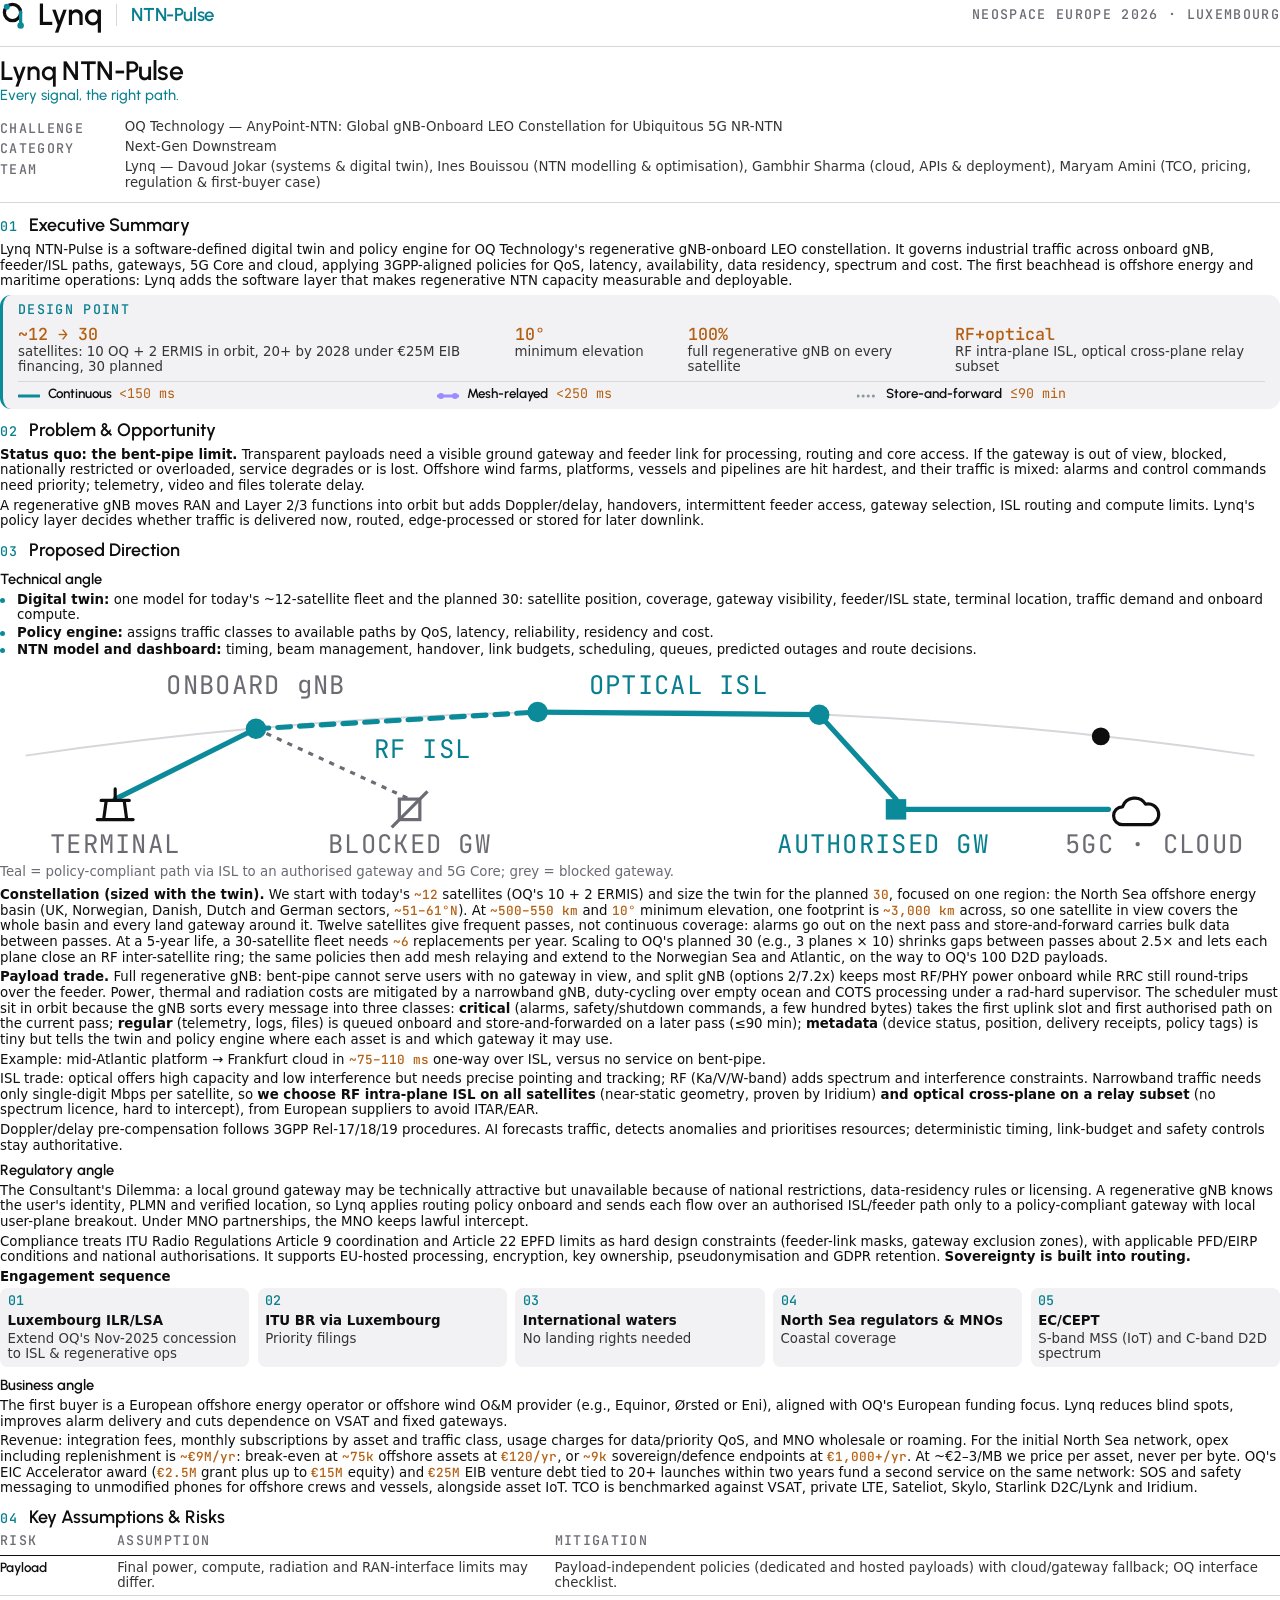
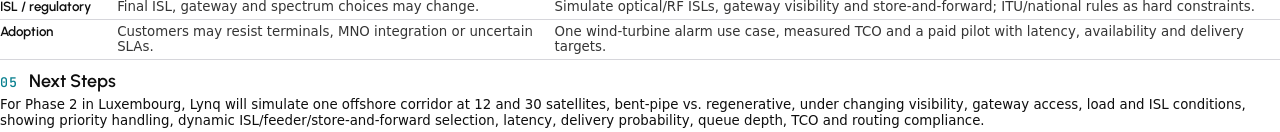
<file: proposal-final/final.html>
<!doctype html>
<html lang="en" class="lynq-light">
<head>
<meta charset="utf-8">
<title>Lynq NTN-Pulse — Team Proposal</title>
<link rel="preconnect" href="https://fonts.googleapis.com">
<link href="https://fonts.googleapis.com/css2?family=Urbanist:wght@500;600;700&family=JetBrains+Mono:wght@400;500&display=block" rel="stylesheet">
<link href="https://api.fontshare.com/v2/css?f[]=satoshi@400,500,700&display=block" rel="stylesheet">
<style>
  :root{
    --page:#FFFFFF; --text:#0E0E0E; --muted:#353535; --caption:#6B6B73;
    --teal:#0B8A9A; --teal-text:#087F8E; --orange-text:#B45F12; --orange:#FAA055;
    --alert:#D1343A; --rule:#D6D6DB; --panel:#F2F2F4;
    --t-cont:#0B8A9A; --t-mesh:#9B8CFF; --t-snf:#B8C4CC;
    --f-head:'Urbanist','Helvetica Neue',Arial,sans-serif;
    --f-body:'Satoshi','Inter',system-ui,sans-serif;
    --f-mono:'JetBrains Mono',ui-monospace,monospace;
  }
  @page{ size:A4; margin:10mm 14mm 9mm 14mm; }
  *{ box-sizing:border-box; }
  html,body{ margin:0; background:var(--page); color:var(--text); }
  body{ font-family:var(--f-body); font-size:10pt; line-height:11.8pt; -webkit-print-color-adjust:exact; print-color-adjust:exact; }

  /* Header */
  .masthead{ display:flex; align-items:center; justify-content:space-between; padding-bottom:4mm; border-bottom:1px solid var(--rule); }
  .logo{ display:flex; align-items:center; gap:8px; }
  .logo svg{ width:30px; height:30px; }
  .logo .word{ font-family:var(--f-head); font-weight:600; font-size:23pt; letter-spacing:-.025em; line-height:1; }
  .logo .divider{ width:1px; height:22px; background:var(--rule); margin:0 6px; }
  .logo .product{ font-family:var(--f-head); font-weight:600; font-size:14pt; color:var(--teal-text); letter-spacing:-.01em; }
  .label{ font-family:var(--f-mono); font-weight:500; font-size:10pt; letter-spacing:.1em; text-transform:uppercase; color:var(--caption); }
  .masthead .label{ text-align:right; line-height:11.8pt; }

  h1.title{ font-family:var(--f-head); font-weight:600; font-size:20pt; line-height:23pt; margin:2.5mm 0 .3mm; letter-spacing:-.015em; }
  .tagline{ font-family:var(--f-head); font-weight:500; font-size:11pt; color:var(--teal-text); margin:0 0 2mm; }

  .meta{ display:grid; grid-template-columns:29mm 1fr; row-gap:.6mm; column-gap:4mm; font-size:10pt; line-height:11.8pt; color:var(--muted); padding:2mm 0 3mm; border-bottom:1px solid var(--rule); margin-bottom:3mm; }
  .meta .label{ padding-top:.6mm; }

  /* Sections */
  h2{ font-family:var(--f-head); font-weight:600; font-size:13.5pt; line-height:17pt; margin:2.6mm 0 1mm; display:flex; align-items:baseline; gap:3mm; break-after:avoid; }
  h2 .num{ font-family:var(--f-mono); font-weight:500; font-size:10pt; color:var(--teal-text); letter-spacing:.08em; }
  h3{ font-family:var(--f-head); font-weight:600; font-size:11pt; line-height:14pt; margin:2mm 0 .8mm; break-after:avoid; }
  p{ margin:0 0 1mm; color:var(--text); }
  strong{ font-weight:700; }
  .lead{ font-weight:700; }
  ul{ margin:0 0 2.2mm; padding-left:0; list-style:none; }
  li{ position:relative; padding-left:4.5mm; margin-bottom:.4mm; }
  li::before{ content:""; position:absolute; left:0; top:4.6pt; width:5px; height:5px; border-radius:50%; background:var(--teal); }
  .num-o{ font-family:var(--f-mono); font-weight:500; color:var(--orange-text); font-size:.95em; }
  em{ font-style:normal; color:var(--teal-text); font-weight:500; }

  /* Design point panel */
  .design{ background:var(--panel); border-radius:3mm; padding:2mm 4mm; margin:1.5mm 0 1.5mm; break-inside:avoid; border-left:3px solid var(--teal); }
  .design .label{ color:var(--teal-text); margin-bottom:1.5mm; display:block; }
  .kpis{ display:grid; grid-template-columns:1.8fr .6fr .95fr 1.15fr; gap:3mm; margin-bottom:1.5mm; }
  .kpi .v{ font-family:var(--f-mono); font-weight:500; font-size:12.5pt; line-height:15pt; white-space:nowrap; color:var(--orange-text); }
  .kpi .k{ font-size:10pt; line-height:11.8pt; color:var(--muted); }
  .tiers{ display:grid; grid-template-columns:repeat(3,1fr); gap:3mm; border-top:1px solid var(--rule); padding-top:1.2mm; }
  .tier{ display:flex; gap:2mm; align-items:center; } .tier > div{ display:flex; gap:2mm; align-items:baseline; }
  .tier svg{ flex:none; margin-top:3px; }
  .tier .n{ font-family:var(--f-head); font-weight:600; font-size:10pt; line-height:11.8pt; }
  .tier .d{ font-family:var(--f-mono); font-size:10pt; color:var(--orange-text); }

  /* Diagram */
  figure{ margin:1.5mm 0 2mm; break-inside:avoid; }
  figure svg{ width:100%; height:auto; display:block; }
  figcaption{ font-size:10pt; line-height:11.8pt; color:var(--caption); margin-top:1.5mm; }

  /* Engagement steps */
  ol.steps{ list-style:none; padding:0; margin:1mm 0 2.5mm; display:grid; grid-template-columns:repeat(5,1fr); gap:2.2mm; break-inside:avoid; }
  ol.steps li{ padding:1.3mm 2mm; margin:0; background:var(--panel); border-radius:2mm; font-size:10pt; line-height:11.8pt; color:var(--muted); }
  ol.steps li::before{ display:none; }
  ol.steps .s{ font-family:var(--f-mono); font-weight:500; font-size:10pt; color:var(--teal-text); display:block; margin-bottom:1mm; }
  ol.steps b{ color:var(--text); font-weight:700; display:block; margin-bottom:.6mm; }

  /* Risk table */
  table{ width:100%; border-collapse:collapse; font-size:10pt; line-height:11.8pt; margin:1mm 0 2mm; break-inside:avoid; }
  th{ text-align:left; font-family:var(--f-mono); font-weight:500; font-size:10pt; letter-spacing:.1em; text-transform:uppercase; color:var(--caption); padding:0 3mm 1.5mm 0; border-bottom:1px solid var(--text); }
  td{ vertical-align:top; padding:1mm 3mm 1mm 0; border-bottom:1px solid var(--rule); color:var(--muted); }
  td:first-child{ font-family:var(--f-head); font-weight:600; color:var(--text); font-size:10pt; width:31mm; }

  /* Roles */
  .roles{ display:grid; grid-template-columns:repeat(4,1fr); gap:2.5mm; margin-top:2mm; break-inside:avoid; }
  .role{ border-top:2px solid var(--teal); padding-top:2mm; }
  .role .n{ font-family:var(--f-head); font-weight:600; font-size:10pt; line-height:11.8pt; }
  .role .r{ font-size:10pt; line-height:11.8pt; color:var(--caption); }

  .footer{ margin-top:4mm; padding-top:3mm; border-top:1px solid var(--rule); display:flex; justify-content:space-between; align-items:center; break-inside:avoid; }
  .footer .credit{ font-family:var(--f-mono); font-size:10pt; letter-spacing:.1em; text-transform:uppercase; color:var(--caption); }
  .footer .credit b{ color:var(--text); font-weight:500; }
</style>
</head>
<body>

<header class="masthead">
  <div class="logo">
    <svg viewBox="0 0 24 24" aria-label="Lynq"><circle cx="10" cy="10" r="6.5" fill="none" stroke="#0E0E0E" stroke-width="2.6"/><path d="M16.5 9.5V19" stroke="#0B8A9A" stroke-width="2.6" stroke-linecap="round"/><circle cx="16.5" cy="20.4" r="2.6" fill="#0B8A9A"/><circle cx="5.4" cy="5.4" r="2.4" fill="#0B8A9A"/></svg>
    <span class="word">Lynq</span>
    <span class="divider"></span>
    <span class="product">NTN-Pulse</span>
  </div>
  <div class="label">NEOSPACE Europe 2026 · Luxembourg</div>
</header>

<h1 class="title">Lynq NTN-Pulse</h1>
<p class="tagline">Every signal, the right path.</p>

<div class="meta">
  <span class="label">Challenge</span><span>OQ Technology — AnyPoint-NTN: Global gNB-Onboard LEO Constellation for Ubiquitous 5G NR-NTN</span>
  <span class="label">Category</span><span>Next-Gen Downstream</span>
  <span class="label">Team</span><span>Lynq — Davoud Jokar (systems &amp; digital twin), Ines Bouissou (NTN modelling &amp; optimisation), Gambhir Sharma (cloud, APIs &amp; deployment), Maryam Amini (TCO, pricing, regulation &amp; first-buyer case)</span>
</div>

<h2><span class="num">01</span>Executive Summary</h2>
<p>Lynq NTN-Pulse is a software-defined digital twin and policy engine for OQ Technology's regenerative gNB-onboard LEO constellation. It governs industrial traffic across onboard gNB, feeder/ISL paths, gateways, 5G Core and cloud, applying 3GPP-aligned policies for QoS, latency, availability, data residency, spectrum and cost. The first beachhead is offshore energy and maritime operations: Lynq adds the software layer that makes regenerative NTN capacity measurable and deployable.</p>

<div class="design">
  <span class="label">Design point</span>
  <div class="kpis">
    <div class="kpi"><div class="v">~12 → 30</div><div class="k">satellites: 10 OQ + 2 ERMIS in orbit, 20+ by 2028 under €25M EIB financing, 30 planned</div></div>
    <div class="kpi"><div class="v">10°</div><div class="k">minimum elevation</div></div>
    <div class="kpi"><div class="v">100%</div><div class="k">full regenerative gNB on every satellite</div></div>
    <div class="kpi"><div class="v">RF+optical</div><div class="k">RF intra-plane ISL, optical cross-plane relay subset</div></div>
  </div>
  <div class="tiers">
    <div class="tier"><svg width="22" height="8"><line x1="1" y1="4" x2="21" y2="4" stroke="var(--t-cont)" stroke-width="3" stroke-linecap="round"/></svg><div><div class="n">Continuous</div><div class="d">&lt;150 ms</div></div></div>
    <div class="tier"><svg width="22" height="8"><line x1="1" y1="4" x2="21" y2="4" stroke="var(--t-mesh)" stroke-width="3" stroke-linecap="round"/><circle cx="4" cy="4" r="3" fill="var(--t-mesh)"/><circle cx="18" cy="4" r="3" fill="var(--t-mesh)"/></svg><div><div class="n">Mesh-relayed</div><div class="d">&lt;250 ms</div></div></div>
    <div class="tier"><svg width="22" height="8"><line x1="1" y1="4" x2="21" y2="4" stroke="#8A97A0" stroke-width="3" stroke-linecap="round" stroke-dasharray="0.1 5"/></svg><div><div class="n">Store-and-forward</div><div class="d">≤90 min</div></div></div>
  </div>
</div>


<h2><span class="num">02</span>Problem &amp; Opportunity</h2>
<p><span class="lead">Status quo: the bent-pipe limit.</span> Transparent payloads need a visible ground gateway and feeder link for processing, routing and core access. If the gateway is out of view, blocked, nationally restricted or overloaded, service degrades or is lost. Offshore wind farms, platforms, vessels and pipelines are hit hardest, and their traffic is mixed: alarms and control commands need priority; telemetry, video and files tolerate delay.</p>
<p>A regenerative gNB moves RAN and Layer 2/3 functions into orbit but adds Doppler/delay, handovers, intermittent feeder access, gateway selection, ISL routing and compute limits. Lynq's policy layer decides whether traffic is delivered now, routed, edge-processed or stored for later downlink.</p>

<h2><span class="num">03</span>Proposed Direction</h2>
<h3>Technical angle</h3>
<ul>
  <li><strong>Digital twin:</strong> one model for today's ~12-satellite fleet and the planned 30: satellite position, coverage, gateway visibility, feeder/ISL state, terminal location, traffic demand and onboard compute.</li>
  <li><strong>Policy engine:</strong> assigns traffic classes to available paths by QoS, latency, reliability, residency and cost.</li>
  <li><strong>NTN model and dashboard:</strong> timing, beam management, handover, link budgets, scheduling, queues, predicted outages and route decisions.</li>
</ul>
<figure>
<svg viewBox="0 0 1000 150" xmlns="http://www.w3.org/2000/svg" font-family="JetBrains Mono, monospace">
  <path d="M20 70 Q500 0 980 70" fill="none" stroke="#D6D6DB" stroke-width="1.5"/>
  <line x1="90" y1="104" x2="200" y2="49" stroke="#0B8A9A" stroke-width="4" stroke-linecap="round"/>
  <line x1="200" y1="49" x2="420" y2="36" stroke="#0B8A9A" stroke-width="4" stroke-linecap="round" stroke-dasharray="10 7"/>
  <line x1="420" y1="36" x2="640" y2="38" stroke="#0B8A9A" stroke-width="4" stroke-linecap="round"/>
  <line x1="640" y1="38" x2="700" y2="104" stroke="#0B8A9A" stroke-width="4" stroke-linecap="round"/>
  <line x1="200" y1="49" x2="320" y2="104" stroke="#6B6B73" stroke-width="2.5" stroke-dasharray="4 5"/>
  <line x1="708" y1="112" x2="866" y2="112" stroke="#0B8A9A" stroke-width="4" stroke-linecap="round"/>
  <circle cx="200" cy="49" r="8" fill="#0B8A9A"/>
  <circle cx="420" cy="36" r="8" fill="#0B8A9A"/>
  <circle cx="640" cy="38" r="8" fill="#0B8A9A"/>
  <circle cx="860" cy="55" r="7" fill="#0E0E0E"/>
  <g transform="translate(76 96)" fill="none" stroke="#0E0E0E" stroke-width="2.5" stroke-linecap="round" stroke-linejoin="round">
    <path d="M0 24 L28 24 M5 24 L7 9 M23 24 L21 9 M3 9 L25 9 M14 9 L14 0"/>
  </g>
  <rect x="312" y="104" width="16" height="16" fill="none" stroke="#6B6B73" stroke-width="2.5"/>
  <line x1="306" y1="126" x2="334" y2="98" stroke="#6B6B73" stroke-width="2.5"/>
  <rect x="692" y="104" width="16" height="16" fill="#0B8A9A"/>
  <g transform="translate(870 98)" fill="none" stroke="#0E0E0E" stroke-width="2.5" stroke-linecap="round" stroke-linejoin="round">
    <path d="M7 26 a7 7 0 0 1 0-14 a10 10 0 0 1 18-2 a7 7 0 0 1 4 16 Z"/>
  </g>
  <g font-size="20" fill="#6B6B73" letter-spacing="1" text-anchor="middle">
    <text x="90" y="146">TERMINAL</text>
    <text x="200" y="22">ONBOARD gNB</text>
    <text x="330" y="72" fill="#087F8E">RF ISL</text>
    <text x="530" y="22" fill="#087F8E">OPTICAL ISL</text>
    <text x="320" y="146">BLOCKED GW</text>
    <text x="690" y="146" fill="#087F8E">AUTHORISED GW</text>
    <text x="902" y="146">5GC · CLOUD</text>
  </g>
</svg>
<figcaption>Teal = policy-compliant path via ISL to an authorised gateway and 5G Core; grey = blocked gateway.</figcaption>
</figure>

<p><span class="lead">Constellation (sized with the twin).</span> We start with today's <span class="num-o">~12</span> satellites (OQ's 10 + 2 ERMIS) and size the twin for the planned <span class="num-o">30</span>, focused on one region: the North Sea offshore energy basin (UK, Norwegian, Danish, Dutch and German sectors, <span class="num-o">~51–61°N</span>). At <span class="num-o">~500–550 km</span> and <span class="num-o">10°</span> minimum elevation, one footprint is <span class="num-o">~3,000 km</span> across, so one satellite in view covers the whole basin and every land gateway around it. Twelve satellites give frequent passes, not continuous coverage: alarms go out on the next pass and store-and-forward carries bulk data between passes. At a 5-year life, a 30-satellite fleet needs <span class="num-o">~6</span> replacements per year. Scaling to OQ's planned 30 (e.g., 3 planes × 10) shrinks gaps between passes about 2.5× and lets each plane close an RF inter-satellite ring; the same policies then add mesh relaying and extend to the Norwegian Sea and Atlantic, on the way to OQ's 100 D2D payloads.</p>
<p><span class="lead">Payload trade.</span> Full regenerative gNB: bent-pipe cannot serve users with no gateway in view, and split gNB (options 2/7.2x) keeps most RF/PHY power onboard while RRC still round-trips over the feeder. Power, thermal and radiation costs are mitigated by a narrowband gNB, duty-cycling over empty ocean and COTS processing under a rad-hard supervisor. The scheduler must sit in orbit because the gNB sorts every message into three classes: <strong>critical</strong> (alarms, safety/shutdown commands, a few hundred bytes) takes the first uplink slot and first authorised path on the current pass; <strong>regular</strong> (telemetry, logs, files) is queued onboard and store-and-forwarded on a later pass (≤90 min); <strong>metadata</strong> (device status, position, delivery receipts, policy tags) is tiny but tells the twin and policy engine where each asset is and which gateway it may use.</p>
<p>Example: mid-Atlantic platform → Frankfurt cloud in <span class="num-o">~75–110 ms</span> one-way over ISL, versus no service on bent-pipe.</p>
<p>ISL trade: optical offers high capacity and low interference but needs precise pointing and tracking; RF (Ka/V/W-band) adds spectrum and interference constraints. Narrowband traffic needs only single-digit Mbps per satellite, so <strong>we choose RF intra-plane ISL on all satellites</strong> (near-static geometry, proven by Iridium) <strong>and optical cross-plane on a relay subset</strong> (no spectrum licence, hard to intercept), from European suppliers to avoid ITAR/EAR.</p>
<p>Doppler/delay pre-compensation follows 3GPP Rel-17/18/19 procedures. AI forecasts traffic, detects anomalies and prioritises resources; deterministic timing, link-budget and safety controls stay authoritative.</p>

<h3>Regulatory angle</h3>
<p>The Consultant's Dilemma: a local ground gateway may be technically attractive but unavailable because of national restrictions, data-residency rules or licensing. A regenerative gNB knows the user's identity, PLMN and verified location, so Lynq applies routing policy onboard and sends each flow over an authorised ISL/feeder path only to a policy-compliant gateway with local user-plane breakout. Under MNO partnerships, the MNO keeps lawful intercept.</p>
<p>Compliance treats ITU Radio Regulations Article 9 coordination and Article 22 EPFD limits as hard design constraints (feeder-link masks, gateway exclusion zones), with applicable PFD/EIRP conditions and national authorisations. It supports EU-hosted processing, encryption, key ownership, pseudonymisation and GDPR retention. <strong>Sovereignty is built into routing.</strong></p>
<p class="lead" style="margin-bottom:1mm">Engagement sequence</p>
<ol class="steps">
  <li><span class="s">01</span><b>Luxembourg ILR/LSA</b>Extend OQ's Nov-2025 concession to ISL &amp; regenerative ops</li>
  <li><span class="s">02</span><b>ITU BR via Luxembourg</b>Priority filings</li>
  <li><span class="s">03</span><b>International waters</b>No landing rights needed</li>
  <li><span class="s">04</span><b>North Sea regulators &amp; MNOs</b>Coastal coverage</li>
  <li><span class="s">05</span><b>EC/CEPT</b>S-band MSS (IoT) and C-band D2D spectrum</li>
</ol>

<h3>Business angle</h3>
<p>The first buyer is a European offshore energy operator or offshore wind O&amp;M provider (e.g., Equinor, Ørsted or Eni), aligned with OQ's European funding focus. Lynq reduces blind spots, improves alarm delivery and cuts dependence on VSAT and fixed gateways.</p>
<p>Revenue: integration fees, monthly subscriptions by asset and traffic class, usage charges for data/priority QoS, and MNO wholesale or roaming. For the initial North Sea network, opex including replenishment is <span class="num-o">~€9M/yr</span>: break-even at <span class="num-o">~75k</span> offshore assets at <span class="num-o">€120/yr</span>, or <span class="num-o">~9k</span> sovereign/defence endpoints at <span class="num-o">€1,000+/yr</span>. At ~€2–3/MB we price per asset, never per byte. OQ's EIC Accelerator award (<span class="num-o">€2.5M</span> grant plus up to <span class="num-o">€15M</span> equity) and <span class="num-o">€25M</span> EIB venture debt tied to 20+ launches within two years fund a second service on the same network: SOS and safety messaging to unmodified phones for offshore crews and vessels, alongside asset IoT. TCO is benchmarked against VSAT, private LTE, Sateliot, Skylo, Starlink D2C/Lynk and Iridium.</p>

<h2><span class="num">04</span>Key Assumptions &amp; Risks</h2>
<table>
  <thead><tr><th>Risk</th><th>Assumption</th><th>Mitigation</th></tr></thead>
  <tbody>
    <tr><td>Payload</td><td>Final power, compute, radiation and RAN-interface limits may differ.</td><td>Payload-independent policies (dedicated and hosted payloads) with cloud/gateway fallback; OQ interface checklist.</td></tr>
    <tr><td>ISL / regulatory</td><td>Final ISL, gateway and spectrum choices may change.</td><td>Simulate optical/RF ISLs, gateway visibility and store-and-forward; ITU/national rules as hard constraints.</td></tr>
    <tr><td>Adoption</td><td>Customers may resist terminals, MNO integration or uncertain SLAs.</td><td>One wind-turbine alarm use case, measured TCO and a paid pilot with latency, availability and delivery targets.</td></tr>
  </tbody>
</table>

<h2><span class="num">05</span>Next Steps</h2>
<p>For Phase 2 in Luxembourg, Lynq will simulate one offshore corridor at 12 and 30 satellites, bent-pipe vs. regenerative, under changing visibility, gateway access, load and ISL conditions, showing priority handling, dynamic ISL/feeder/store-and-forward selection, latency, delivery probability, queue depth, TCO and routing compliance.</p>

</body>
</html>
</file>
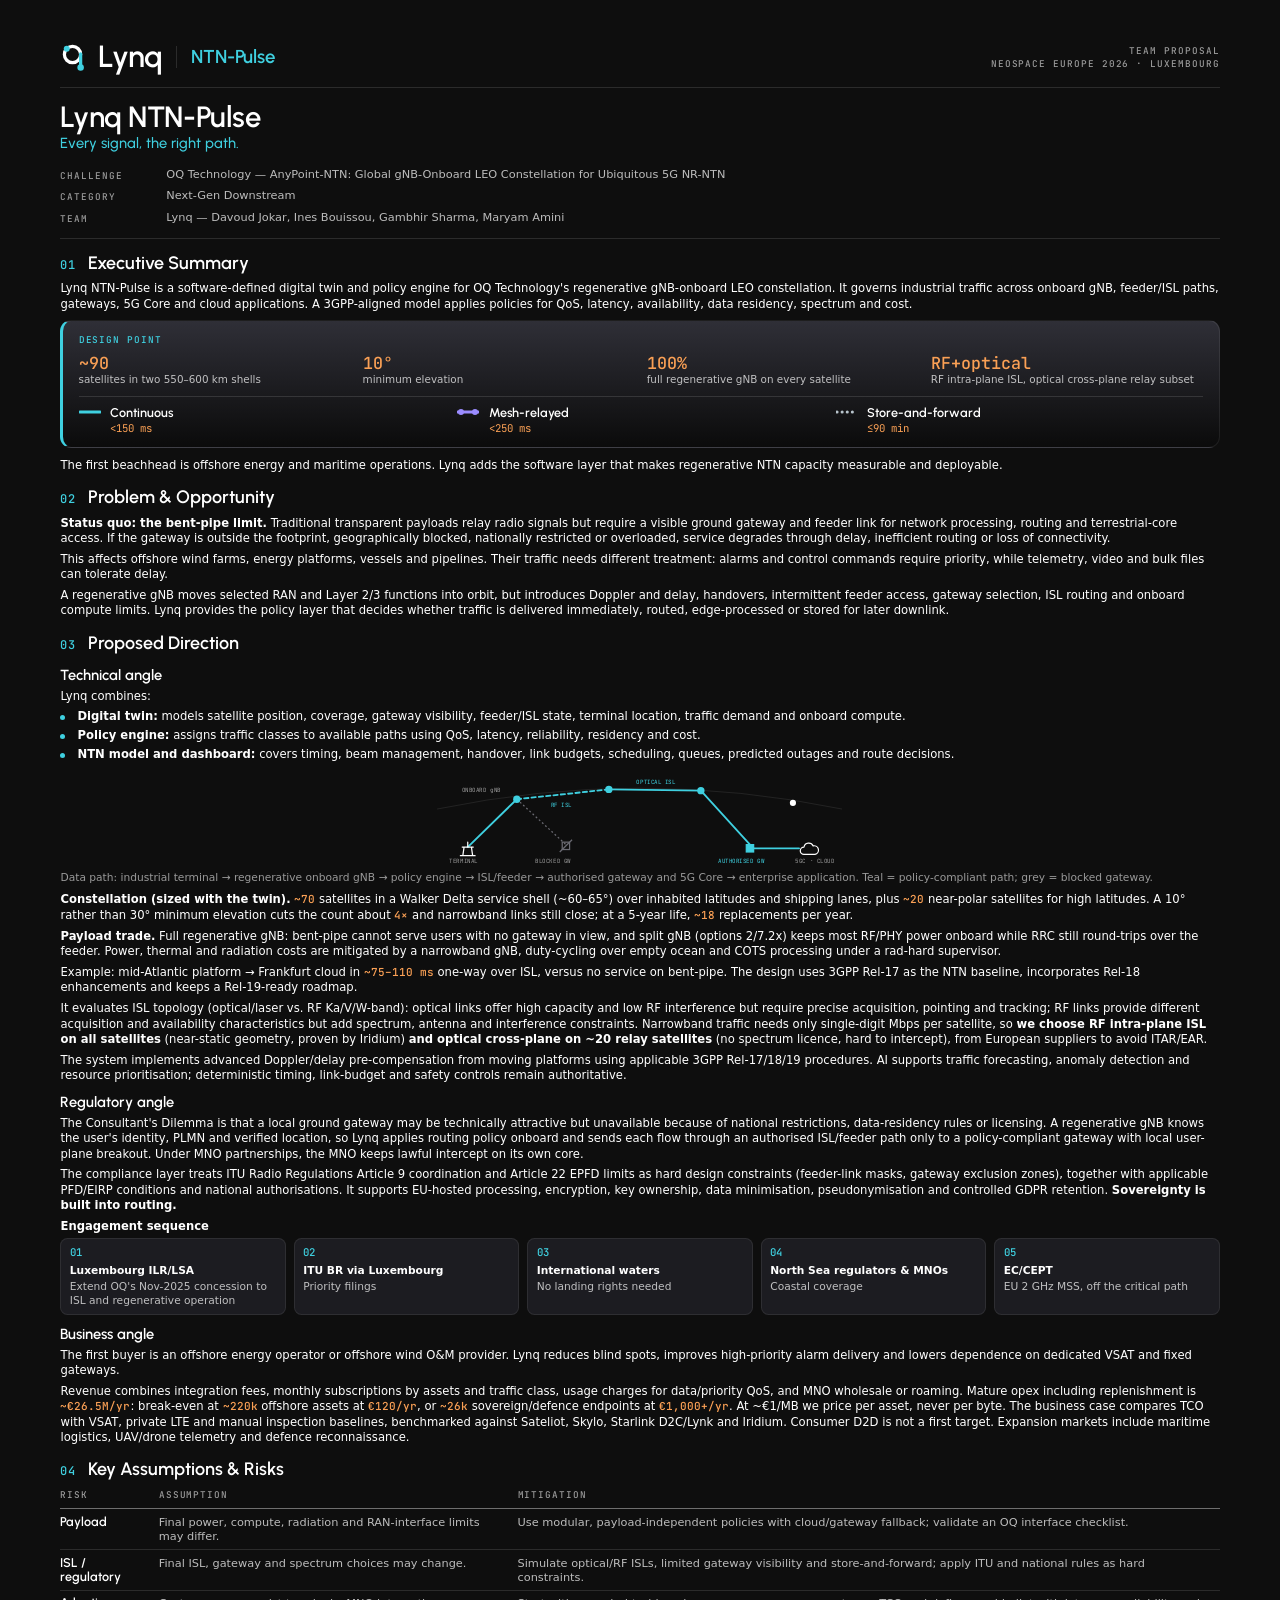
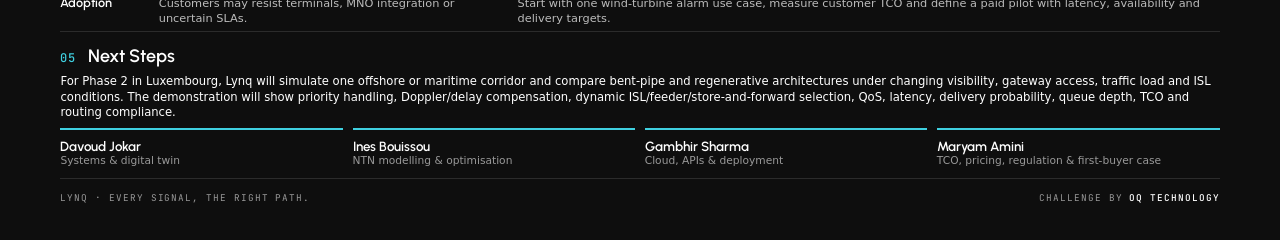
<file: proposal/team-proposal-v2-dark.html>
<!doctype html>
<html lang="en" >
<head>
<meta charset="utf-8">
<title>Lynq NTN-Pulse — Team Proposal (dark)</title>
<link rel="preconnect" href="https://fonts.googleapis.com">
<link href="https://fonts.googleapis.com/css2?family=Urbanist:wght@500;600;700&family=JetBrains+Mono:wght@400;500&display=block" rel="stylesheet">
<link href="https://api.fontshare.com/v2/css?f[]=satoshi@400,500,700&display=block" rel="stylesheet">
<style>
  :root{
    --page:#0E0E0E; --text:#FFFFFF; --muted:rgba(255,255,255,.72); --caption:#999999;
    --teal:#3FD0E0; --teal-text:#3FD0E0; --orange-text:#FAA055; --orange:#FAA055;
    --alert:#FF5A5F; --rule:rgba(255,255,255,.12); --panel:#1C1C21;
    --t-cont:#3FD0E0; --t-mesh:#9B8CFF; --t-snf:#B8C4CC;
    --f-head:'Urbanist','Helvetica Neue',Arial,sans-serif;
    --f-body:'Satoshi','Inter',system-ui,sans-serif;
    --f-mono:'JetBrains Mono',ui-monospace,monospace;
  }
  @page{ size:A4; margin:0; }
  *{ box-sizing:border-box; }
  html,body{ margin:0; background:var(--page); color:var(--text); }
  html{ background:#0E0E0E; }
  table.pw{ width:100%; border-collapse:collapse; margin:0; break-inside:auto; font-size:inherit; line-height:inherit; }
  table.pw > thead > tr > td, table.pw > tfoot > tr > td{ padding:0; border:0; }
  table.pw > tbody > tr > td.pc{ padding:0 16mm; border:0; width:auto; font:inherit; color:inherit; }
  body{ font-family:var(--f-body); font-size:8.7pt; line-height:11.6pt; -webkit-print-color-adjust:exact; print-color-adjust:exact; }

  /* Header */
  .masthead{ display:flex; align-items:center; justify-content:space-between; padding-bottom:4mm; border-bottom:1px solid var(--rule); }
  .logo{ display:flex; align-items:center; gap:8px; }
  .logo svg{ width:30px; height:30px; }
  .logo .word{ font-family:var(--f-head); font-weight:600; font-size:23pt; letter-spacing:-.025em; line-height:1; }
  .logo .divider{ width:1px; height:22px; background:var(--rule); margin:0 6px; }
  .logo .product{ font-family:var(--f-head); font-weight:600; font-size:14pt; color:var(--teal-text); letter-spacing:-.01em; }
  .label{ font-family:var(--f-mono); font-weight:500; font-size:7pt; letter-spacing:.1em; text-transform:uppercase; color:var(--caption); }
  .masthead .label{ text-align:right; line-height:10pt; }

  h1.title{ font-family:var(--f-head); font-weight:600; font-size:22pt; line-height:26pt; margin:3mm 0 .5mm; letter-spacing:-.015em; }
  .tagline{ font-family:var(--f-head); font-weight:500; font-size:11pt; color:var(--teal-text); margin:0 0 2mm; }

  .meta{ display:grid; grid-template-columns:24mm 1fr; row-gap:1.2mm; column-gap:4mm; font-size:8.5pt; line-height:11pt; color:var(--muted); padding:2mm 0 3mm; border-bottom:1px solid var(--rule); margin-bottom:3mm; }
  .meta .label{ padding-top:.6mm; }

  /* Sections */
  h2{ font-family:var(--f-head); font-weight:600; font-size:13.5pt; line-height:17pt; margin:3.4mm 0 1.3mm; display:flex; align-items:baseline; gap:3mm; break-after:avoid; }
  h2 .num{ font-family:var(--f-mono); font-weight:500; font-size:9pt; color:var(--teal-text); letter-spacing:.08em; }
  h3{ font-family:var(--f-head); font-weight:600; font-size:11pt; line-height:14pt; margin:2.6mm 0 1mm; break-after:avoid; }
  p{ margin:0 0 1.4mm; color:var(--text); }
  strong{ font-weight:700; }
  .lead{ font-weight:700; }
  ul{ margin:0 0 2.2mm; padding-left:0; list-style:none; }
  li{ position:relative; padding-left:4.5mm; margin-bottom:.9mm; }
  li::before{ content:""; position:absolute; left:0; top:4.6pt; width:5px; height:5px; border-radius:50%; background:var(--teal); }
  .num-o{ font-family:var(--f-mono); font-weight:500; color:var(--orange-text); font-size:.95em; }
  em{ font-style:normal; color:var(--teal-text); font-weight:500; }

  /* Design point panel */
  .design{ background:linear-gradient(180deg,#2F2F37 0%,#0B0B0B 100%); border:1px solid rgba(255,255,255,.08); border-radius:3mm; padding:3mm 4mm; margin:2mm 0 2.5mm; break-inside:avoid; border-left:3px solid var(--teal); }
  .design .label{ color:var(--teal-text); margin-bottom:1.5mm; display:block; }
  .kpis{ display:grid; grid-template-columns:repeat(4,1fr); gap:3mm; margin-bottom:2.5mm; }
  .kpi .v{ font-family:var(--f-mono); font-weight:500; font-size:12.5pt; line-height:15pt; white-space:nowrap; color:var(--orange-text); }
  .kpi .k{ font-size:7.8pt; line-height:10pt; color:var(--muted); }
  .tiers{ display:grid; grid-template-columns:repeat(3,1fr); gap:3mm; border-top:1px solid var(--rule); padding-top:2mm; }
  .tier{ display:flex; gap:2.5mm; align-items:flex-start; }
  .tier svg{ flex:none; margin-top:3px; }
  .tier .n{ font-family:var(--f-head); font-weight:600; font-size:9.5pt; line-height:12pt; }
  .tier .d{ font-family:var(--f-mono); font-size:8pt; color:var(--orange-text); }

  /* Diagram */
  figure{ margin:1.5mm 0 2mm; break-inside:avoid; }
  figure svg{ width:100%; height:auto; display:block; }
  figcaption{ font-size:8pt; line-height:10.5pt; color:var(--caption); margin-top:1.5mm; }

  /* Engagement steps */
  ol.steps{ list-style:none; padding:0; margin:1mm 0 2.5mm; display:grid; grid-template-columns:repeat(5,1fr); gap:2.2mm; break-inside:avoid; }
  ol.steps li{ padding:1.8mm 2.2mm; margin:0; background:var(--panel); border:1px solid rgba(255,255,255,.08); border-radius:2mm; font-size:8pt; line-height:10.4pt; color:var(--muted); }
  ol.steps li::before{ display:none; }
  ol.steps .s{ font-family:var(--f-mono); font-weight:500; font-size:8pt; color:var(--teal-text); display:block; margin-bottom:1mm; }
  ol.steps b{ color:var(--text); font-weight:700; display:block; margin-bottom:.6mm; }

  /* Risk table */
  table{ width:100%; border-collapse:collapse; font-size:8.5pt; line-height:11pt; margin:1mm 0 2mm; break-inside:avoid; }
  th{ text-align:left; border-bottom-color:rgba(255,255,255,.4) !important; font-family:var(--f-mono); font-weight:500; font-size:7pt; letter-spacing:.1em; text-transform:uppercase; color:var(--caption); padding:0 3mm 1.5mm 0; border-bottom:1px solid var(--text); }
  td{ vertical-align:top; padding:1.4mm 3mm 1.4mm 0; border-bottom:1px solid var(--rule); color:var(--muted); }
  td:first-child{ font-family:var(--f-head); font-weight:600; color:var(--text); font-size:9.5pt; width:26mm; }

  /* Roles */
  .roles{ display:grid; grid-template-columns:repeat(4,1fr); gap:2.5mm; margin-top:2mm; break-inside:avoid; }
  .role{ border-top:2px solid var(--teal); padding-top:2mm; }
  .role .n{ font-family:var(--f-head); font-weight:600; font-size:10pt; line-height:12.5pt; }
  .role .r{ font-size:8pt; line-height:10.4pt; color:var(--caption); }

  .footer{ margin-top:2.5mm; padding-top:3mm; border-top:1px solid var(--rule); display:flex; justify-content:space-between; align-items:center; break-inside:avoid; }
  .footer .credit{ font-family:var(--f-mono); font-size:7pt; letter-spacing:.1em; text-transform:uppercase; color:var(--caption); }
  .footer .credit b{ color:var(--text); font-weight:500; }
</style>
</head>
<body>
<table class="pw"><thead><tr><td style="height:11mm"></td></tr></thead><tfoot><tr><td style="height:9mm"></td></tr></tfoot><tbody><tr><td class="pc">

<header class="masthead">
  <div class="logo">
    <svg viewBox="0 0 24 24" aria-label="Lynq"><circle cx="10" cy="10" r="6.5" fill="none" stroke="#FFFFFF" stroke-width="2.6"/><path d="M16.5 9.5V19" stroke="#3FD0E0" stroke-width="2.6" stroke-linecap="round"/><circle cx="16.5" cy="20.4" r="2.6" fill="#3FD0E0"/><circle cx="5.4" cy="5.4" r="2.4" fill="#3FD0E0"/></svg>
    <span class="word">Lynq</span>
    <span class="divider"></span>
    <span class="product">NTN-Pulse</span>
  </div>
  <div class="label">Team proposal<br>NEOSPACE Europe 2026 · Luxembourg</div>
</header>

<h1 class="title">Lynq NTN-Pulse</h1>
<p class="tagline">Every signal, the right path.</p>

<div class="meta">
  <span class="label">Challenge</span><span>OQ Technology — AnyPoint-NTN: Global gNB-Onboard LEO Constellation for Ubiquitous 5G NR-NTN</span>
  <span class="label">Category</span><span>Next-Gen Downstream</span>
  <span class="label">Team</span><span>Lynq — Davoud Jokar, Ines Bouissou, Gambhir Sharma, Maryam Amini</span>
</div>

<h2><span class="num">01</span>Executive Summary</h2>
<p>Lynq NTN-Pulse is a software-defined digital twin and policy engine for OQ Technology's regenerative gNB-onboard LEO constellation. It governs industrial traffic across onboard gNB, feeder/ISL paths, gateways, 5G Core and cloud applications. A 3GPP-aligned model applies policies for QoS, latency, availability, data residency, spectrum and cost.</p>

<div class="design">
  <span class="label">Design point</span>
  <div class="kpis">
    <div class="kpi"><div class="v">~90</div><div class="k">satellites in two 550–600 km shells</div></div>
    <div class="kpi"><div class="v">10°</div><div class="k">minimum elevation</div></div>
    <div class="kpi"><div class="v">100%</div><div class="k">full regenerative gNB on every satellite</div></div>
    <div class="kpi"><div class="v">RF+optical</div><div class="k">RF intra-plane ISL, optical cross-plane relay subset</div></div>
  </div>
  <div class="tiers">
    <div class="tier"><svg width="22" height="8"><line x1="1" y1="4" x2="21" y2="4" stroke="var(--t-cont)" stroke-width="3" stroke-linecap="round"/></svg><div><div class="n">Continuous</div><div class="d">&lt;150 ms</div></div></div>
    <div class="tier"><svg width="22" height="8"><line x1="1" y1="4" x2="21" y2="4" stroke="var(--t-mesh)" stroke-width="3" stroke-linecap="round"/><circle cx="4" cy="4" r="3" fill="var(--t-mesh)"/><circle cx="18" cy="4" r="3" fill="var(--t-mesh)"/></svg><div><div class="n">Mesh-relayed</div><div class="d">&lt;250 ms</div></div></div>
    <div class="tier"><svg width="22" height="8"><line x1="1" y1="4" x2="21" y2="4" stroke="#B8C4CC" stroke-width="3" stroke-linecap="round" stroke-dasharray="0.1 5"/></svg><div><div class="n">Store-and-forward</div><div class="d">≤90 min</div></div></div>
  </div>
</div>

<p>The first beachhead is offshore energy and maritime operations. Lynq adds the software layer that makes regenerative NTN capacity measurable and deployable.</p>

<h2><span class="num">02</span>Problem &amp; Opportunity</h2>
<p><span class="lead">Status quo: the bent-pipe limit.</span> Traditional transparent payloads relay radio signals but require a visible ground gateway and feeder link for network processing, routing and terrestrial-core access. If the gateway is outside the footprint, geographically blocked, nationally restricted or overloaded, service degrades through delay, inefficient routing or loss of connectivity.</p>
<p>This affects offshore wind farms, energy platforms, vessels and pipelines. Their traffic needs different treatment: alarms and control commands require priority, while telemetry, video and bulk files can tolerate delay.</p>
<p>A regenerative gNB moves selected RAN and Layer 2/3 functions into orbit, but introduces Doppler and delay, handovers, intermittent feeder access, gateway selection, ISL routing and onboard compute limits. Lynq provides the policy layer that decides whether traffic is delivered immediately, routed, edge-processed or stored for later downlink.</p>

<h2><span class="num">03</span>Proposed Direction</h2>
<h3>Technical angle</h3>
<p>Lynq combines:</p>
<ul>
  <li><strong>Digital twin:</strong> models satellite position, coverage, gateway visibility, feeder/ISL state, terminal location, traffic demand and onboard compute.</li>
  <li><strong>Policy engine:</strong> assigns traffic classes to available paths using QoS, latency, reliability, residency and cost.</li>
  <li><strong>NTN model and dashboard:</strong> covers timing, beam management, handover, link budgets, scheduling, queues, predicted outages and route decisions.</li>
</ul>
<figure>
<svg viewBox="0 -4 700 154" style="max-height:25mm" xmlns="http://www.w3.org/2000/svg" font-family="JetBrains Mono, monospace">
  <!-- orbit arc -->
  <path d="M20 58 Q350 -10 680 58" fill="none" stroke="rgba(255,255,255,.14)" stroke-width="1"/>
  <!-- service link terminal -> sat1 -->
  <line x1="70" y1="120" x2="150" y2="42" stroke="#3FD0E0" stroke-width="3" stroke-linecap="round"/>
  <!-- RF ISL (dashed) sat1->sat2 -->
  <line x1="150" y1="42" x2="300" y2="26" stroke="#3FD0E0" stroke-width="3" stroke-linecap="round" stroke-dasharray="7 5"/>
  <!-- optical ISL sat2->sat3 -->
  <line x1="300" y1="26" x2="450" y2="28" stroke="#3FD0E0" stroke-width="3" stroke-linecap="round"/>
  <!-- feeder sat3 -> gw -->
  <line x1="450" y1="28" x2="530" y2="116" stroke="#3FD0E0" stroke-width="3" stroke-linecap="round"/>
  <!-- blocked feeder sat1 -> blocked gw -->
  <line x1="150" y1="42" x2="230" y2="116" stroke="#6B6B73" stroke-width="2" stroke-dasharray="3 4"/>
  <!-- gw -> core/cloud -->
  <line x1="537" y1="122" x2="610" y2="122" stroke="#3FD0E0" stroke-width="3" stroke-linecap="round"/>

  <!-- satellites -->
  <circle cx="150" cy="42" r="6" fill="#3FD0E0"/>
  <circle cx="300" cy="26" r="6" fill="#3FD0E0"/>
  <circle cx="450" cy="28" r="6" fill="#3FD0E0"/>
  <circle cx="600" cy="48" r="5" fill="#FFFFFF"/>

  <!-- terminal: offshore platform icon -->
  <g transform="translate(58 112)" fill="none" stroke="#FFFFFF" stroke-width="2" stroke-linecap="round" stroke-linejoin="round">
    <path d="M0 22 L24 22 M4 22 L6 8 M20 22 L18 8 M3 8 L21 8 M12 8 L12 0"/>
  </g>
  <!-- blocked gateway -->
  <rect x="224" y="112" width="12" height="12" fill="none" stroke="#6B6B73" stroke-width="2"/>
  <line x1="220" y1="128" x2="240" y2="108" stroke="#6B6B73" stroke-width="2"/>
  <!-- compliant gateway -->
  <rect x="524" y="116" width="12" height="12" fill="#3FD0E0" stroke="#3FD0E0" stroke-width="2"/>
  <!-- cloud -->
  <g transform="translate(612 110)" fill="none" stroke="#FFFFFF" stroke-width="2" stroke-linecap="round" stroke-linejoin="round">
    <path d="M6 22 a6 6 0 0 1 0-12 a8 8 0 0 1 15-2 a6 6 0 0 1 3 14 Z"/>
  </g>

  <g font-size="9.5" fill="#999999" letter-spacing="0.9">
    <text x="40" y="146">TERMINAL</text>
    <text x="60" y="30">ONBOARD gNB</text>
    <text x="205" y="54" fill="#3FD0E0">RF ISL</text>
    <text x="345" y="18" fill="#3FD0E0">OPTICAL ISL</text>
    <text x="180" y="146">BLOCKED GW</text>
    <text x="478" y="146" fill="#3FD0E0">AUTHORISED GW</text>
    <text x="604" y="146">5GC · CLOUD</text>
  </g>
</svg>
<figcaption>Data path: industrial terminal → regenerative onboard gNB → policy engine → ISL/feeder → authorised gateway and 5G Core → enterprise application. Teal = policy-compliant path; grey = blocked gateway.</figcaption>
</figure>

<p><span class="lead">Constellation (sized with the twin).</span> <span class="num-o">~70</span> satellites in a Walker Delta service shell (~60–65°) over inhabited latitudes and shipping lanes, plus <span class="num-o">~20</span> near-polar satellites for high latitudes. A 10° rather than 30° minimum elevation cuts the count about <span class="num-o">4×</span> and narrowband links still close; at a 5-year life, <span class="num-o">~18</span> replacements per year.</p>
<p><span class="lead">Payload trade.</span> Full regenerative gNB: bent-pipe cannot serve users with no gateway in view, and split gNB (options 2/7.2x) keeps most RF/PHY power onboard while RRC still round-trips over the feeder. Power, thermal and radiation costs are mitigated by a narrowband gNB, duty-cycling over empty ocean and COTS processing under a rad-hard supervisor.</p>


<p>Example: mid-Atlantic platform → Frankfurt cloud in <span class="num-o">~75–110 ms</span> one-way over ISL, versus no service on bent-pipe. The design uses 3GPP Rel-17 as the NTN baseline, incorporates Rel-18 enhancements and keeps a Rel-19-ready roadmap.</p>
<p>It evaluates ISL topology (optical/laser vs. RF Ka/V/W-band): optical links offer high capacity and low RF interference but require precise acquisition, pointing and tracking; RF links provide different acquisition and availability characteristics but add spectrum, antenna and interference constraints. Narrowband traffic needs only single-digit Mbps per satellite, so <strong>we choose RF intra-plane ISL on all satellites</strong> (near-static geometry, proven by Iridium) <strong>and optical cross-plane on ~20 relay satellites</strong> (no spectrum licence, hard to intercept), from European suppliers to avoid ITAR/EAR.</p>
<p>The system implements advanced Doppler/delay pre-compensation from moving platforms using applicable 3GPP Rel-17/18/19 procedures. AI supports traffic forecasting, anomaly detection and resource prioritisation; deterministic timing, link-budget and safety controls remain authoritative.</p>

<h3>Regulatory angle</h3>
<p>The Consultant's Dilemma is that a local ground gateway may be technically attractive but unavailable because of national restrictions, data-residency rules or licensing. A regenerative gNB knows the user's identity, PLMN and verified location, so Lynq applies routing policy onboard and sends each flow through an authorised ISL/feeder path only to a policy-compliant gateway with local user-plane breakout. Under MNO partnerships, the MNO keeps lawful intercept on its own core.</p>
<p>The compliance layer treats ITU Radio Regulations Article 9 coordination and Article 22 EPFD limits as hard design constraints (feeder-link masks, gateway exclusion zones), together with applicable PFD/EIRP conditions and national authorisations. It supports EU-hosted processing, encryption, key ownership, data minimisation, pseudonymisation and controlled GDPR retention. <strong>Sovereignty is built into routing.</strong></p>
<p class="lead" style="margin-bottom:1mm">Engagement sequence</p>
<ol class="steps">
  <li><span class="s">01</span><b>Luxembourg ILR/LSA</b>Extend OQ's Nov-2025 concession to ISL and regenerative operation</li>
  <li><span class="s">02</span><b>ITU BR via Luxembourg</b>Priority filings</li>
  <li><span class="s">03</span><b>International waters</b>No landing rights needed</li>
  <li><span class="s">04</span><b>North Sea regulators &amp; MNOs</b>Coastal coverage</li>
  <li><span class="s">05</span><b>EC/CEPT</b>EU 2 GHz MSS, off the critical path</li>
</ol>

<h3>Business angle</h3>
<p>The first buyer is an offshore energy operator or offshore wind O&amp;M provider. Lynq reduces blind spots, improves high-priority alarm delivery and lowers dependence on dedicated VSAT and fixed gateways.</p>
<p>Revenue combines integration fees, monthly subscriptions by assets and traffic class, usage charges for data/priority QoS, and MNO wholesale or roaming. Mature opex including replenishment is <span class="num-o">~€26.5M/yr</span>: break-even at <span class="num-o">~220k</span> offshore assets at <span class="num-o">€120/yr</span>, or <span class="num-o">~26k</span> sovereign/defence endpoints at <span class="num-o">€1,000+/yr</span>. At ~€1/MB we price per asset, never per byte. The business case compares TCO with VSAT, private LTE and manual inspection baselines, benchmarked against Sateliot, Skylo, Starlink D2C/Lynk and Iridium. Consumer D2D is not a first target. Expansion markets include maritime logistics, UAV/drone telemetry and defence reconnaissance.</p>

<h2><span class="num">04</span>Key Assumptions &amp; Risks</h2>
<table>
  <thead><tr><th>Risk</th><th>Assumption</th><th>Mitigation</th></tr></thead>
  <tbody>
    <tr><td>Payload</td><td>Final power, compute, radiation and RAN-interface limits may differ.</td><td>Use modular, payload-independent policies with cloud/gateway fallback; validate an OQ interface checklist.</td></tr>
    <tr><td>ISL / regulatory</td><td>Final ISL, gateway and spectrum choices may change.</td><td>Simulate optical/RF ISLs, limited gateway visibility and store-and-forward; apply ITU and national rules as hard constraints.</td></tr>
    <tr><td>Adoption</td><td>Customers may resist terminals, MNO integration or uncertain SLAs.</td><td>Start with one wind-turbine alarm use case, measure customer TCO and define a paid pilot with latency, availability and delivery targets.</td></tr>
  </tbody>
</table>

<h2><span class="num">05</span>Next Steps</h2>
<p>For Phase 2 in Luxembourg, Lynq will simulate one offshore or maritime corridor and compare bent-pipe and regenerative architectures under changing visibility, gateway access, traffic load and ISL conditions. The demonstration will show priority handling, Doppler/delay compensation, dynamic ISL/feeder/store-and-forward selection, QoS, latency, delivery probability, queue depth, TCO and routing compliance.</p>

<div class="roles">
  <div class="role"><div class="n">Davoud Jokar</div><div class="r">Systems &amp; digital twin</div></div>
  <div class="role"><div class="n">Ines Bouissou</div><div class="r">NTN modelling &amp; optimisation</div></div>
  <div class="role"><div class="n">Gambhir Sharma</div><div class="r">Cloud, APIs &amp; deployment</div></div>
  <div class="role"><div class="n">Maryam Amini</div><div class="r">TCO, pricing, regulation &amp; first-buyer case</div></div>
</div>

<div class="footer">
  <span class="credit">Lynq · Every signal, the right path.</span>
  <span class="credit">Challenge by <b>OQ Technology</b></span>
</div>

</td></tr></tbody></table>
</body>
</html>
</file>
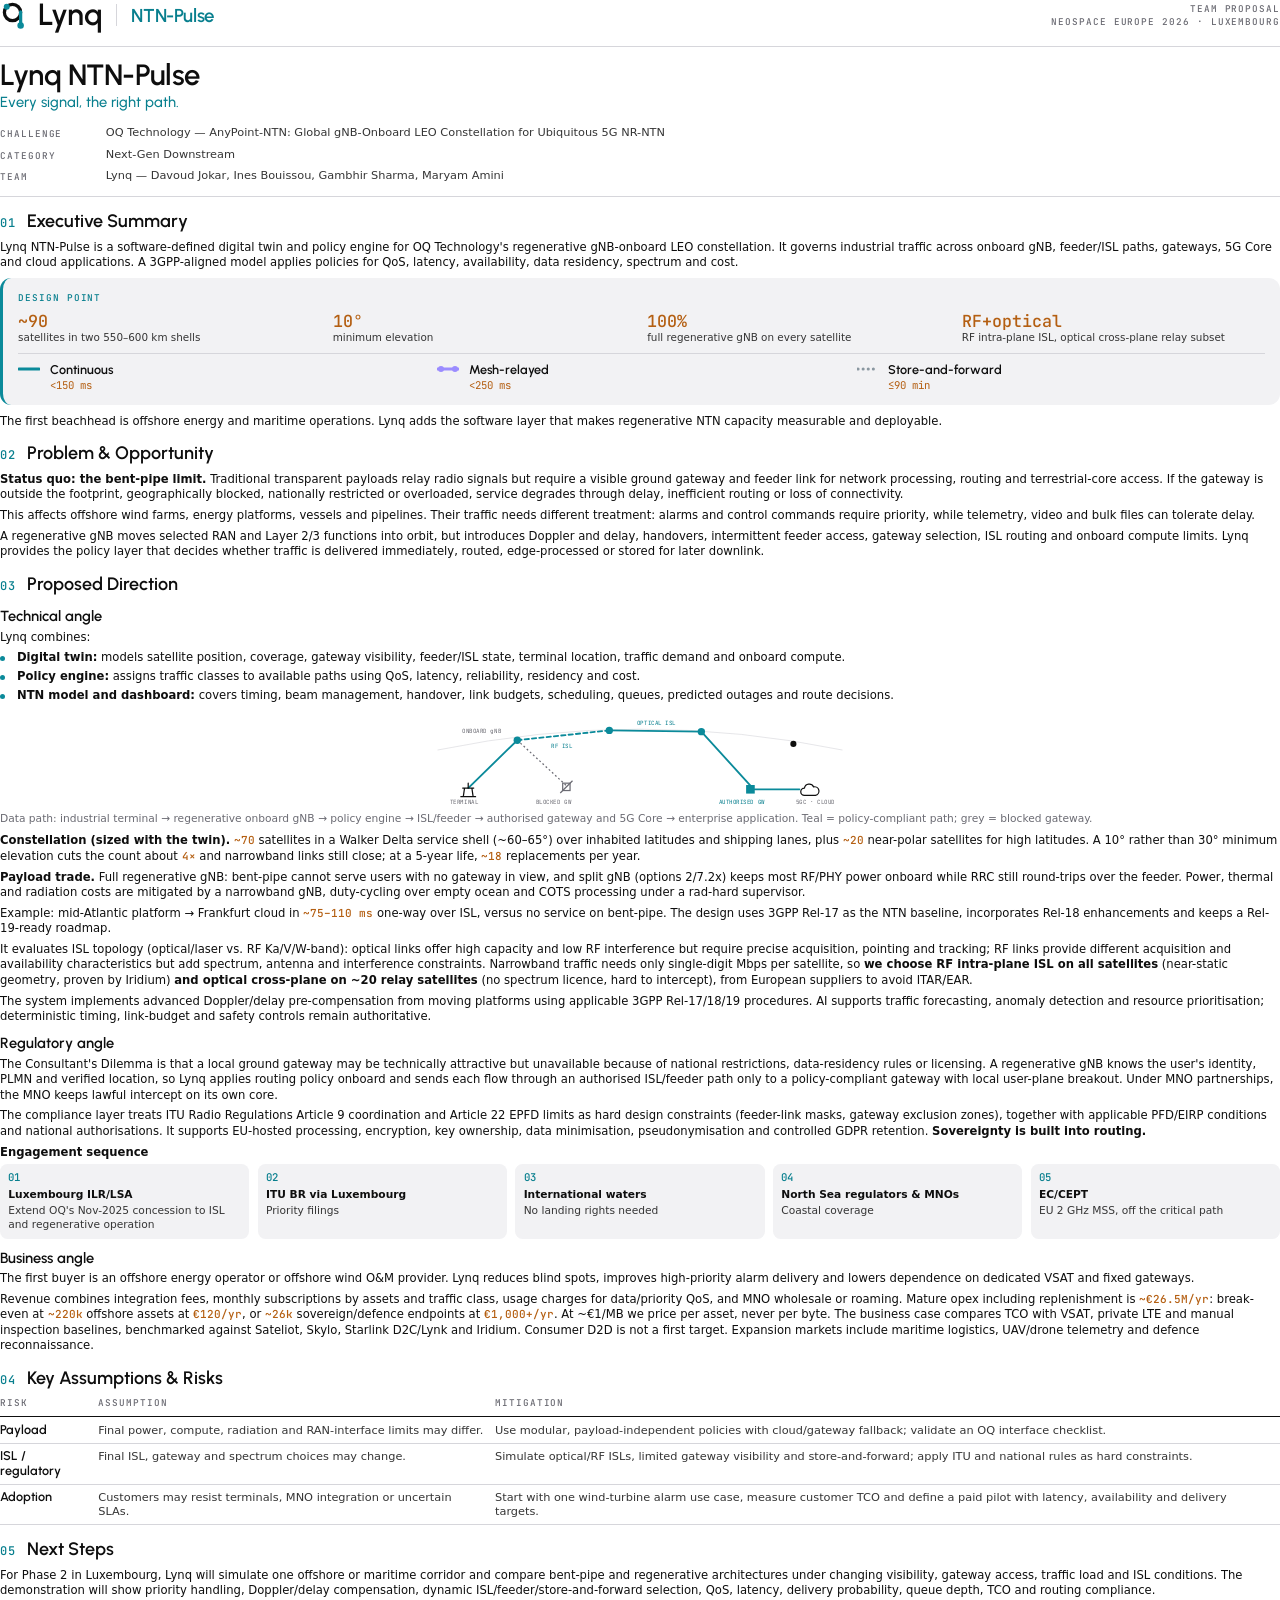
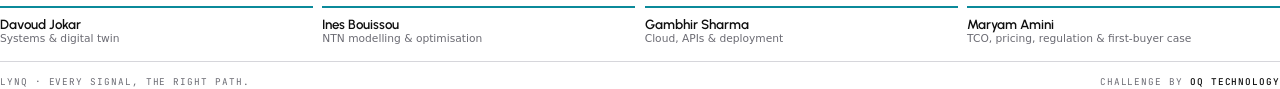
<file: proposal/team-proposal-v2.html>
<!doctype html>
<html lang="en" class="lynq-light">
<head>
<meta charset="utf-8">
<title>Lynq NTN-Pulse — Team Proposal</title>
<link rel="preconnect" href="https://fonts.googleapis.com">
<link href="https://fonts.googleapis.com/css2?family=Urbanist:wght@500;600;700&family=JetBrains+Mono:wght@400;500&display=block" rel="stylesheet">
<link href="https://api.fontshare.com/v2/css?f[]=satoshi@400,500,700&display=block" rel="stylesheet">
<style>
  :root{
    --page:#FFFFFF; --text:#0E0E0E; --muted:#353535; --caption:#6B6B73;
    --teal:#0B8A9A; --teal-text:#087F8E; --orange-text:#B45F12; --orange:#FAA055;
    --alert:#D1343A; --rule:#D6D6DB; --panel:#F2F2F4;
    --t-cont:#0B8A9A; --t-mesh:#9B8CFF; --t-snf:#B8C4CC;
    --f-head:'Urbanist','Helvetica Neue',Arial,sans-serif;
    --f-body:'Satoshi','Inter',system-ui,sans-serif;
    --f-mono:'JetBrains Mono',ui-monospace,monospace;
  }
  @page{ size:A4; margin:12mm 16mm 11mm 16mm; }
  *{ box-sizing:border-box; }
  html,body{ margin:0; background:var(--page); color:var(--text); }
  body{ font-family:var(--f-body); font-size:8.7pt; line-height:11.6pt; -webkit-print-color-adjust:exact; print-color-adjust:exact; }

  /* Header */
  .masthead{ display:flex; align-items:center; justify-content:space-between; padding-bottom:4mm; border-bottom:1px solid var(--rule); }
  .logo{ display:flex; align-items:center; gap:8px; }
  .logo svg{ width:30px; height:30px; }
  .logo .word{ font-family:var(--f-head); font-weight:600; font-size:23pt; letter-spacing:-.025em; line-height:1; }
  .logo .divider{ width:1px; height:22px; background:var(--rule); margin:0 6px; }
  .logo .product{ font-family:var(--f-head); font-weight:600; font-size:14pt; color:var(--teal-text); letter-spacing:-.01em; }
  .label{ font-family:var(--f-mono); font-weight:500; font-size:7pt; letter-spacing:.1em; text-transform:uppercase; color:var(--caption); }
  .masthead .label{ text-align:right; line-height:10pt; }

  h1.title{ font-family:var(--f-head); font-weight:600; font-size:22pt; line-height:26pt; margin:3mm 0 .5mm; letter-spacing:-.015em; }
  .tagline{ font-family:var(--f-head); font-weight:500; font-size:11pt; color:var(--teal-text); margin:0 0 2mm; }

  .meta{ display:grid; grid-template-columns:24mm 1fr; row-gap:1.2mm; column-gap:4mm; font-size:8.5pt; line-height:11pt; color:var(--muted); padding:2mm 0 3mm; border-bottom:1px solid var(--rule); margin-bottom:3mm; }
  .meta .label{ padding-top:.6mm; }

  /* Sections */
  h2{ font-family:var(--f-head); font-weight:600; font-size:13.5pt; line-height:17pt; margin:3.4mm 0 1.3mm; display:flex; align-items:baseline; gap:3mm; break-after:avoid; }
  h2 .num{ font-family:var(--f-mono); font-weight:500; font-size:9pt; color:var(--teal-text); letter-spacing:.08em; }
  h3{ font-family:var(--f-head); font-weight:600; font-size:11pt; line-height:14pt; margin:2.6mm 0 1mm; break-after:avoid; }
  p{ margin:0 0 1.4mm; color:var(--text); }
  strong{ font-weight:700; }
  .lead{ font-weight:700; }
  ul{ margin:0 0 2.2mm; padding-left:0; list-style:none; }
  li{ position:relative; padding-left:4.5mm; margin-bottom:.9mm; }
  li::before{ content:""; position:absolute; left:0; top:4.6pt; width:5px; height:5px; border-radius:50%; background:var(--teal); }
  .num-o{ font-family:var(--f-mono); font-weight:500; color:var(--orange-text); font-size:.95em; }
  em{ font-style:normal; color:var(--teal-text); font-weight:500; }

  /* Design point panel */
  .design{ background:var(--panel); border-radius:3mm; padding:3mm 4mm; margin:2mm 0 2.5mm; break-inside:avoid; border-left:3px solid var(--teal); }
  .design .label{ color:var(--teal-text); margin-bottom:1.5mm; display:block; }
  .kpis{ display:grid; grid-template-columns:repeat(4,1fr); gap:3mm; margin-bottom:2.5mm; }
  .kpi .v{ font-family:var(--f-mono); font-weight:500; font-size:12.5pt; line-height:15pt; white-space:nowrap; color:var(--orange-text); }
  .kpi .k{ font-size:7.8pt; line-height:10pt; color:var(--muted); }
  .tiers{ display:grid; grid-template-columns:repeat(3,1fr); gap:3mm; border-top:1px solid var(--rule); padding-top:2mm; }
  .tier{ display:flex; gap:2.5mm; align-items:flex-start; }
  .tier svg{ flex:none; margin-top:3px; }
  .tier .n{ font-family:var(--f-head); font-weight:600; font-size:9.5pt; line-height:12pt; }
  .tier .d{ font-family:var(--f-mono); font-size:8pt; color:var(--orange-text); }

  /* Diagram */
  figure{ margin:1.5mm 0 2mm; break-inside:avoid; }
  figure svg{ width:100%; height:auto; display:block; }
  figcaption{ font-size:8pt; line-height:10.5pt; color:var(--caption); margin-top:1.5mm; }

  /* Engagement steps */
  ol.steps{ list-style:none; padding:0; margin:1mm 0 2.5mm; display:grid; grid-template-columns:repeat(5,1fr); gap:2.2mm; break-inside:avoid; }
  ol.steps li{ padding:1.8mm 2.2mm; margin:0; background:var(--panel); border-radius:2mm; font-size:8pt; line-height:10.4pt; color:var(--muted); }
  ol.steps li::before{ display:none; }
  ol.steps .s{ font-family:var(--f-mono); font-weight:500; font-size:8pt; color:var(--teal-text); display:block; margin-bottom:1mm; }
  ol.steps b{ color:var(--text); font-weight:700; display:block; margin-bottom:.6mm; }

  /* Risk table */
  table{ width:100%; border-collapse:collapse; font-size:8.5pt; line-height:11pt; margin:1mm 0 2mm; break-inside:avoid; }
  th{ text-align:left; font-family:var(--f-mono); font-weight:500; font-size:7pt; letter-spacing:.1em; text-transform:uppercase; color:var(--caption); padding:0 3mm 1.5mm 0; border-bottom:1px solid var(--text); }
  td{ vertical-align:top; padding:1.4mm 3mm 1.4mm 0; border-bottom:1px solid var(--rule); color:var(--muted); }
  td:first-child{ font-family:var(--f-head); font-weight:600; color:var(--text); font-size:9.5pt; width:26mm; }

  /* Roles */
  .roles{ display:grid; grid-template-columns:repeat(4,1fr); gap:2.5mm; margin-top:2mm; break-inside:avoid; }
  .role{ border-top:2px solid var(--teal); padding-top:2mm; }
  .role .n{ font-family:var(--f-head); font-weight:600; font-size:10pt; line-height:12.5pt; }
  .role .r{ font-size:8pt; line-height:10.4pt; color:var(--caption); }

  .footer{ margin-top:4mm; padding-top:3mm; border-top:1px solid var(--rule); display:flex; justify-content:space-between; align-items:center; break-inside:avoid; }
  .footer .credit{ font-family:var(--f-mono); font-size:7pt; letter-spacing:.1em; text-transform:uppercase; color:var(--caption); }
  .footer .credit b{ color:var(--text); font-weight:500; }
</style>
</head>
<body>

<header class="masthead">
  <div class="logo">
    <svg viewBox="0 0 24 24" aria-label="Lynq"><circle cx="10" cy="10" r="6.5" fill="none" stroke="#0E0E0E" stroke-width="2.6"/><path d="M16.5 9.5V19" stroke="#0B8A9A" stroke-width="2.6" stroke-linecap="round"/><circle cx="16.5" cy="20.4" r="2.6" fill="#0B8A9A"/><circle cx="5.4" cy="5.4" r="2.4" fill="#0B8A9A"/></svg>
    <span class="word">Lynq</span>
    <span class="divider"></span>
    <span class="product">NTN-Pulse</span>
  </div>
  <div class="label">Team proposal<br>NEOSPACE Europe 2026 · Luxembourg</div>
</header>

<h1 class="title">Lynq NTN-Pulse</h1>
<p class="tagline">Every signal, the right path.</p>

<div class="meta">
  <span class="label">Challenge</span><span>OQ Technology — AnyPoint-NTN: Global gNB-Onboard LEO Constellation for Ubiquitous 5G NR-NTN</span>
  <span class="label">Category</span><span>Next-Gen Downstream</span>
  <span class="label">Team</span><span>Lynq — Davoud Jokar, Ines Bouissou, Gambhir Sharma, Maryam Amini</span>
</div>

<h2><span class="num">01</span>Executive Summary</h2>
<p>Lynq NTN-Pulse is a software-defined digital twin and policy engine for OQ Technology's regenerative gNB-onboard LEO constellation. It governs industrial traffic across onboard gNB, feeder/ISL paths, gateways, 5G Core and cloud applications. A 3GPP-aligned model applies policies for QoS, latency, availability, data residency, spectrum and cost.</p>

<div class="design">
  <span class="label">Design point</span>
  <div class="kpis">
    <div class="kpi"><div class="v">~90</div><div class="k">satellites in two 550–600 km shells</div></div>
    <div class="kpi"><div class="v">10°</div><div class="k">minimum elevation</div></div>
    <div class="kpi"><div class="v">100%</div><div class="k">full regenerative gNB on every satellite</div></div>
    <div class="kpi"><div class="v">RF+optical</div><div class="k">RF intra-plane ISL, optical cross-plane relay subset</div></div>
  </div>
  <div class="tiers">
    <div class="tier"><svg width="22" height="8"><line x1="1" y1="4" x2="21" y2="4" stroke="var(--t-cont)" stroke-width="3" stroke-linecap="round"/></svg><div><div class="n">Continuous</div><div class="d">&lt;150 ms</div></div></div>
    <div class="tier"><svg width="22" height="8"><line x1="1" y1="4" x2="21" y2="4" stroke="var(--t-mesh)" stroke-width="3" stroke-linecap="round"/><circle cx="4" cy="4" r="3" fill="var(--t-mesh)"/><circle cx="18" cy="4" r="3" fill="var(--t-mesh)"/></svg><div><div class="n">Mesh-relayed</div><div class="d">&lt;250 ms</div></div></div>
    <div class="tier"><svg width="22" height="8"><line x1="1" y1="4" x2="21" y2="4" stroke="#8A97A0" stroke-width="3" stroke-linecap="round" stroke-dasharray="0.1 5"/></svg><div><div class="n">Store-and-forward</div><div class="d">≤90 min</div></div></div>
  </div>
</div>

<p>The first beachhead is offshore energy and maritime operations. Lynq adds the software layer that makes regenerative NTN capacity measurable and deployable.</p>

<h2><span class="num">02</span>Problem &amp; Opportunity</h2>
<p><span class="lead">Status quo: the bent-pipe limit.</span> Traditional transparent payloads relay radio signals but require a visible ground gateway and feeder link for network processing, routing and terrestrial-core access. If the gateway is outside the footprint, geographically blocked, nationally restricted or overloaded, service degrades through delay, inefficient routing or loss of connectivity.</p>
<p>This affects offshore wind farms, energy platforms, vessels and pipelines. Their traffic needs different treatment: alarms and control commands require priority, while telemetry, video and bulk files can tolerate delay.</p>
<p>A regenerative gNB moves selected RAN and Layer 2/3 functions into orbit, but introduces Doppler and delay, handovers, intermittent feeder access, gateway selection, ISL routing and onboard compute limits. Lynq provides the policy layer that decides whether traffic is delivered immediately, routed, edge-processed or stored for later downlink.</p>

<h2><span class="num">03</span>Proposed Direction</h2>
<h3>Technical angle</h3>
<p>Lynq combines:</p>
<ul>
  <li><strong>Digital twin:</strong> models satellite position, coverage, gateway visibility, feeder/ISL state, terminal location, traffic demand and onboard compute.</li>
  <li><strong>Policy engine:</strong> assigns traffic classes to available paths using QoS, latency, reliability, residency and cost.</li>
  <li><strong>NTN model and dashboard:</strong> covers timing, beam management, handover, link budgets, scheduling, queues, predicted outages and route decisions.</li>
</ul>
<figure>
<svg viewBox="0 -4 700 154" style="max-height:25mm" xmlns="http://www.w3.org/2000/svg" font-family="JetBrains Mono, monospace">
  <!-- orbit arc -->
  <path d="M20 58 Q350 -10 680 58" fill="none" stroke="#D6D6DB" stroke-width="1"/>
  <!-- service link terminal -> sat1 -->
  <line x1="70" y1="120" x2="150" y2="42" stroke="#0B8A9A" stroke-width="3" stroke-linecap="round"/>
  <!-- RF ISL (dashed) sat1->sat2 -->
  <line x1="150" y1="42" x2="300" y2="26" stroke="#0B8A9A" stroke-width="3" stroke-linecap="round" stroke-dasharray="7 5"/>
  <!-- optical ISL sat2->sat3 -->
  <line x1="300" y1="26" x2="450" y2="28" stroke="#0B8A9A" stroke-width="3" stroke-linecap="round"/>
  <!-- feeder sat3 -> gw -->
  <line x1="450" y1="28" x2="530" y2="116" stroke="#0B8A9A" stroke-width="3" stroke-linecap="round"/>
  <!-- blocked feeder sat1 -> blocked gw -->
  <line x1="150" y1="42" x2="230" y2="116" stroke="#6B6B73" stroke-width="2" stroke-dasharray="3 4"/>
  <!-- gw -> core/cloud -->
  <line x1="537" y1="122" x2="610" y2="122" stroke="#0B8A9A" stroke-width="3" stroke-linecap="round"/>

  <!-- satellites -->
  <circle cx="150" cy="42" r="6" fill="#0B8A9A"/>
  <circle cx="300" cy="26" r="6" fill="#0B8A9A"/>
  <circle cx="450" cy="28" r="6" fill="#0B8A9A"/>
  <circle cx="600" cy="48" r="5" fill="#0E0E0E"/>

  <!-- terminal: offshore platform icon -->
  <g transform="translate(58 112)" fill="none" stroke="#0E0E0E" stroke-width="2" stroke-linecap="round" stroke-linejoin="round">
    <path d="M0 22 L24 22 M4 22 L6 8 M20 22 L18 8 M3 8 L21 8 M12 8 L12 0"/>
  </g>
  <!-- blocked gateway -->
  <rect x="224" y="112" width="12" height="12" fill="none" stroke="#6B6B73" stroke-width="2"/>
  <line x1="220" y1="128" x2="240" y2="108" stroke="#6B6B73" stroke-width="2"/>
  <!-- compliant gateway -->
  <rect x="524" y="116" width="12" height="12" fill="#0B8A9A" stroke="#0B8A9A" stroke-width="2"/>
  <!-- cloud -->
  <g transform="translate(612 110)" fill="none" stroke="#0E0E0E" stroke-width="2" stroke-linecap="round" stroke-linejoin="round">
    <path d="M6 22 a6 6 0 0 1 0-12 a8 8 0 0 1 15-2 a6 6 0 0 1 3 14 Z"/>
  </g>

  <g font-size="9.5" fill="#6B6B73" letter-spacing="0.9">
    <text x="40" y="146">TERMINAL</text>
    <text x="60" y="30">ONBOARD gNB</text>
    <text x="205" y="54" fill="#087F8E">RF ISL</text>
    <text x="345" y="18" fill="#087F8E">OPTICAL ISL</text>
    <text x="180" y="146">BLOCKED GW</text>
    <text x="478" y="146" fill="#087F8E">AUTHORISED GW</text>
    <text x="604" y="146">5GC · CLOUD</text>
  </g>
</svg>
<figcaption>Data path: industrial terminal → regenerative onboard gNB → policy engine → ISL/feeder → authorised gateway and 5G Core → enterprise application. Teal = policy-compliant path; grey = blocked gateway.</figcaption>
</figure>

<p><span class="lead">Constellation (sized with the twin).</span> <span class="num-o">~70</span> satellites in a Walker Delta service shell (~60–65°) over inhabited latitudes and shipping lanes, plus <span class="num-o">~20</span> near-polar satellites for high latitudes. A 10° rather than 30° minimum elevation cuts the count about <span class="num-o">4×</span> and narrowband links still close; at a 5-year life, <span class="num-o">~18</span> replacements per year.</p>
<p><span class="lead">Payload trade.</span> Full regenerative gNB: bent-pipe cannot serve users with no gateway in view, and split gNB (options 2/7.2x) keeps most RF/PHY power onboard while RRC still round-trips over the feeder. Power, thermal and radiation costs are mitigated by a narrowband gNB, duty-cycling over empty ocean and COTS processing under a rad-hard supervisor.</p>


<p>Example: mid-Atlantic platform → Frankfurt cloud in <span class="num-o">~75–110 ms</span> one-way over ISL, versus no service on bent-pipe. The design uses 3GPP Rel-17 as the NTN baseline, incorporates Rel-18 enhancements and keeps a Rel-19-ready roadmap.</p>
<p>It evaluates ISL topology (optical/laser vs. RF Ka/V/W-band): optical links offer high capacity and low RF interference but require precise acquisition, pointing and tracking; RF links provide different acquisition and availability characteristics but add spectrum, antenna and interference constraints. Narrowband traffic needs only single-digit Mbps per satellite, so <strong>we choose RF intra-plane ISL on all satellites</strong> (near-static geometry, proven by Iridium) <strong>and optical cross-plane on ~20 relay satellites</strong> (no spectrum licence, hard to intercept), from European suppliers to avoid ITAR/EAR.</p>
<p>The system implements advanced Doppler/delay pre-compensation from moving platforms using applicable 3GPP Rel-17/18/19 procedures. AI supports traffic forecasting, anomaly detection and resource prioritisation; deterministic timing, link-budget and safety controls remain authoritative.</p>

<h3>Regulatory angle</h3>
<p>The Consultant's Dilemma is that a local ground gateway may be technically attractive but unavailable because of national restrictions, data-residency rules or licensing. A regenerative gNB knows the user's identity, PLMN and verified location, so Lynq applies routing policy onboard and sends each flow through an authorised ISL/feeder path only to a policy-compliant gateway with local user-plane breakout. Under MNO partnerships, the MNO keeps lawful intercept on its own core.</p>
<p>The compliance layer treats ITU Radio Regulations Article 9 coordination and Article 22 EPFD limits as hard design constraints (feeder-link masks, gateway exclusion zones), together with applicable PFD/EIRP conditions and national authorisations. It supports EU-hosted processing, encryption, key ownership, data minimisation, pseudonymisation and controlled GDPR retention. <strong>Sovereignty is built into routing.</strong></p>
<p class="lead" style="margin-bottom:1mm">Engagement sequence</p>
<ol class="steps">
  <li><span class="s">01</span><b>Luxembourg ILR/LSA</b>Extend OQ's Nov-2025 concession to ISL and regenerative operation</li>
  <li><span class="s">02</span><b>ITU BR via Luxembourg</b>Priority filings</li>
  <li><span class="s">03</span><b>International waters</b>No landing rights needed</li>
  <li><span class="s">04</span><b>North Sea regulators &amp; MNOs</b>Coastal coverage</li>
  <li><span class="s">05</span><b>EC/CEPT</b>EU 2 GHz MSS, off the critical path</li>
</ol>

<h3>Business angle</h3>
<p>The first buyer is an offshore energy operator or offshore wind O&amp;M provider. Lynq reduces blind spots, improves high-priority alarm delivery and lowers dependence on dedicated VSAT and fixed gateways.</p>
<p>Revenue combines integration fees, monthly subscriptions by assets and traffic class, usage charges for data/priority QoS, and MNO wholesale or roaming. Mature opex including replenishment is <span class="num-o">~€26.5M/yr</span>: break-even at <span class="num-o">~220k</span> offshore assets at <span class="num-o">€120/yr</span>, or <span class="num-o">~26k</span> sovereign/defence endpoints at <span class="num-o">€1,000+/yr</span>. At ~€1/MB we price per asset, never per byte. The business case compares TCO with VSAT, private LTE and manual inspection baselines, benchmarked against Sateliot, Skylo, Starlink D2C/Lynk and Iridium. Consumer D2D is not a first target. Expansion markets include maritime logistics, UAV/drone telemetry and defence reconnaissance.</p>

<h2><span class="num">04</span>Key Assumptions &amp; Risks</h2>
<table>
  <thead><tr><th>Risk</th><th>Assumption</th><th>Mitigation</th></tr></thead>
  <tbody>
    <tr><td>Payload</td><td>Final power, compute, radiation and RAN-interface limits may differ.</td><td>Use modular, payload-independent policies with cloud/gateway fallback; validate an OQ interface checklist.</td></tr>
    <tr><td>ISL / regulatory</td><td>Final ISL, gateway and spectrum choices may change.</td><td>Simulate optical/RF ISLs, limited gateway visibility and store-and-forward; apply ITU and national rules as hard constraints.</td></tr>
    <tr><td>Adoption</td><td>Customers may resist terminals, MNO integration or uncertain SLAs.</td><td>Start with one wind-turbine alarm use case, measure customer TCO and define a paid pilot with latency, availability and delivery targets.</td></tr>
  </tbody>
</table>

<h2><span class="num">05</span>Next Steps</h2>
<p>For Phase 2 in Luxembourg, Lynq will simulate one offshore or maritime corridor and compare bent-pipe and regenerative architectures under changing visibility, gateway access, traffic load and ISL conditions. The demonstration will show priority handling, Doppler/delay compensation, dynamic ISL/feeder/store-and-forward selection, QoS, latency, delivery probability, queue depth, TCO and routing compliance.</p>

<div class="roles">
  <div class="role"><div class="n">Davoud Jokar</div><div class="r">Systems &amp; digital twin</div></div>
  <div class="role"><div class="n">Ines Bouissou</div><div class="r">NTN modelling &amp; optimisation</div></div>
  <div class="role"><div class="n">Gambhir Sharma</div><div class="r">Cloud, APIs &amp; deployment</div></div>
  <div class="role"><div class="n">Maryam Amini</div><div class="r">TCO, pricing, regulation &amp; first-buyer case</div></div>
</div>

<div class="footer">
  <span class="credit">Lynq · Every signal, the right path.</span>
  <span class="credit">Challenge by <b>OQ Technology</b></span>
</div>

</body>
</html>
</file>
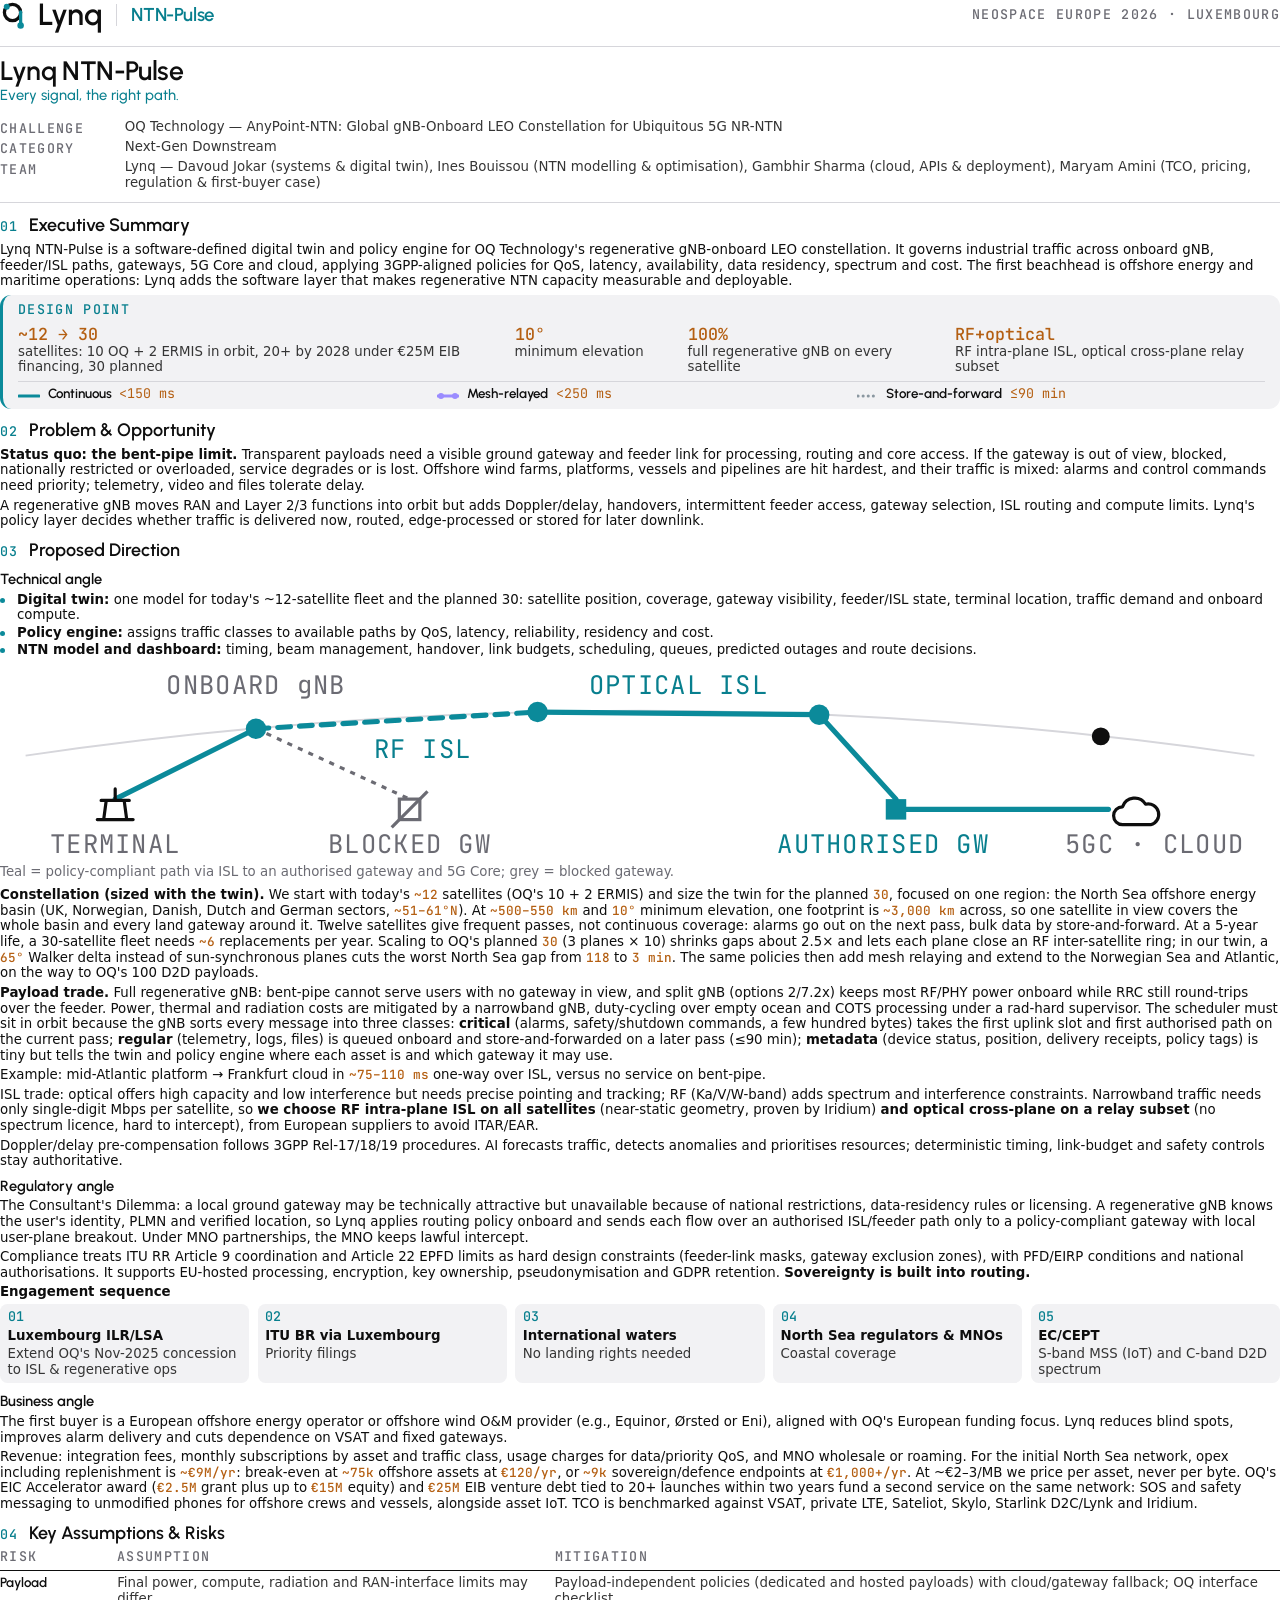
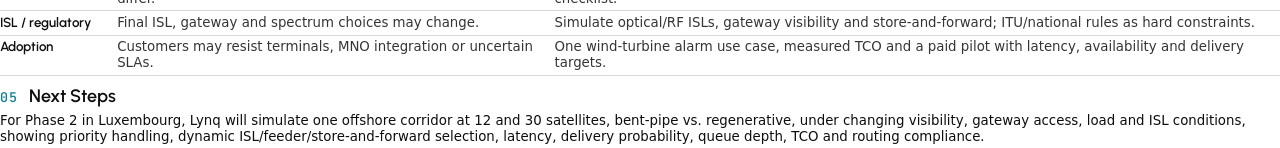
<file: 03-proposal/current/final.html>
<!doctype html>
<html lang="en" class="lynq-light">
<head>
<meta charset="utf-8">
<title>Lynq NTN-Pulse — Team Proposal</title>
<link rel="preconnect" href="https://fonts.googleapis.com">
<link href="https://fonts.googleapis.com/css2?family=Urbanist:wght@500;600;700&family=JetBrains+Mono:wght@400;500&display=block" rel="stylesheet">
<link href="https://api.fontshare.com/v2/css?f[]=satoshi@400,500,700&display=block" rel="stylesheet">
<style>
  :root{
    --page:#FFFFFF; --text:#0E0E0E; --muted:#353535; --caption:#6B6B73;
    --teal:#0B8A9A; --teal-text:#087F8E; --orange-text:#B45F12; --orange:#FAA055;
    --alert:#D1343A; --rule:#D6D6DB; --panel:#F2F2F4;
    --t-cont:#0B8A9A; --t-mesh:#9B8CFF; --t-snf:#B8C4CC;
    --f-head:'Urbanist','Helvetica Neue',Arial,sans-serif;
    --f-body:'Satoshi','Inter',system-ui,sans-serif;
    --f-mono:'JetBrains Mono',ui-monospace,monospace;
  }
  @page{ size:A4; margin:10mm 14mm 9mm 14mm; }
  *{ box-sizing:border-box; }
  html,body{ margin:0; background:var(--page); color:var(--text); }
  body{ font-family:var(--f-body); font-size:10pt; line-height:11.8pt; -webkit-print-color-adjust:exact; print-color-adjust:exact; }

  /* Header */
  .masthead{ display:flex; align-items:center; justify-content:space-between; padding-bottom:4mm; border-bottom:1px solid var(--rule); }
  .logo{ display:flex; align-items:center; gap:8px; }
  .logo svg{ width:30px; height:30px; }
  .logo .word{ font-family:var(--f-head); font-weight:600; font-size:23pt; letter-spacing:-.025em; line-height:1; }
  .logo .divider{ width:1px; height:22px; background:var(--rule); margin:0 6px; }
  .logo .product{ font-family:var(--f-head); font-weight:600; font-size:14pt; color:var(--teal-text); letter-spacing:-.01em; }
  .label{ font-family:var(--f-mono); font-weight:500; font-size:10pt; letter-spacing:.1em; text-transform:uppercase; color:var(--caption); }
  .masthead .label{ text-align:right; line-height:11.8pt; }

  h1.title{ font-family:var(--f-head); font-weight:600; font-size:20pt; line-height:23pt; margin:2.5mm 0 .3mm; letter-spacing:-.015em; }
  .tagline{ font-family:var(--f-head); font-weight:500; font-size:11pt; color:var(--teal-text); margin:0 0 2mm; }

  .meta{ display:grid; grid-template-columns:29mm 1fr; row-gap:.6mm; column-gap:4mm; font-size:10pt; line-height:11.8pt; color:var(--muted); padding:2mm 0 3mm; border-bottom:1px solid var(--rule); margin-bottom:3mm; }
  .meta .label{ padding-top:.6mm; }

  /* Sections */
  h2{ font-family:var(--f-head); font-weight:600; font-size:13.5pt; line-height:17pt; margin:2.6mm 0 1mm; display:flex; align-items:baseline; gap:3mm; break-after:avoid; }
  h2 .num{ font-family:var(--f-mono); font-weight:500; font-size:10pt; color:var(--teal-text); letter-spacing:.08em; }
  h3{ font-family:var(--f-head); font-weight:600; font-size:11pt; line-height:14pt; margin:2mm 0 .8mm; break-after:avoid; }
  p{ margin:0 0 1mm; color:var(--text); }
  strong{ font-weight:700; }
  .lead{ font-weight:700; }
  ul{ margin:0 0 2.2mm; padding-left:0; list-style:none; }
  li{ position:relative; padding-left:4.5mm; margin-bottom:.4mm; }
  li::before{ content:""; position:absolute; left:0; top:4.6pt; width:5px; height:5px; border-radius:50%; background:var(--teal); }
  .num-o{ font-family:var(--f-mono); font-weight:500; color:var(--orange-text); font-size:.95em; }
  em{ font-style:normal; color:var(--teal-text); font-weight:500; }

  /* Design point panel */
  .design{ background:var(--panel); border-radius:3mm; padding:2mm 4mm; margin:1.5mm 0 1.5mm; break-inside:avoid; border-left:3px solid var(--teal); }
  .design .label{ color:var(--teal-text); margin-bottom:1.5mm; display:block; }
  .kpis{ display:grid; grid-template-columns:1.8fr .6fr .95fr 1.15fr; gap:3mm; margin-bottom:1.5mm; }
  .kpi .v{ font-family:var(--f-mono); font-weight:500; font-size:12.5pt; line-height:15pt; white-space:nowrap; color:var(--orange-text); }
  .kpi .k{ font-size:10pt; line-height:11.8pt; color:var(--muted); }
  .tiers{ display:grid; grid-template-columns:repeat(3,1fr); gap:3mm; border-top:1px solid var(--rule); padding-top:1.2mm; }
  .tier{ display:flex; gap:2mm; align-items:center; } .tier > div{ display:flex; gap:2mm; align-items:baseline; }
  .tier svg{ flex:none; margin-top:3px; }
  .tier .n{ font-family:var(--f-head); font-weight:600; font-size:10pt; line-height:11.8pt; }
  .tier .d{ font-family:var(--f-mono); font-size:10pt; color:var(--orange-text); }

  /* Diagram */
  figure{ margin:1.5mm 0 2mm; break-inside:avoid; }
  figure svg{ width:100%; height:auto; display:block; }
  figcaption{ font-size:10pt; line-height:11.8pt; color:var(--caption); margin-top:1.5mm; }

  /* Engagement steps */
  ol.steps{ list-style:none; padding:0; margin:1mm 0 2.5mm; display:grid; grid-template-columns:repeat(5,1fr); gap:2.2mm; break-inside:avoid; }
  ol.steps li{ padding:1.3mm 2mm; margin:0; background:var(--panel); border-radius:2mm; font-size:10pt; line-height:11.8pt; color:var(--muted); }
  ol.steps li::before{ display:none; }
  ol.steps .s{ font-family:var(--f-mono); font-weight:500; font-size:10pt; color:var(--teal-text); display:block; margin-bottom:1mm; }
  ol.steps b{ color:var(--text); font-weight:700; display:block; margin-bottom:.6mm; }

  /* Risk table */
  table{ width:100%; border-collapse:collapse; font-size:10pt; line-height:11.8pt; margin:1mm 0 2mm; break-inside:avoid; }
  th{ text-align:left; font-family:var(--f-mono); font-weight:500; font-size:10pt; letter-spacing:.1em; text-transform:uppercase; color:var(--caption); padding:0 3mm 1.5mm 0; border-bottom:1px solid var(--text); }
  td{ vertical-align:top; padding:1mm 3mm 1mm 0; border-bottom:1px solid var(--rule); color:var(--muted); }
  td:first-child{ font-family:var(--f-head); font-weight:600; color:var(--text); font-size:10pt; width:31mm; }

  /* Roles */
  .roles{ display:grid; grid-template-columns:repeat(4,1fr); gap:2.5mm; margin-top:2mm; break-inside:avoid; }
  .role{ border-top:2px solid var(--teal); padding-top:2mm; }
  .role .n{ font-family:var(--f-head); font-weight:600; font-size:10pt; line-height:11.8pt; }
  .role .r{ font-size:10pt; line-height:11.8pt; color:var(--caption); }

  .footer{ margin-top:4mm; padding-top:3mm; border-top:1px solid var(--rule); display:flex; justify-content:space-between; align-items:center; break-inside:avoid; }
  .footer .credit{ font-family:var(--f-mono); font-size:10pt; letter-spacing:.1em; text-transform:uppercase; color:var(--caption); }
  .footer .credit b{ color:var(--text); font-weight:500; }
</style>
</head>
<body>

<header class="masthead">
  <div class="logo">
    <svg viewBox="0 0 24 24" aria-label="Lynq"><circle cx="10" cy="10" r="6.5" fill="none" stroke="#0E0E0E" stroke-width="2.6"/><path d="M16.5 9.5V19" stroke="#0B8A9A" stroke-width="2.6" stroke-linecap="round"/><circle cx="16.5" cy="20.4" r="2.6" fill="#0B8A9A"/><circle cx="5.4" cy="5.4" r="2.4" fill="#0B8A9A"/></svg>
    <span class="word">Lynq</span>
    <span class="divider"></span>
    <span class="product">NTN-Pulse</span>
  </div>
  <div class="label">NEOSPACE Europe 2026 · Luxembourg</div>
</header>

<h1 class="title">Lynq NTN-Pulse</h1>
<p class="tagline">Every signal, the right path.</p>

<div class="meta">
  <span class="label">Challenge</span><span>OQ Technology — AnyPoint-NTN: Global gNB-Onboard LEO Constellation for Ubiquitous 5G NR-NTN</span>
  <span class="label">Category</span><span>Next-Gen Downstream</span>
  <span class="label">Team</span><span>Lynq — Davoud Jokar (systems &amp; digital twin), Ines Bouissou (NTN modelling &amp; optimisation), Gambhir Sharma (cloud, APIs &amp; deployment), Maryam Amini (TCO, pricing, regulation &amp; first-buyer case)</span>
</div>

<h2><span class="num">01</span>Executive Summary</h2>
<p>Lynq NTN-Pulse is a software-defined digital twin and policy engine for OQ Technology's regenerative gNB-onboard LEO constellation. It governs industrial traffic across onboard gNB, feeder/ISL paths, gateways, 5G Core and cloud, applying 3GPP-aligned policies for QoS, latency, availability, data residency, spectrum and cost. The first beachhead is offshore energy and maritime operations: Lynq adds the software layer that makes regenerative NTN capacity measurable and deployable.</p>

<div class="design">
  <span class="label">Design point</span>
  <div class="kpis">
    <div class="kpi"><div class="v">~12 → 30</div><div class="k">satellites: 10 OQ + 2 ERMIS in orbit, 20+ by 2028 under €25M EIB financing, 30 planned</div></div>
    <div class="kpi"><div class="v">10°</div><div class="k">minimum elevation</div></div>
    <div class="kpi"><div class="v">100%</div><div class="k">full regenerative gNB on every satellite</div></div>
    <div class="kpi"><div class="v">RF+optical</div><div class="k">RF intra-plane ISL, optical cross-plane relay subset</div></div>
  </div>
  <div class="tiers">
    <div class="tier"><svg width="22" height="8"><line x1="1" y1="4" x2="21" y2="4" stroke="var(--t-cont)" stroke-width="3" stroke-linecap="round"/></svg><div><div class="n">Continuous</div><div class="d">&lt;150 ms</div></div></div>
    <div class="tier"><svg width="22" height="8"><line x1="1" y1="4" x2="21" y2="4" stroke="var(--t-mesh)" stroke-width="3" stroke-linecap="round"/><circle cx="4" cy="4" r="3" fill="var(--t-mesh)"/><circle cx="18" cy="4" r="3" fill="var(--t-mesh)"/></svg><div><div class="n">Mesh-relayed</div><div class="d">&lt;250 ms</div></div></div>
    <div class="tier"><svg width="22" height="8"><line x1="1" y1="4" x2="21" y2="4" stroke="#8A97A0" stroke-width="3" stroke-linecap="round" stroke-dasharray="0.1 5"/></svg><div><div class="n">Store-and-forward</div><div class="d">≤90 min</div></div></div>
  </div>
</div>


<h2><span class="num">02</span>Problem &amp; Opportunity</h2>
<p><span class="lead">Status quo: the bent-pipe limit.</span> Transparent payloads need a visible ground gateway and feeder link for processing, routing and core access. If the gateway is out of view, blocked, nationally restricted or overloaded, service degrades or is lost. Offshore wind farms, platforms, vessels and pipelines are hit hardest, and their traffic is mixed: alarms and control commands need priority; telemetry, video and files tolerate delay.</p>
<p>A regenerative gNB moves RAN and Layer 2/3 functions into orbit but adds Doppler/delay, handovers, intermittent feeder access, gateway selection, ISL routing and compute limits. Lynq's policy layer decides whether traffic is delivered now, routed, edge-processed or stored for later downlink.</p>

<h2><span class="num">03</span>Proposed Direction</h2>
<h3>Technical angle</h3>
<ul>
  <li><strong>Digital twin:</strong> one model for today's ~12-satellite fleet and the planned 30: satellite position, coverage, gateway visibility, feeder/ISL state, terminal location, traffic demand and onboard compute.</li>
  <li><strong>Policy engine:</strong> assigns traffic classes to available paths by QoS, latency, reliability, residency and cost.</li>
  <li><strong>NTN model and dashboard:</strong> timing, beam management, handover, link budgets, scheduling, queues, predicted outages and route decisions.</li>
</ul>
<figure>
<svg viewBox="0 0 1000 150" xmlns="http://www.w3.org/2000/svg" font-family="JetBrains Mono, monospace">
  <path d="M20 70 Q500 0 980 70" fill="none" stroke="#D6D6DB" stroke-width="1.5"/>
  <line x1="90" y1="104" x2="200" y2="49" stroke="#0B8A9A" stroke-width="4" stroke-linecap="round"/>
  <line x1="200" y1="49" x2="420" y2="36" stroke="#0B8A9A" stroke-width="4" stroke-linecap="round" stroke-dasharray="10 7"/>
  <line x1="420" y1="36" x2="640" y2="38" stroke="#0B8A9A" stroke-width="4" stroke-linecap="round"/>
  <line x1="640" y1="38" x2="700" y2="104" stroke="#0B8A9A" stroke-width="4" stroke-linecap="round"/>
  <line x1="200" y1="49" x2="320" y2="104" stroke="#6B6B73" stroke-width="2.5" stroke-dasharray="4 5"/>
  <line x1="708" y1="112" x2="866" y2="112" stroke="#0B8A9A" stroke-width="4" stroke-linecap="round"/>
  <circle cx="200" cy="49" r="8" fill="#0B8A9A"/>
  <circle cx="420" cy="36" r="8" fill="#0B8A9A"/>
  <circle cx="640" cy="38" r="8" fill="#0B8A9A"/>
  <circle cx="860" cy="55" r="7" fill="#0E0E0E"/>
  <g transform="translate(76 96)" fill="none" stroke="#0E0E0E" stroke-width="2.5" stroke-linecap="round" stroke-linejoin="round">
    <path d="M0 24 L28 24 M5 24 L7 9 M23 24 L21 9 M3 9 L25 9 M14 9 L14 0"/>
  </g>
  <rect x="312" y="104" width="16" height="16" fill="none" stroke="#6B6B73" stroke-width="2.5"/>
  <line x1="306" y1="126" x2="334" y2="98" stroke="#6B6B73" stroke-width="2.5"/>
  <rect x="692" y="104" width="16" height="16" fill="#0B8A9A"/>
  <g transform="translate(870 98)" fill="none" stroke="#0E0E0E" stroke-width="2.5" stroke-linecap="round" stroke-linejoin="round">
    <path d="M7 26 a7 7 0 0 1 0-14 a10 10 0 0 1 18-2 a7 7 0 0 1 4 16 Z"/>
  </g>
  <g font-size="20" fill="#6B6B73" letter-spacing="1" text-anchor="middle">
    <text x="90" y="146">TERMINAL</text>
    <text x="200" y="22">ONBOARD gNB</text>
    <text x="330" y="72" fill="#087F8E">RF ISL</text>
    <text x="530" y="22" fill="#087F8E">OPTICAL ISL</text>
    <text x="320" y="146">BLOCKED GW</text>
    <text x="690" y="146" fill="#087F8E">AUTHORISED GW</text>
    <text x="902" y="146">5GC · CLOUD</text>
  </g>
</svg>
<figcaption>Teal = policy-compliant path via ISL to an authorised gateway and 5G Core; grey = blocked gateway.</figcaption>
</figure>

<p><span class="lead">Constellation (sized with the twin).</span> We start with today's <span class="num-o">~12</span> satellites (OQ's 10 + 2 ERMIS) and size the twin for the planned <span class="num-o">30</span>, focused on one region: the North Sea offshore energy basin (UK, Norwegian, Danish, Dutch and German sectors, <span class="num-o">~51–61°N</span>). At <span class="num-o">~500–550 km</span> and <span class="num-o">10°</span> minimum elevation, one footprint is <span class="num-o">~3,000 km</span> across, so one satellite in view covers the whole basin and every land gateway around it. Twelve satellites give frequent passes, not continuous coverage: alarms go out on the next pass, bulk data by store-and-forward. At a 5-year life, a 30-satellite fleet needs <span class="num-o">~6</span> replacements per year. Scaling to OQ's planned <span class="num-o">30</span> (3 planes × 10) shrinks gaps about 2.5× and lets each plane close an RF inter-satellite ring; in our twin, a <span class="num-o">65°</span> Walker delta instead of sun-synchronous planes cuts the worst North Sea gap from <span class="num-o">118</span> to <span class="num-o">3 min</span>. The same policies then add mesh relaying and extend to the Norwegian Sea and Atlantic, on the way to OQ's 100 D2D payloads.</p>
<p><span class="lead">Payload trade.</span> Full regenerative gNB: bent-pipe cannot serve users with no gateway in view, and split gNB (options 2/7.2x) keeps most RF/PHY power onboard while RRC still round-trips over the feeder. Power, thermal and radiation costs are mitigated by a narrowband gNB, duty-cycling over empty ocean and COTS processing under a rad-hard supervisor. The scheduler must sit in orbit because the gNB sorts every message into three classes: <strong>critical</strong> (alarms, safety/shutdown commands, a few hundred bytes) takes the first uplink slot and first authorised path on the current pass; <strong>regular</strong> (telemetry, logs, files) is queued onboard and store-and-forwarded on a later pass (≤90 min); <strong>metadata</strong> (device status, position, delivery receipts, policy tags) is tiny but tells the twin and policy engine where each asset is and which gateway it may use.</p>
<p>Example: mid-Atlantic platform → Frankfurt cloud in <span class="num-o">~75–110 ms</span> one-way over ISL, versus no service on bent-pipe.</p>
<p>ISL trade: optical offers high capacity and low interference but needs precise pointing and tracking; RF (Ka/V/W-band) adds spectrum and interference constraints. Narrowband traffic needs only single-digit Mbps per satellite, so <strong>we choose RF intra-plane ISL on all satellites</strong> (near-static geometry, proven by Iridium) <strong>and optical cross-plane on a relay subset</strong> (no spectrum licence, hard to intercept), from European suppliers to avoid ITAR/EAR.</p>
<p>Doppler/delay pre-compensation follows 3GPP Rel-17/18/19 procedures. AI forecasts traffic, detects anomalies and prioritises resources; deterministic timing, link-budget and safety controls stay authoritative.</p>

<h3>Regulatory angle</h3>
<p>The Consultant's Dilemma: a local ground gateway may be technically attractive but unavailable because of national restrictions, data-residency rules or licensing. A regenerative gNB knows the user's identity, PLMN and verified location, so Lynq applies routing policy onboard and sends each flow over an authorised ISL/feeder path only to a policy-compliant gateway with local user-plane breakout. Under MNO partnerships, the MNO keeps lawful intercept.</p>
<p>Compliance treats ITU RR Article 9 coordination and Article 22 EPFD limits as hard design constraints (feeder-link masks, gateway exclusion zones), with PFD/EIRP conditions and national authorisations. It supports EU-hosted processing, encryption, key ownership, pseudonymisation and GDPR retention. <strong>Sovereignty is built into routing.</strong></p>
<p class="lead" style="margin-bottom:1mm">Engagement sequence</p>
<ol class="steps">
  <li><span class="s">01</span><b>Luxembourg ILR/LSA</b>Extend OQ's Nov-2025 concession to ISL &amp; regenerative ops</li>
  <li><span class="s">02</span><b>ITU BR via Luxembourg</b>Priority filings</li>
  <li><span class="s">03</span><b>International waters</b>No landing rights needed</li>
  <li><span class="s">04</span><b>North Sea regulators &amp; MNOs</b>Coastal coverage</li>
  <li><span class="s">05</span><b>EC/CEPT</b>S-band MSS (IoT) and C-band D2D spectrum</li>
</ol>

<h3>Business angle</h3>
<p>The first buyer is a European offshore energy operator or offshore wind O&amp;M provider (e.g., Equinor, Ørsted or Eni), aligned with OQ's European funding focus. Lynq reduces blind spots, improves alarm delivery and cuts dependence on VSAT and fixed gateways.</p>
<p>Revenue: integration fees, monthly subscriptions by asset and traffic class, usage charges for data/priority QoS, and MNO wholesale or roaming. For the initial North Sea network, opex including replenishment is <span class="num-o">~€9M/yr</span>: break-even at <span class="num-o">~75k</span> offshore assets at <span class="num-o">€120/yr</span>, or <span class="num-o">~9k</span> sovereign/defence endpoints at <span class="num-o">€1,000+/yr</span>. At ~€2–3/MB we price per asset, never per byte. OQ's EIC Accelerator award (<span class="num-o">€2.5M</span> grant plus up to <span class="num-o">€15M</span> equity) and <span class="num-o">€25M</span> EIB venture debt tied to 20+ launches within two years fund a second service on the same network: SOS and safety messaging to unmodified phones for offshore crews and vessels, alongside asset IoT. TCO is benchmarked against VSAT, private LTE, Sateliot, Skylo, Starlink D2C/Lynk and Iridium.</p>

<h2><span class="num">04</span>Key Assumptions &amp; Risks</h2>
<table>
  <thead><tr><th>Risk</th><th>Assumption</th><th>Mitigation</th></tr></thead>
  <tbody>
    <tr><td>Payload</td><td>Final power, compute, radiation and RAN-interface limits may differ.</td><td>Payload-independent policies (dedicated and hosted payloads) with cloud/gateway fallback; OQ interface checklist.</td></tr>
    <tr><td>ISL / regulatory</td><td>Final ISL, gateway and spectrum choices may change.</td><td>Simulate optical/RF ISLs, gateway visibility and store-and-forward; ITU/national rules as hard constraints.</td></tr>
    <tr><td>Adoption</td><td>Customers may resist terminals, MNO integration or uncertain SLAs.</td><td>One wind-turbine alarm use case, measured TCO and a paid pilot with latency, availability and delivery targets.</td></tr>
  </tbody>
</table>

<h2><span class="num">05</span>Next Steps</h2>
<p>For Phase 2 in Luxembourg, Lynq will simulate one offshore corridor at 12 and 30 satellites, bent-pipe vs. regenerative, under changing visibility, gateway access, load and ISL conditions, showing priority handling, dynamic ISL/feeder/store-and-forward selection, latency, delivery probability, queue depth, TCO and routing compliance.</p>

</body>
</html>
</file>
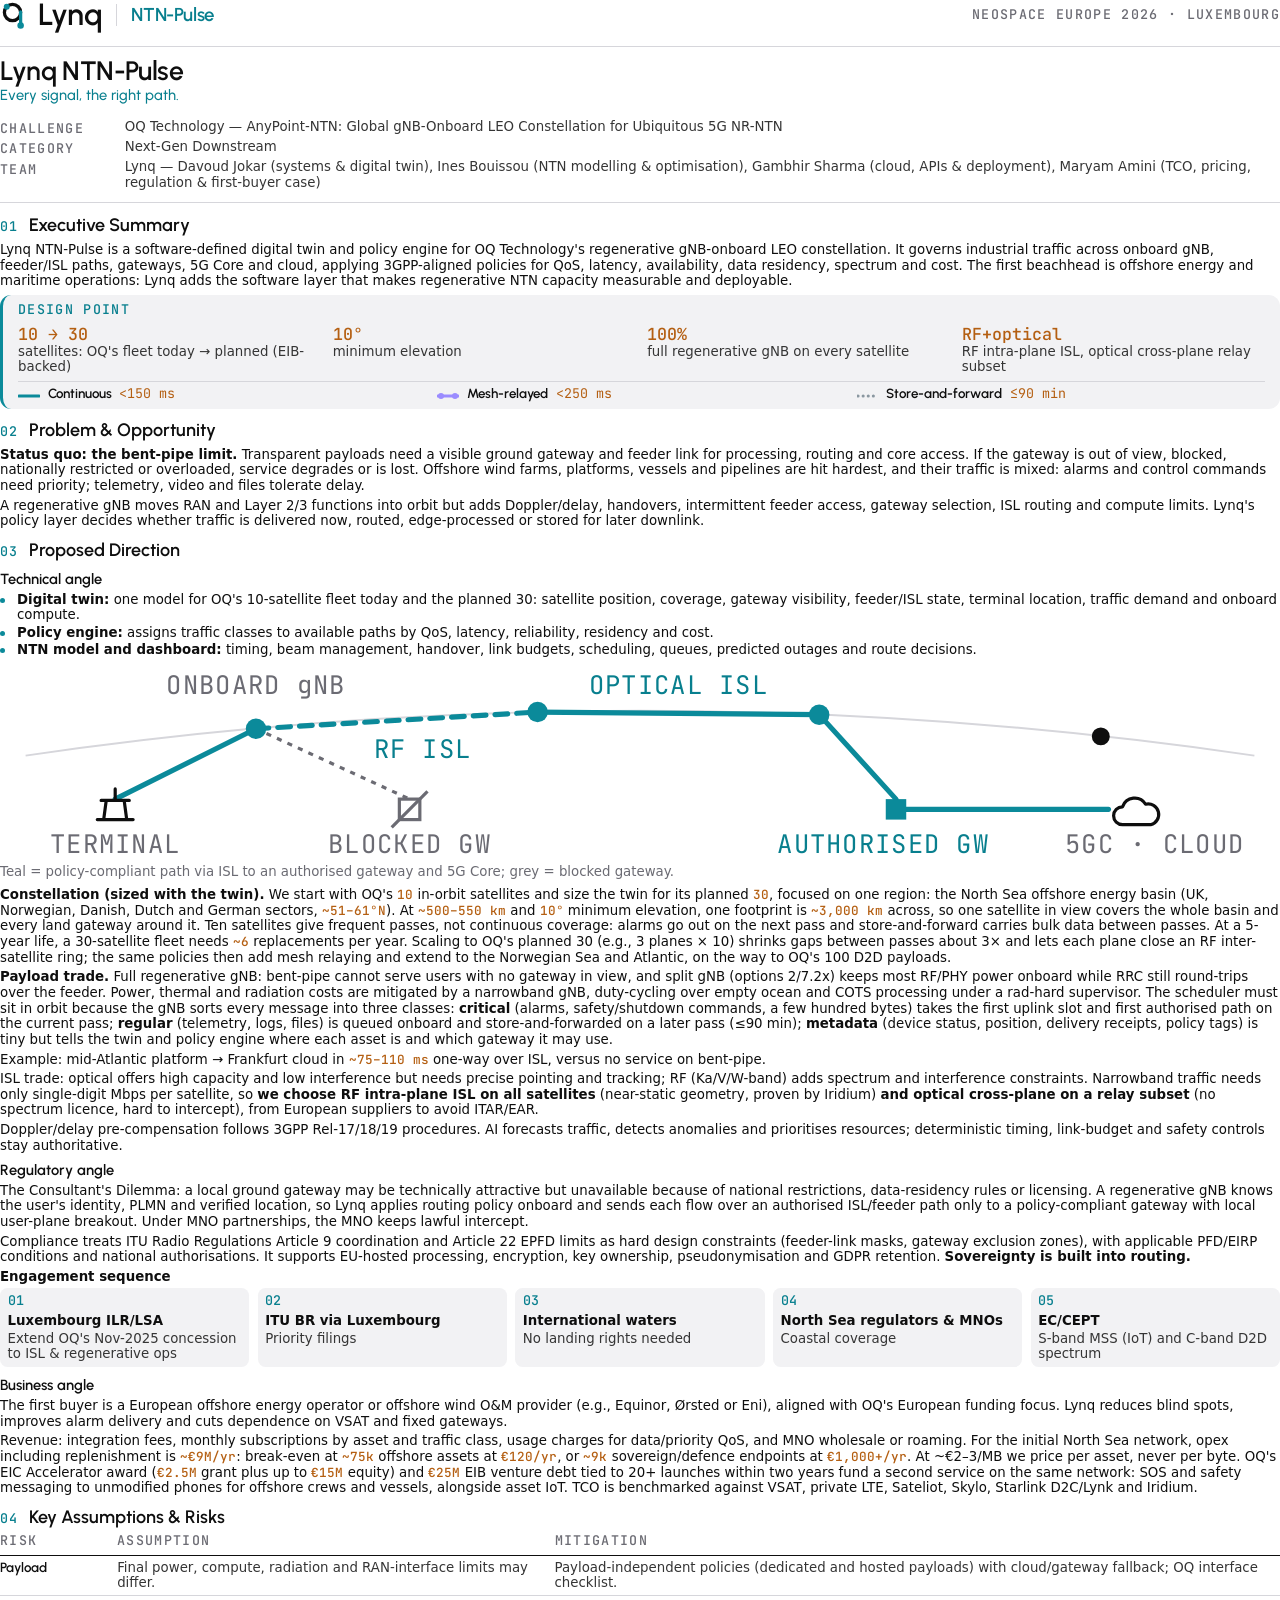
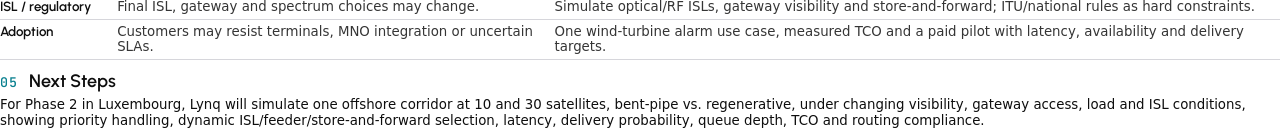
<file: proposal-final/.bak-fleet/final.html>
<!doctype html>
<html lang="en" class="lynq-light">
<head>
<meta charset="utf-8">
<title>Lynq NTN-Pulse — Team Proposal</title>
<link rel="preconnect" href="https://fonts.googleapis.com">
<link href="https://fonts.googleapis.com/css2?family=Urbanist:wght@500;600;700&family=JetBrains+Mono:wght@400;500&display=block" rel="stylesheet">
<link href="https://api.fontshare.com/v2/css?f[]=satoshi@400,500,700&display=block" rel="stylesheet">
<style>
  :root{
    --page:#FFFFFF; --text:#0E0E0E; --muted:#353535; --caption:#6B6B73;
    --teal:#0B8A9A; --teal-text:#087F8E; --orange-text:#B45F12; --orange:#FAA055;
    --alert:#D1343A; --rule:#D6D6DB; --panel:#F2F2F4;
    --t-cont:#0B8A9A; --t-mesh:#9B8CFF; --t-snf:#B8C4CC;
    --f-head:'Urbanist','Helvetica Neue',Arial,sans-serif;
    --f-body:'Satoshi','Inter',system-ui,sans-serif;
    --f-mono:'JetBrains Mono',ui-monospace,monospace;
  }
  @page{ size:A4; margin:10mm 14mm 9mm 14mm; }
  *{ box-sizing:border-box; }
  html,body{ margin:0; background:var(--page); color:var(--text); }
  body{ font-family:var(--f-body); font-size:10pt; line-height:11.8pt; -webkit-print-color-adjust:exact; print-color-adjust:exact; }

  /* Header */
  .masthead{ display:flex; align-items:center; justify-content:space-between; padding-bottom:4mm; border-bottom:1px solid var(--rule); }
  .logo{ display:flex; align-items:center; gap:8px; }
  .logo svg{ width:30px; height:30px; }
  .logo .word{ font-family:var(--f-head); font-weight:600; font-size:23pt; letter-spacing:-.025em; line-height:1; }
  .logo .divider{ width:1px; height:22px; background:var(--rule); margin:0 6px; }
  .logo .product{ font-family:var(--f-head); font-weight:600; font-size:14pt; color:var(--teal-text); letter-spacing:-.01em; }
  .label{ font-family:var(--f-mono); font-weight:500; font-size:10pt; letter-spacing:.1em; text-transform:uppercase; color:var(--caption); }
  .masthead .label{ text-align:right; line-height:11.8pt; }

  h1.title{ font-family:var(--f-head); font-weight:600; font-size:20pt; line-height:23pt; margin:2.5mm 0 .3mm; letter-spacing:-.015em; }
  .tagline{ font-family:var(--f-head); font-weight:500; font-size:11pt; color:var(--teal-text); margin:0 0 2mm; }

  .meta{ display:grid; grid-template-columns:29mm 1fr; row-gap:.6mm; column-gap:4mm; font-size:10pt; line-height:11.8pt; color:var(--muted); padding:2mm 0 3mm; border-bottom:1px solid var(--rule); margin-bottom:3mm; }
  .meta .label{ padding-top:.6mm; }

  /* Sections */
  h2{ font-family:var(--f-head); font-weight:600; font-size:13.5pt; line-height:17pt; margin:2.6mm 0 1mm; display:flex; align-items:baseline; gap:3mm; break-after:avoid; }
  h2 .num{ font-family:var(--f-mono); font-weight:500; font-size:10pt; color:var(--teal-text); letter-spacing:.08em; }
  h3{ font-family:var(--f-head); font-weight:600; font-size:11pt; line-height:14pt; margin:2mm 0 .8mm; break-after:avoid; }
  p{ margin:0 0 1mm; color:var(--text); }
  strong{ font-weight:700; }
  .lead{ font-weight:700; }
  ul{ margin:0 0 2.2mm; padding-left:0; list-style:none; }
  li{ position:relative; padding-left:4.5mm; margin-bottom:.4mm; }
  li::before{ content:""; position:absolute; left:0; top:4.6pt; width:5px; height:5px; border-radius:50%; background:var(--teal); }
  .num-o{ font-family:var(--f-mono); font-weight:500; color:var(--orange-text); font-size:.95em; }
  em{ font-style:normal; color:var(--teal-text); font-weight:500; }

  /* Design point panel */
  .design{ background:var(--panel); border-radius:3mm; padding:2mm 4mm; margin:1.5mm 0 1.5mm; break-inside:avoid; border-left:3px solid var(--teal); }
  .design .label{ color:var(--teal-text); margin-bottom:1.5mm; display:block; }
  .kpis{ display:grid; grid-template-columns:repeat(4,1fr); gap:3mm; margin-bottom:1.5mm; }
  .kpi .v{ font-family:var(--f-mono); font-weight:500; font-size:12.5pt; line-height:15pt; white-space:nowrap; color:var(--orange-text); }
  .kpi .k{ font-size:10pt; line-height:11.8pt; color:var(--muted); }
  .tiers{ display:grid; grid-template-columns:repeat(3,1fr); gap:3mm; border-top:1px solid var(--rule); padding-top:1.2mm; }
  .tier{ display:flex; gap:2mm; align-items:center; } .tier > div{ display:flex; gap:2mm; align-items:baseline; }
  .tier svg{ flex:none; margin-top:3px; }
  .tier .n{ font-family:var(--f-head); font-weight:600; font-size:10pt; line-height:11.8pt; }
  .tier .d{ font-family:var(--f-mono); font-size:10pt; color:var(--orange-text); }

  /* Diagram */
  figure{ margin:1.5mm 0 2mm; break-inside:avoid; }
  figure svg{ width:100%; height:auto; display:block; }
  figcaption{ font-size:10pt; line-height:11.8pt; color:var(--caption); margin-top:1.5mm; }

  /* Engagement steps */
  ol.steps{ list-style:none; padding:0; margin:1mm 0 2.5mm; display:grid; grid-template-columns:repeat(5,1fr); gap:2.2mm; break-inside:avoid; }
  ol.steps li{ padding:1.3mm 2mm; margin:0; background:var(--panel); border-radius:2mm; font-size:10pt; line-height:11.8pt; color:var(--muted); }
  ol.steps li::before{ display:none; }
  ol.steps .s{ font-family:var(--f-mono); font-weight:500; font-size:10pt; color:var(--teal-text); display:block; margin-bottom:1mm; }
  ol.steps b{ color:var(--text); font-weight:700; display:block; margin-bottom:.6mm; }

  /* Risk table */
  table{ width:100%; border-collapse:collapse; font-size:10pt; line-height:11.8pt; margin:1mm 0 2mm; break-inside:avoid; }
  th{ text-align:left; font-family:var(--f-mono); font-weight:500; font-size:10pt; letter-spacing:.1em; text-transform:uppercase; color:var(--caption); padding:0 3mm 1.5mm 0; border-bottom:1px solid var(--text); }
  td{ vertical-align:top; padding:1mm 3mm 1mm 0; border-bottom:1px solid var(--rule); color:var(--muted); }
  td:first-child{ font-family:var(--f-head); font-weight:600; color:var(--text); font-size:10pt; width:31mm; }

  /* Roles */
  .roles{ display:grid; grid-template-columns:repeat(4,1fr); gap:2.5mm; margin-top:2mm; break-inside:avoid; }
  .role{ border-top:2px solid var(--teal); padding-top:2mm; }
  .role .n{ font-family:var(--f-head); font-weight:600; font-size:10pt; line-height:11.8pt; }
  .role .r{ font-size:10pt; line-height:11.8pt; color:var(--caption); }

  .footer{ margin-top:4mm; padding-top:3mm; border-top:1px solid var(--rule); display:flex; justify-content:space-between; align-items:center; break-inside:avoid; }
  .footer .credit{ font-family:var(--f-mono); font-size:10pt; letter-spacing:.1em; text-transform:uppercase; color:var(--caption); }
  .footer .credit b{ color:var(--text); font-weight:500; }
</style>
</head>
<body>

<header class="masthead">
  <div class="logo">
    <svg viewBox="0 0 24 24" aria-label="Lynq"><circle cx="10" cy="10" r="6.5" fill="none" stroke="#0E0E0E" stroke-width="2.6"/><path d="M16.5 9.5V19" stroke="#0B8A9A" stroke-width="2.6" stroke-linecap="round"/><circle cx="16.5" cy="20.4" r="2.6" fill="#0B8A9A"/><circle cx="5.4" cy="5.4" r="2.4" fill="#0B8A9A"/></svg>
    <span class="word">Lynq</span>
    <span class="divider"></span>
    <span class="product">NTN-Pulse</span>
  </div>
  <div class="label">NEOSPACE Europe 2026 · Luxembourg</div>
</header>

<h1 class="title">Lynq NTN-Pulse</h1>
<p class="tagline">Every signal, the right path.</p>

<div class="meta">
  <span class="label">Challenge</span><span>OQ Technology — AnyPoint-NTN: Global gNB-Onboard LEO Constellation for Ubiquitous 5G NR-NTN</span>
  <span class="label">Category</span><span>Next-Gen Downstream</span>
  <span class="label">Team</span><span>Lynq — Davoud Jokar (systems &amp; digital twin), Ines Bouissou (NTN modelling &amp; optimisation), Gambhir Sharma (cloud, APIs &amp; deployment), Maryam Amini (TCO, pricing, regulation &amp; first-buyer case)</span>
</div>

<h2><span class="num">01</span>Executive Summary</h2>
<p>Lynq NTN-Pulse is a software-defined digital twin and policy engine for OQ Technology's regenerative gNB-onboard LEO constellation. It governs industrial traffic across onboard gNB, feeder/ISL paths, gateways, 5G Core and cloud, applying 3GPP-aligned policies for QoS, latency, availability, data residency, spectrum and cost. The first beachhead is offshore energy and maritime operations: Lynq adds the software layer that makes regenerative NTN capacity measurable and deployable.</p>

<div class="design">
  <span class="label">Design point</span>
  <div class="kpis">
    <div class="kpi"><div class="v">10 → 30</div><div class="k">satellites: OQ's fleet today → planned (EIB-backed)</div></div>
    <div class="kpi"><div class="v">10°</div><div class="k">minimum elevation</div></div>
    <div class="kpi"><div class="v">100%</div><div class="k">full regenerative gNB on every satellite</div></div>
    <div class="kpi"><div class="v">RF+optical</div><div class="k">RF intra-plane ISL, optical cross-plane relay subset</div></div>
  </div>
  <div class="tiers">
    <div class="tier"><svg width="22" height="8"><line x1="1" y1="4" x2="21" y2="4" stroke="var(--t-cont)" stroke-width="3" stroke-linecap="round"/></svg><div><div class="n">Continuous</div><div class="d">&lt;150 ms</div></div></div>
    <div class="tier"><svg width="22" height="8"><line x1="1" y1="4" x2="21" y2="4" stroke="var(--t-mesh)" stroke-width="3" stroke-linecap="round"/><circle cx="4" cy="4" r="3" fill="var(--t-mesh)"/><circle cx="18" cy="4" r="3" fill="var(--t-mesh)"/></svg><div><div class="n">Mesh-relayed</div><div class="d">&lt;250 ms</div></div></div>
    <div class="tier"><svg width="22" height="8"><line x1="1" y1="4" x2="21" y2="4" stroke="#8A97A0" stroke-width="3" stroke-linecap="round" stroke-dasharray="0.1 5"/></svg><div><div class="n">Store-and-forward</div><div class="d">≤90 min</div></div></div>
  </div>
</div>


<h2><span class="num">02</span>Problem &amp; Opportunity</h2>
<p><span class="lead">Status quo: the bent-pipe limit.</span> Transparent payloads need a visible ground gateway and feeder link for processing, routing and core access. If the gateway is out of view, blocked, nationally restricted or overloaded, service degrades or is lost. Offshore wind farms, platforms, vessels and pipelines are hit hardest, and their traffic is mixed: alarms and control commands need priority; telemetry, video and files tolerate delay.</p>
<p>A regenerative gNB moves RAN and Layer 2/3 functions into orbit but adds Doppler/delay, handovers, intermittent feeder access, gateway selection, ISL routing and compute limits. Lynq's policy layer decides whether traffic is delivered now, routed, edge-processed or stored for later downlink.</p>

<h2><span class="num">03</span>Proposed Direction</h2>
<h3>Technical angle</h3>
<ul>
  <li><strong>Digital twin:</strong> one model for OQ's 10-satellite fleet today and the planned 30: satellite position, coverage, gateway visibility, feeder/ISL state, terminal location, traffic demand and onboard compute.</li>
  <li><strong>Policy engine:</strong> assigns traffic classes to available paths by QoS, latency, reliability, residency and cost.</li>
  <li><strong>NTN model and dashboard:</strong> timing, beam management, handover, link budgets, scheduling, queues, predicted outages and route decisions.</li>
</ul>
<figure>
<svg viewBox="0 0 1000 150" xmlns="http://www.w3.org/2000/svg" font-family="JetBrains Mono, monospace">
  <path d="M20 70 Q500 0 980 70" fill="none" stroke="#D6D6DB" stroke-width="1.5"/>
  <line x1="90" y1="104" x2="200" y2="49" stroke="#0B8A9A" stroke-width="4" stroke-linecap="round"/>
  <line x1="200" y1="49" x2="420" y2="36" stroke="#0B8A9A" stroke-width="4" stroke-linecap="round" stroke-dasharray="10 7"/>
  <line x1="420" y1="36" x2="640" y2="38" stroke="#0B8A9A" stroke-width="4" stroke-linecap="round"/>
  <line x1="640" y1="38" x2="700" y2="104" stroke="#0B8A9A" stroke-width="4" stroke-linecap="round"/>
  <line x1="200" y1="49" x2="320" y2="104" stroke="#6B6B73" stroke-width="2.5" stroke-dasharray="4 5"/>
  <line x1="708" y1="112" x2="866" y2="112" stroke="#0B8A9A" stroke-width="4" stroke-linecap="round"/>
  <circle cx="200" cy="49" r="8" fill="#0B8A9A"/>
  <circle cx="420" cy="36" r="8" fill="#0B8A9A"/>
  <circle cx="640" cy="38" r="8" fill="#0B8A9A"/>
  <circle cx="860" cy="55" r="7" fill="#0E0E0E"/>
  <g transform="translate(76 96)" fill="none" stroke="#0E0E0E" stroke-width="2.5" stroke-linecap="round" stroke-linejoin="round">
    <path d="M0 24 L28 24 M5 24 L7 9 M23 24 L21 9 M3 9 L25 9 M14 9 L14 0"/>
  </g>
  <rect x="312" y="104" width="16" height="16" fill="none" stroke="#6B6B73" stroke-width="2.5"/>
  <line x1="306" y1="126" x2="334" y2="98" stroke="#6B6B73" stroke-width="2.5"/>
  <rect x="692" y="104" width="16" height="16" fill="#0B8A9A"/>
  <g transform="translate(870 98)" fill="none" stroke="#0E0E0E" stroke-width="2.5" stroke-linecap="round" stroke-linejoin="round">
    <path d="M7 26 a7 7 0 0 1 0-14 a10 10 0 0 1 18-2 a7 7 0 0 1 4 16 Z"/>
  </g>
  <g font-size="20" fill="#6B6B73" letter-spacing="1" text-anchor="middle">
    <text x="90" y="146">TERMINAL</text>
    <text x="200" y="22">ONBOARD gNB</text>
    <text x="330" y="72" fill="#087F8E">RF ISL</text>
    <text x="530" y="22" fill="#087F8E">OPTICAL ISL</text>
    <text x="320" y="146">BLOCKED GW</text>
    <text x="690" y="146" fill="#087F8E">AUTHORISED GW</text>
    <text x="902" y="146">5GC · CLOUD</text>
  </g>
</svg>
<figcaption>Teal = policy-compliant path via ISL to an authorised gateway and 5G Core; grey = blocked gateway.</figcaption>
</figure>

<p><span class="lead">Constellation (sized with the twin).</span> We start with OQ's <span class="num-o">10</span> in-orbit satellites and size the twin for its planned <span class="num-o">30</span>, focused on one region: the North Sea offshore energy basin (UK, Norwegian, Danish, Dutch and German sectors, <span class="num-o">~51–61°N</span>). At <span class="num-o">~500–550 km</span> and <span class="num-o">10°</span> minimum elevation, one footprint is <span class="num-o">~3,000 km</span> across, so one satellite in view covers the whole basin and every land gateway around it. Ten satellites give frequent passes, not continuous coverage: alarms go out on the next pass and store-and-forward carries bulk data between passes. At a 5-year life, a 30-satellite fleet needs <span class="num-o">~6</span> replacements per year. Scaling to OQ's planned 30 (e.g., 3 planes × 10) shrinks gaps between passes about 3× and lets each plane close an RF inter-satellite ring; the same policies then add mesh relaying and extend to the Norwegian Sea and Atlantic, on the way to OQ's 100 D2D payloads.</p>
<p><span class="lead">Payload trade.</span> Full regenerative gNB: bent-pipe cannot serve users with no gateway in view, and split gNB (options 2/7.2x) keeps most RF/PHY power onboard while RRC still round-trips over the feeder. Power, thermal and radiation costs are mitigated by a narrowband gNB, duty-cycling over empty ocean and COTS processing under a rad-hard supervisor. The scheduler must sit in orbit because the gNB sorts every message into three classes: <strong>critical</strong> (alarms, safety/shutdown commands, a few hundred bytes) takes the first uplink slot and first authorised path on the current pass; <strong>regular</strong> (telemetry, logs, files) is queued onboard and store-and-forwarded on a later pass (≤90 min); <strong>metadata</strong> (device status, position, delivery receipts, policy tags) is tiny but tells the twin and policy engine where each asset is and which gateway it may use.</p>
<p>Example: mid-Atlantic platform → Frankfurt cloud in <span class="num-o">~75–110 ms</span> one-way over ISL, versus no service on bent-pipe.</p>
<p>ISL trade: optical offers high capacity and low interference but needs precise pointing and tracking; RF (Ka/V/W-band) adds spectrum and interference constraints. Narrowband traffic needs only single-digit Mbps per satellite, so <strong>we choose RF intra-plane ISL on all satellites</strong> (near-static geometry, proven by Iridium) <strong>and optical cross-plane on a relay subset</strong> (no spectrum licence, hard to intercept), from European suppliers to avoid ITAR/EAR.</p>
<p>Doppler/delay pre-compensation follows 3GPP Rel-17/18/19 procedures. AI forecasts traffic, detects anomalies and prioritises resources; deterministic timing, link-budget and safety controls stay authoritative.</p>

<h3>Regulatory angle</h3>
<p>The Consultant's Dilemma: a local ground gateway may be technically attractive but unavailable because of national restrictions, data-residency rules or licensing. A regenerative gNB knows the user's identity, PLMN and verified location, so Lynq applies routing policy onboard and sends each flow over an authorised ISL/feeder path only to a policy-compliant gateway with local user-plane breakout. Under MNO partnerships, the MNO keeps lawful intercept.</p>
<p>Compliance treats ITU Radio Regulations Article 9 coordination and Article 22 EPFD limits as hard design constraints (feeder-link masks, gateway exclusion zones), with applicable PFD/EIRP conditions and national authorisations. It supports EU-hosted processing, encryption, key ownership, pseudonymisation and GDPR retention. <strong>Sovereignty is built into routing.</strong></p>
<p class="lead" style="margin-bottom:1mm">Engagement sequence</p>
<ol class="steps">
  <li><span class="s">01</span><b>Luxembourg ILR/LSA</b>Extend OQ's Nov-2025 concession to ISL &amp; regenerative ops</li>
  <li><span class="s">02</span><b>ITU BR via Luxembourg</b>Priority filings</li>
  <li><span class="s">03</span><b>International waters</b>No landing rights needed</li>
  <li><span class="s">04</span><b>North Sea regulators &amp; MNOs</b>Coastal coverage</li>
  <li><span class="s">05</span><b>EC/CEPT</b>S-band MSS (IoT) and C-band D2D spectrum</li>
</ol>

<h3>Business angle</h3>
<p>The first buyer is a European offshore energy operator or offshore wind O&amp;M provider (e.g., Equinor, Ørsted or Eni), aligned with OQ's European funding focus. Lynq reduces blind spots, improves alarm delivery and cuts dependence on VSAT and fixed gateways.</p>
<p>Revenue: integration fees, monthly subscriptions by asset and traffic class, usage charges for data/priority QoS, and MNO wholesale or roaming. For the initial North Sea network, opex including replenishment is <span class="num-o">~€9M/yr</span>: break-even at <span class="num-o">~75k</span> offshore assets at <span class="num-o">€120/yr</span>, or <span class="num-o">~9k</span> sovereign/defence endpoints at <span class="num-o">€1,000+/yr</span>. At ~€2–3/MB we price per asset, never per byte. OQ's EIC Accelerator award (<span class="num-o">€2.5M</span> grant plus up to <span class="num-o">€15M</span> equity) and <span class="num-o">€25M</span> EIB venture debt tied to 20+ launches within two years fund a second service on the same network: SOS and safety messaging to unmodified phones for offshore crews and vessels, alongside asset IoT. TCO is benchmarked against VSAT, private LTE, Sateliot, Skylo, Starlink D2C/Lynk and Iridium.</p>

<h2><span class="num">04</span>Key Assumptions &amp; Risks</h2>
<table>
  <thead><tr><th>Risk</th><th>Assumption</th><th>Mitigation</th></tr></thead>
  <tbody>
    <tr><td>Payload</td><td>Final power, compute, radiation and RAN-interface limits may differ.</td><td>Payload-independent policies (dedicated and hosted payloads) with cloud/gateway fallback; OQ interface checklist.</td></tr>
    <tr><td>ISL / regulatory</td><td>Final ISL, gateway and spectrum choices may change.</td><td>Simulate optical/RF ISLs, gateway visibility and store-and-forward; ITU/national rules as hard constraints.</td></tr>
    <tr><td>Adoption</td><td>Customers may resist terminals, MNO integration or uncertain SLAs.</td><td>One wind-turbine alarm use case, measured TCO and a paid pilot with latency, availability and delivery targets.</td></tr>
  </tbody>
</table>

<h2><span class="num">05</span>Next Steps</h2>
<p>For Phase 2 in Luxembourg, Lynq will simulate one offshore corridor at 10 and 30 satellites, bent-pipe vs. regenerative, under changing visibility, gateway access, load and ISL conditions, showing priority handling, dynamic ISL/feeder/store-and-forward selection, latency, delivery probability, queue depth, TCO and routing compliance.</p>

</body>
</html>
</file>
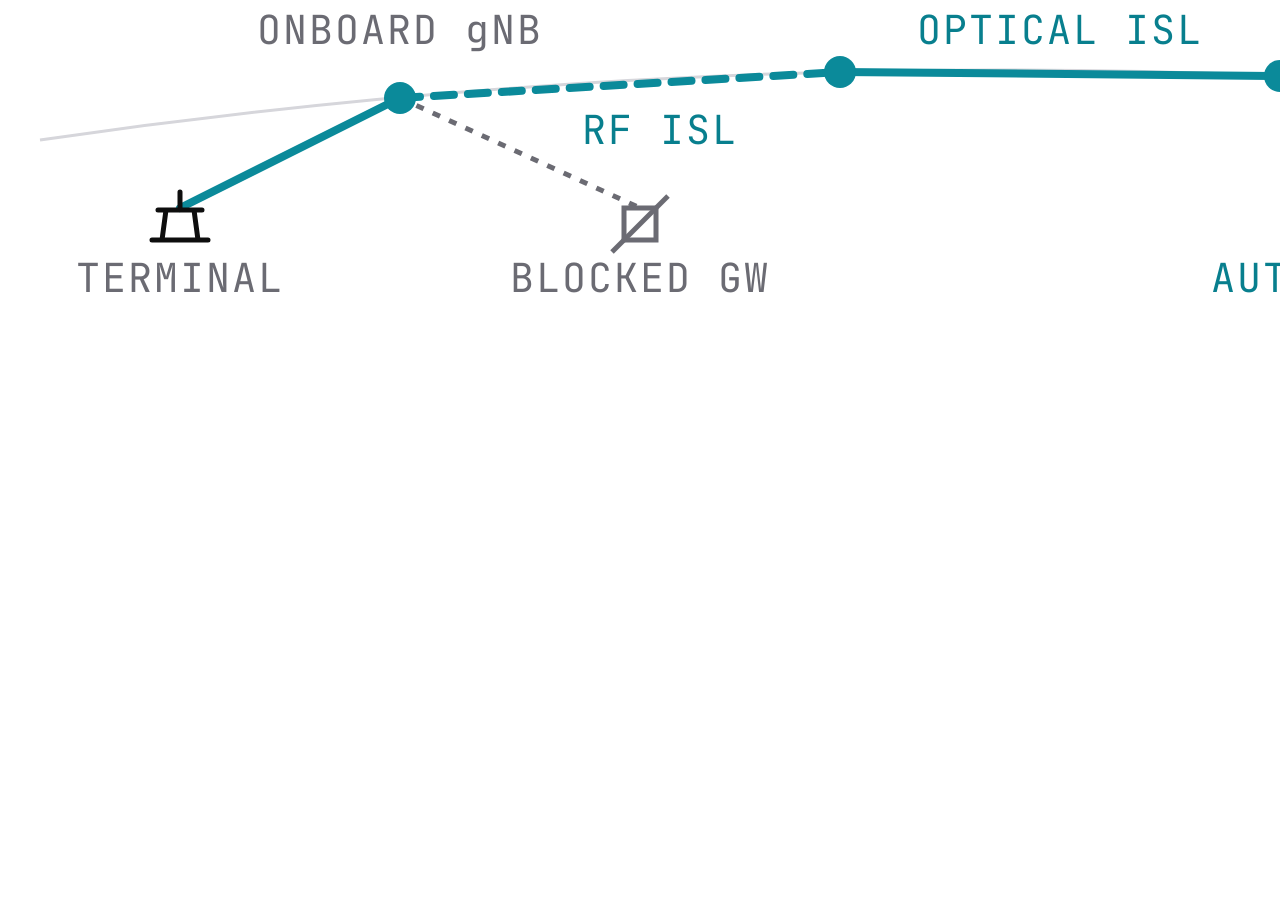
<file: proposal-final/docx-src/fig.html>
<html><head><link href="https://fonts.googleapis.com/css2?family=JetBrains+Mono:wght@400;500&display=block" rel="stylesheet"></head><body style="margin:0;background:#fff"><div style="width:2000px;height:300px"><svg width="2000" height="300" viewBox="0 0 1000 150" xmlns="http://www.w3.org/2000/svg" font-family="JetBrains Mono, monospace">
  <path d="M20 70 Q500 0 980 70" fill="none" stroke="#D6D6DB" stroke-width="1.5"/>
  <line x1="90" y1="104" x2="200" y2="49" stroke="#0B8A9A" stroke-width="4" stroke-linecap="round"/>
  <line x1="200" y1="49" x2="420" y2="36" stroke="#0B8A9A" stroke-width="4" stroke-linecap="round" stroke-dasharray="10 7"/>
  <line x1="420" y1="36" x2="640" y2="38" stroke="#0B8A9A" stroke-width="4" stroke-linecap="round"/>
  <line x1="640" y1="38" x2="700" y2="104" stroke="#0B8A9A" stroke-width="4" stroke-linecap="round"/>
  <line x1="200" y1="49" x2="320" y2="104" stroke="#6B6B73" stroke-width="2.5" stroke-dasharray="4 5"/>
  <line x1="708" y1="112" x2="866" y2="112" stroke="#0B8A9A" stroke-width="4" stroke-linecap="round"/>
  <circle cx="200" cy="49" r="8" fill="#0B8A9A"/>
  <circle cx="420" cy="36" r="8" fill="#0B8A9A"/>
  <circle cx="640" cy="38" r="8" fill="#0B8A9A"/>
  <circle cx="860" cy="55" r="7" fill="#0E0E0E"/>
  <g transform="translate(76 96)" fill="none" stroke="#0E0E0E" stroke-width="2.5" stroke-linecap="round" stroke-linejoin="round">
    <path d="M0 24 L28 24 M5 24 L7 9 M23 24 L21 9 M3 9 L25 9 M14 9 L14 0"/>
  </g>
  <rect x="312" y="104" width="16" height="16" fill="none" stroke="#6B6B73" stroke-width="2.5"/>
  <line x1="306" y1="126" x2="334" y2="98" stroke="#6B6B73" stroke-width="2.5"/>
  <rect x="692" y="104" width="16" height="16" fill="#0B8A9A"/>
  <g transform="translate(870 98)" fill="none" stroke="#0E0E0E" stroke-width="2.5" stroke-linecap="round" stroke-linejoin="round">
    <path d="M7 26 a7 7 0 0 1 0-14 a10 10 0 0 1 18-2 a7 7 0 0 1 4 16 Z"/>
  </g>
  <g font-size="20" fill="#6B6B73" letter-spacing="1" text-anchor="middle">
    <text x="90" y="146">TERMINAL</text>
    <text x="200" y="22">ONBOARD gNB</text>
    <text x="330" y="72" fill="#087F8E">RF ISL</text>
    <text x="530" y="22" fill="#087F8E">OPTICAL ISL</text>
    <text x="320" y="146">BLOCKED GW</text>
    <text x="690" y="146" fill="#087F8E">AUTHORISED GW</text>
    <text x="902" y="146">5GC · CLOUD</text>
  </g>
</svg>
</div></body></html>
</file>
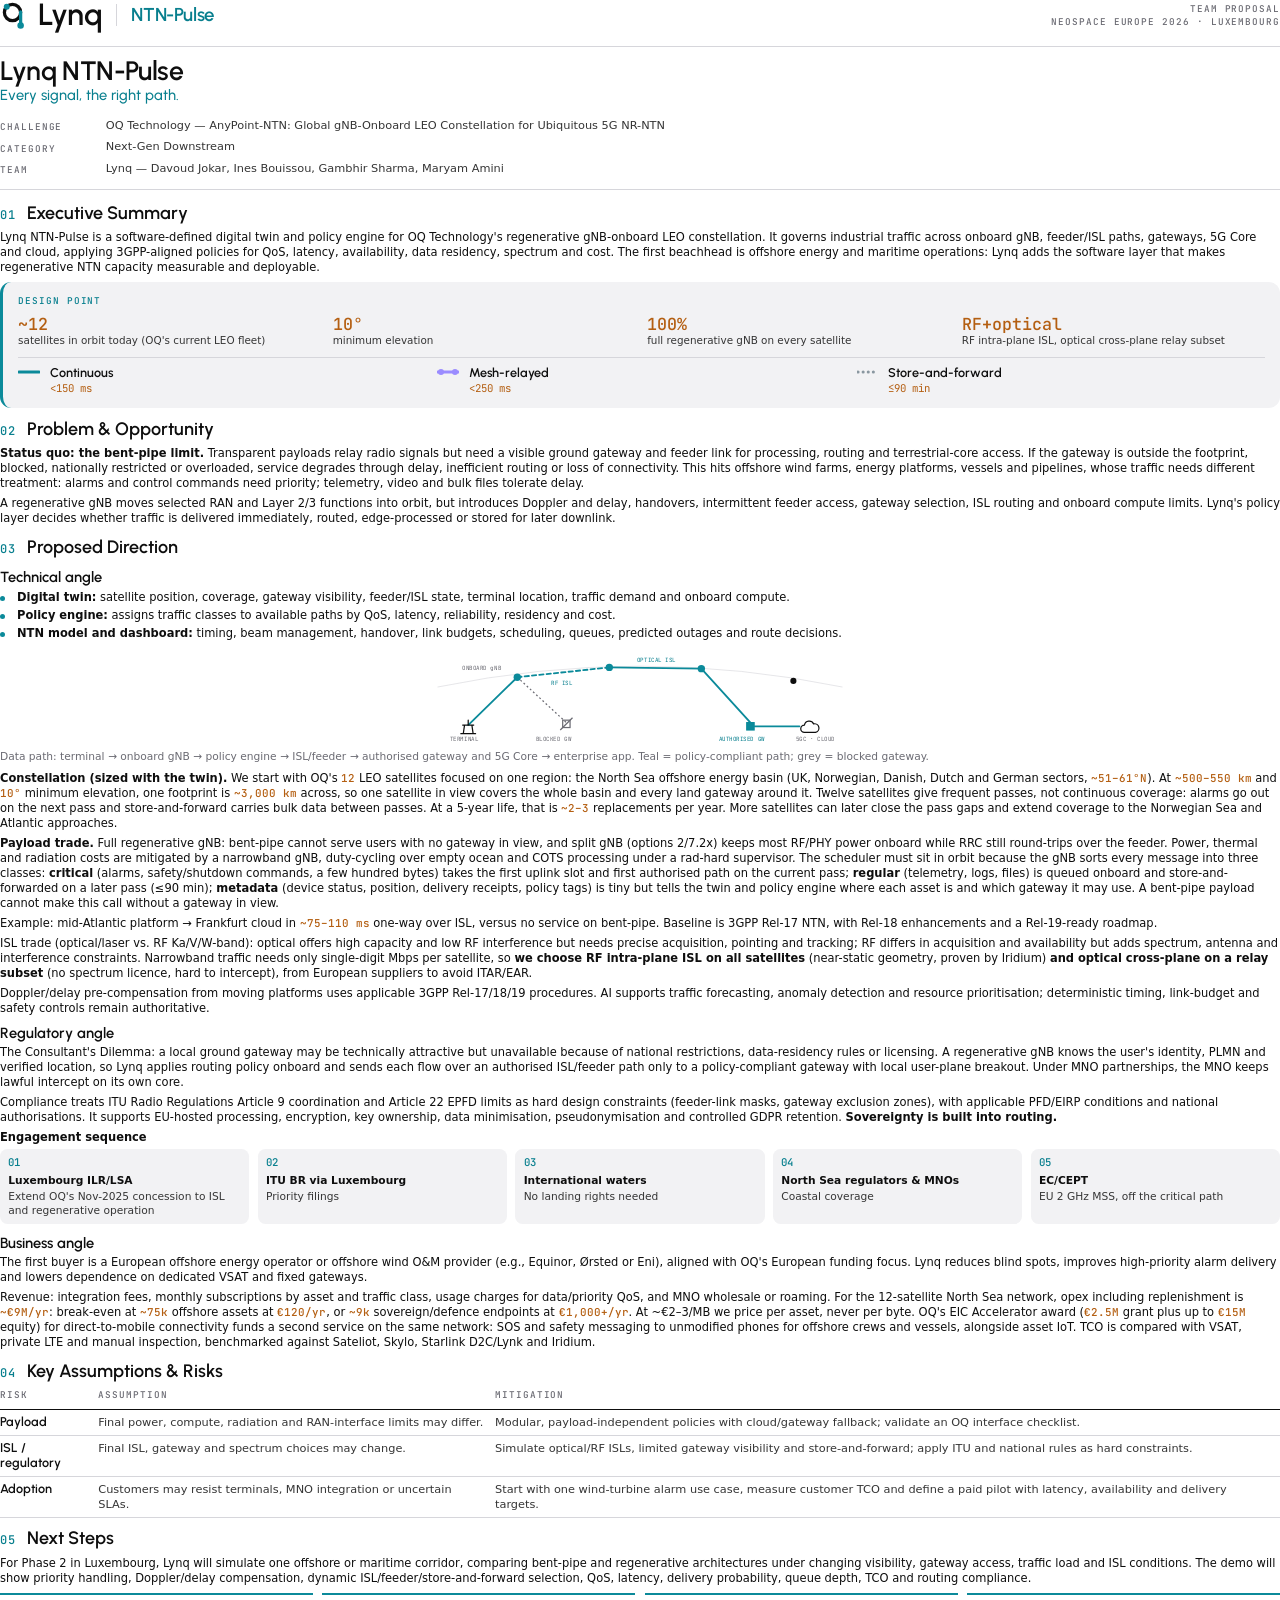
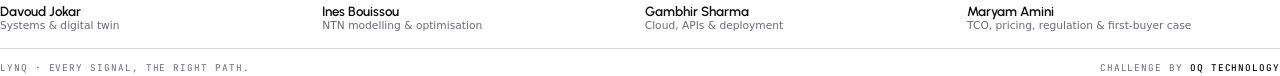
<file: proposal-final/v1-8.6pt/final.html>
<!doctype html>
<html lang="en" class="lynq-light">
<head>
<meta charset="utf-8">
<title>Lynq NTN-Pulse — Team Proposal</title>
<link rel="preconnect" href="https://fonts.googleapis.com">
<link href="https://fonts.googleapis.com/css2?family=Urbanist:wght@500;600;700&family=JetBrains+Mono:wght@400;500&display=block" rel="stylesheet">
<link href="https://api.fontshare.com/v2/css?f[]=satoshi@400,500,700&display=block" rel="stylesheet">
<style>
  :root{
    --page:#FFFFFF; --text:#0E0E0E; --muted:#353535; --caption:#6B6B73;
    --teal:#0B8A9A; --teal-text:#087F8E; --orange-text:#B45F12; --orange:#FAA055;
    --alert:#D1343A; --rule:#D6D6DB; --panel:#F2F2F4;
    --t-cont:#0B8A9A; --t-mesh:#9B8CFF; --t-snf:#B8C4CC;
    --f-head:'Urbanist','Helvetica Neue',Arial,sans-serif;
    --f-body:'Satoshi','Inter',system-ui,sans-serif;
    --f-mono:'JetBrains Mono',ui-monospace,monospace;
  }
  @page{ size:A4; margin:10mm 14mm 9mm 14mm; }
  *{ box-sizing:border-box; }
  html,body{ margin:0; background:var(--page); color:var(--text); }
  body{ font-family:var(--f-body); font-size:8.6pt; line-height:11.2pt; -webkit-print-color-adjust:exact; print-color-adjust:exact; }

  /* Header */
  .masthead{ display:flex; align-items:center; justify-content:space-between; padding-bottom:4mm; border-bottom:1px solid var(--rule); }
  .logo{ display:flex; align-items:center; gap:8px; }
  .logo svg{ width:30px; height:30px; }
  .logo .word{ font-family:var(--f-head); font-weight:600; font-size:23pt; letter-spacing:-.025em; line-height:1; }
  .logo .divider{ width:1px; height:22px; background:var(--rule); margin:0 6px; }
  .logo .product{ font-family:var(--f-head); font-weight:600; font-size:14pt; color:var(--teal-text); letter-spacing:-.01em; }
  .label{ font-family:var(--f-mono); font-weight:500; font-size:7pt; letter-spacing:.1em; text-transform:uppercase; color:var(--caption); }
  .masthead .label{ text-align:right; line-height:10pt; }

  h1.title{ font-family:var(--f-head); font-weight:600; font-size:20pt; line-height:23pt; margin:2.5mm 0 .3mm; letter-spacing:-.015em; }
  .tagline{ font-family:var(--f-head); font-weight:500; font-size:11pt; color:var(--teal-text); margin:0 0 2mm; }

  .meta{ display:grid; grid-template-columns:24mm 1fr; row-gap:1.2mm; column-gap:4mm; font-size:8.5pt; line-height:11pt; color:var(--muted); padding:2mm 0 3mm; border-bottom:1px solid var(--rule); margin-bottom:3mm; }
  .meta .label{ padding-top:.6mm; }

  /* Sections */
  h2{ font-family:var(--f-head); font-weight:600; font-size:13.5pt; line-height:17pt; margin:2.6mm 0 1mm; display:flex; align-items:baseline; gap:3mm; break-after:avoid; }
  h2 .num{ font-family:var(--f-mono); font-weight:500; font-size:9pt; color:var(--teal-text); letter-spacing:.08em; }
  h3{ font-family:var(--f-head); font-weight:600; font-size:11pt; line-height:14pt; margin:2mm 0 .8mm; break-after:avoid; }
  p{ margin:0 0 1.4mm; color:var(--text); }
  strong{ font-weight:700; }
  .lead{ font-weight:700; }
  ul{ margin:0 0 2.2mm; padding-left:0; list-style:none; }
  li{ position:relative; padding-left:4.5mm; margin-bottom:.9mm; }
  li::before{ content:""; position:absolute; left:0; top:4.6pt; width:5px; height:5px; border-radius:50%; background:var(--teal); }
  .num-o{ font-family:var(--f-mono); font-weight:500; color:var(--orange-text); font-size:.95em; }
  em{ font-style:normal; color:var(--teal-text); font-weight:500; }

  /* Design point panel */
  .design{ background:var(--panel); border-radius:3mm; padding:3mm 4mm; margin:2mm 0 2.5mm; break-inside:avoid; border-left:3px solid var(--teal); }
  .design .label{ color:var(--teal-text); margin-bottom:1.5mm; display:block; }
  .kpis{ display:grid; grid-template-columns:repeat(4,1fr); gap:3mm; margin-bottom:2.5mm; }
  .kpi .v{ font-family:var(--f-mono); font-weight:500; font-size:12.5pt; line-height:15pt; white-space:nowrap; color:var(--orange-text); }
  .kpi .k{ font-size:7.8pt; line-height:10pt; color:var(--muted); }
  .tiers{ display:grid; grid-template-columns:repeat(3,1fr); gap:3mm; border-top:1px solid var(--rule); padding-top:2mm; }
  .tier{ display:flex; gap:2.5mm; align-items:flex-start; }
  .tier svg{ flex:none; margin-top:3px; }
  .tier .n{ font-family:var(--f-head); font-weight:600; font-size:9.5pt; line-height:12pt; }
  .tier .d{ font-family:var(--f-mono); font-size:8pt; color:var(--orange-text); }

  /* Diagram */
  figure{ margin:1.5mm 0 2mm; break-inside:avoid; }
  figure svg{ width:100%; height:auto; display:block; }
  figcaption{ font-size:8pt; line-height:10.5pt; color:var(--caption); margin-top:1.5mm; }

  /* Engagement steps */
  ol.steps{ list-style:none; padding:0; margin:1mm 0 2.5mm; display:grid; grid-template-columns:repeat(5,1fr); gap:2.2mm; break-inside:avoid; }
  ol.steps li{ padding:1.8mm 2.2mm; margin:0; background:var(--panel); border-radius:2mm; font-size:8pt; line-height:10.4pt; color:var(--muted); }
  ol.steps li::before{ display:none; }
  ol.steps .s{ font-family:var(--f-mono); font-weight:500; font-size:8pt; color:var(--teal-text); display:block; margin-bottom:1mm; }
  ol.steps b{ color:var(--text); font-weight:700; display:block; margin-bottom:.6mm; }

  /* Risk table */
  table{ width:100%; border-collapse:collapse; font-size:8.5pt; line-height:11pt; margin:1mm 0 2mm; break-inside:avoid; }
  th{ text-align:left; font-family:var(--f-mono); font-weight:500; font-size:7pt; letter-spacing:.1em; text-transform:uppercase; color:var(--caption); padding:0 3mm 1.5mm 0; border-bottom:1px solid var(--text); }
  td{ vertical-align:top; padding:1.4mm 3mm 1.4mm 0; border-bottom:1px solid var(--rule); color:var(--muted); }
  td:first-child{ font-family:var(--f-head); font-weight:600; color:var(--text); font-size:9.5pt; width:26mm; }

  /* Roles */
  .roles{ display:grid; grid-template-columns:repeat(4,1fr); gap:2.5mm; margin-top:2mm; break-inside:avoid; }
  .role{ border-top:2px solid var(--teal); padding-top:2mm; }
  .role .n{ font-family:var(--f-head); font-weight:600; font-size:10pt; line-height:12.5pt; }
  .role .r{ font-size:8pt; line-height:10.4pt; color:var(--caption); }

  .footer{ margin-top:4mm; padding-top:3mm; border-top:1px solid var(--rule); display:flex; justify-content:space-between; align-items:center; break-inside:avoid; }
  .footer .credit{ font-family:var(--f-mono); font-size:7pt; letter-spacing:.1em; text-transform:uppercase; color:var(--caption); }
  .footer .credit b{ color:var(--text); font-weight:500; }
</style>
</head>
<body>

<header class="masthead">
  <div class="logo">
    <svg viewBox="0 0 24 24" aria-label="Lynq"><circle cx="10" cy="10" r="6.5" fill="none" stroke="#0E0E0E" stroke-width="2.6"/><path d="M16.5 9.5V19" stroke="#0B8A9A" stroke-width="2.6" stroke-linecap="round"/><circle cx="16.5" cy="20.4" r="2.6" fill="#0B8A9A"/><circle cx="5.4" cy="5.4" r="2.4" fill="#0B8A9A"/></svg>
    <span class="word">Lynq</span>
    <span class="divider"></span>
    <span class="product">NTN-Pulse</span>
  </div>
  <div class="label">Team proposal<br>NEOSPACE Europe 2026 · Luxembourg</div>
</header>

<h1 class="title">Lynq NTN-Pulse</h1>
<p class="tagline">Every signal, the right path.</p>

<div class="meta">
  <span class="label">Challenge</span><span>OQ Technology — AnyPoint-NTN: Global gNB-Onboard LEO Constellation for Ubiquitous 5G NR-NTN</span>
  <span class="label">Category</span><span>Next-Gen Downstream</span>
  <span class="label">Team</span><span>Lynq — Davoud Jokar, Ines Bouissou, Gambhir Sharma, Maryam Amini</span>
</div>

<h2><span class="num">01</span>Executive Summary</h2>
<p>Lynq NTN-Pulse is a software-defined digital twin and policy engine for OQ Technology's regenerative gNB-onboard LEO constellation. It governs industrial traffic across onboard gNB, feeder/ISL paths, gateways, 5G Core and cloud, applying 3GPP-aligned policies for QoS, latency, availability, data residency, spectrum and cost. The first beachhead is offshore energy and maritime operations: Lynq adds the software layer that makes regenerative NTN capacity measurable and deployable.</p>

<div class="design">
  <span class="label">Design point</span>
  <div class="kpis">
    <div class="kpi"><div class="v">~12</div><div class="k">satellites in orbit today (OQ's current LEO fleet)</div></div>
    <div class="kpi"><div class="v">10°</div><div class="k">minimum elevation</div></div>
    <div class="kpi"><div class="v">100%</div><div class="k">full regenerative gNB on every satellite</div></div>
    <div class="kpi"><div class="v">RF+optical</div><div class="k">RF intra-plane ISL, optical cross-plane relay subset</div></div>
  </div>
  <div class="tiers">
    <div class="tier"><svg width="22" height="8"><line x1="1" y1="4" x2="21" y2="4" stroke="var(--t-cont)" stroke-width="3" stroke-linecap="round"/></svg><div><div class="n">Continuous</div><div class="d">&lt;150 ms</div></div></div>
    <div class="tier"><svg width="22" height="8"><line x1="1" y1="4" x2="21" y2="4" stroke="var(--t-mesh)" stroke-width="3" stroke-linecap="round"/><circle cx="4" cy="4" r="3" fill="var(--t-mesh)"/><circle cx="18" cy="4" r="3" fill="var(--t-mesh)"/></svg><div><div class="n">Mesh-relayed</div><div class="d">&lt;250 ms</div></div></div>
    <div class="tier"><svg width="22" height="8"><line x1="1" y1="4" x2="21" y2="4" stroke="#8A97A0" stroke-width="3" stroke-linecap="round" stroke-dasharray="0.1 5"/></svg><div><div class="n">Store-and-forward</div><div class="d">≤90 min</div></div></div>
  </div>
</div>


<h2><span class="num">02</span>Problem &amp; Opportunity</h2>
<p><span class="lead">Status quo: the bent-pipe limit.</span> Transparent payloads relay radio signals but need a visible ground gateway and feeder link for processing, routing and terrestrial-core access. If the gateway is outside the footprint, blocked, nationally restricted or overloaded, service degrades through delay, inefficient routing or loss of connectivity. This hits offshore wind farms, energy platforms, vessels and pipelines, whose traffic needs different treatment: alarms and control commands need priority; telemetry, video and bulk files tolerate delay.</p>
<p>A regenerative gNB moves selected RAN and Layer 2/3 functions into orbit, but introduces Doppler and delay, handovers, intermittent feeder access, gateway selection, ISL routing and onboard compute limits. Lynq's policy layer decides whether traffic is delivered immediately, routed, edge-processed or stored for later downlink.</p>

<h2><span class="num">03</span>Proposed Direction</h2>
<h3>Technical angle</h3>
<ul>
  <li><strong>Digital twin:</strong> satellite position, coverage, gateway visibility, feeder/ISL state, terminal location, traffic demand and onboard compute.</li>
  <li><strong>Policy engine:</strong> assigns traffic classes to available paths by QoS, latency, reliability, residency and cost.</li>
  <li><strong>NTN model and dashboard:</strong> timing, beam management, handover, link budgets, scheduling, queues, predicted outages and route decisions.</li>
</ul>
<figure>
<svg viewBox="0 -4 700 154" style="max-height:25mm" xmlns="http://www.w3.org/2000/svg" font-family="JetBrains Mono, monospace">
  <!-- orbit arc -->
  <path d="M20 58 Q350 -10 680 58" fill="none" stroke="#D6D6DB" stroke-width="1"/>
  <!-- service link terminal -> sat1 -->
  <line x1="70" y1="120" x2="150" y2="42" stroke="#0B8A9A" stroke-width="3" stroke-linecap="round"/>
  <!-- RF ISL (dashed) sat1->sat2 -->
  <line x1="150" y1="42" x2="300" y2="26" stroke="#0B8A9A" stroke-width="3" stroke-linecap="round" stroke-dasharray="7 5"/>
  <!-- optical ISL sat2->sat3 -->
  <line x1="300" y1="26" x2="450" y2="28" stroke="#0B8A9A" stroke-width="3" stroke-linecap="round"/>
  <!-- feeder sat3 -> gw -->
  <line x1="450" y1="28" x2="530" y2="116" stroke="#0B8A9A" stroke-width="3" stroke-linecap="round"/>
  <!-- blocked feeder sat1 -> blocked gw -->
  <line x1="150" y1="42" x2="230" y2="116" stroke="#6B6B73" stroke-width="2" stroke-dasharray="3 4"/>
  <!-- gw -> core/cloud -->
  <line x1="537" y1="122" x2="610" y2="122" stroke="#0B8A9A" stroke-width="3" stroke-linecap="round"/>

  <!-- satellites -->
  <circle cx="150" cy="42" r="6" fill="#0B8A9A"/>
  <circle cx="300" cy="26" r="6" fill="#0B8A9A"/>
  <circle cx="450" cy="28" r="6" fill="#0B8A9A"/>
  <circle cx="600" cy="48" r="5" fill="#0E0E0E"/>

  <!-- terminal: offshore platform icon -->
  <g transform="translate(58 112)" fill="none" stroke="#0E0E0E" stroke-width="2" stroke-linecap="round" stroke-linejoin="round">
    <path d="M0 22 L24 22 M4 22 L6 8 M20 22 L18 8 M3 8 L21 8 M12 8 L12 0"/>
  </g>
  <!-- blocked gateway -->
  <rect x="224" y="112" width="12" height="12" fill="none" stroke="#6B6B73" stroke-width="2"/>
  <line x1="220" y1="128" x2="240" y2="108" stroke="#6B6B73" stroke-width="2"/>
  <!-- compliant gateway -->
  <rect x="524" y="116" width="12" height="12" fill="#0B8A9A" stroke="#0B8A9A" stroke-width="2"/>
  <!-- cloud -->
  <g transform="translate(612 110)" fill="none" stroke="#0E0E0E" stroke-width="2" stroke-linecap="round" stroke-linejoin="round">
    <path d="M6 22 a6 6 0 0 1 0-12 a8 8 0 0 1 15-2 a6 6 0 0 1 3 14 Z"/>
  </g>

  <g font-size="9.5" fill="#6B6B73" letter-spacing="0.9">
    <text x="40" y="146">TERMINAL</text>
    <text x="60" y="30">ONBOARD gNB</text>
    <text x="205" y="54" fill="#087F8E">RF ISL</text>
    <text x="345" y="18" fill="#087F8E">OPTICAL ISL</text>
    <text x="180" y="146">BLOCKED GW</text>
    <text x="478" y="146" fill="#087F8E">AUTHORISED GW</text>
    <text x="604" y="146">5GC · CLOUD</text>
  </g>
</svg>
<figcaption>Data path: terminal → onboard gNB → policy engine → ISL/feeder → authorised gateway and 5G Core → enterprise app. Teal = policy-compliant path; grey = blocked gateway.</figcaption>
</figure>

<p><span class="lead">Constellation (sized with the twin).</span> We start with OQ's <span class="num-o">12</span> LEO satellites focused on one region: the North Sea offshore energy basin (UK, Norwegian, Danish, Dutch and German sectors, <span class="num-o">~51–61°N</span>). At <span class="num-o">~500–550 km</span> and <span class="num-o">10°</span> minimum elevation, one footprint is <span class="num-o">~3,000 km</span> across, so one satellite in view covers the whole basin and every land gateway around it. Twelve satellites give frequent passes, not continuous coverage: alarms go out on the next pass and store-and-forward carries bulk data between passes. At a 5-year life, that is <span class="num-o">~2–3</span> replacements per year. More satellites can later close the pass gaps and extend coverage to the Norwegian Sea and Atlantic approaches.</p>
<p><span class="lead">Payload trade.</span> Full regenerative gNB: bent-pipe cannot serve users with no gateway in view, and split gNB (options 2/7.2x) keeps most RF/PHY power onboard while RRC still round-trips over the feeder. Power, thermal and radiation costs are mitigated by a narrowband gNB, duty-cycling over empty ocean and COTS processing under a rad-hard supervisor. The scheduler must sit in orbit because the gNB sorts every message into three classes: <strong>critical</strong> (alarms, safety/shutdown commands, a few hundred bytes) takes the first uplink slot and first authorised path on the current pass; <strong>regular</strong> (telemetry, logs, files) is queued onboard and store-and-forwarded on a later pass (≤90 min); <strong>metadata</strong> (device status, position, delivery receipts, policy tags) is tiny but tells the twin and policy engine where each asset is and which gateway it may use. A bent-pipe payload cannot make this call without a gateway in view.</p>
<p>Example: mid-Atlantic platform → Frankfurt cloud in <span class="num-o">~75–110 ms</span> one-way over ISL, versus no service on bent-pipe. Baseline is 3GPP Rel-17 NTN, with Rel-18 enhancements and a Rel-19-ready roadmap.</p>
<p>ISL trade (optical/laser vs. RF Ka/V/W-band): optical offers high capacity and low RF interference but needs precise acquisition, pointing and tracking; RF differs in acquisition and availability but adds spectrum, antenna and interference constraints. Narrowband traffic needs only single-digit Mbps per satellite, so <strong>we choose RF intra-plane ISL on all satellites</strong> (near-static geometry, proven by Iridium) <strong>and optical cross-plane on a relay subset</strong> (no spectrum licence, hard to intercept), from European suppliers to avoid ITAR/EAR.</p>
<p>Doppler/delay pre-compensation from moving platforms uses applicable 3GPP Rel-17/18/19 procedures. AI supports traffic forecasting, anomaly detection and resource prioritisation; deterministic timing, link-budget and safety controls remain authoritative.</p>

<h3>Regulatory angle</h3>
<p>The Consultant's Dilemma: a local ground gateway may be technically attractive but unavailable because of national restrictions, data-residency rules or licensing. A regenerative gNB knows the user's identity, PLMN and verified location, so Lynq applies routing policy onboard and sends each flow over an authorised ISL/feeder path only to a policy-compliant gateway with local user-plane breakout. Under MNO partnerships, the MNO keeps lawful intercept on its own core.</p>
<p>Compliance treats ITU Radio Regulations Article 9 coordination and Article 22 EPFD limits as hard design constraints (feeder-link masks, gateway exclusion zones), with applicable PFD/EIRP conditions and national authorisations. It supports EU-hosted processing, encryption, key ownership, data minimisation, pseudonymisation and controlled GDPR retention. <strong>Sovereignty is built into routing.</strong></p>
<p class="lead" style="margin-bottom:1mm">Engagement sequence</p>
<ol class="steps">
  <li><span class="s">01</span><b>Luxembourg ILR/LSA</b>Extend OQ's Nov-2025 concession to ISL and regenerative operation</li>
  <li><span class="s">02</span><b>ITU BR via Luxembourg</b>Priority filings</li>
  <li><span class="s">03</span><b>International waters</b>No landing rights needed</li>
  <li><span class="s">04</span><b>North Sea regulators &amp; MNOs</b>Coastal coverage</li>
  <li><span class="s">05</span><b>EC/CEPT</b>EU 2 GHz MSS, off the critical path</li>
</ol>

<h3>Business angle</h3>
<p>The first buyer is a European offshore energy operator or offshore wind O&amp;M provider (e.g., Equinor, Ørsted or Eni), aligned with OQ's European funding focus. Lynq reduces blind spots, improves high-priority alarm delivery and lowers dependence on dedicated VSAT and fixed gateways.</p>
<p>Revenue: integration fees, monthly subscriptions by asset and traffic class, usage charges for data/priority QoS, and MNO wholesale or roaming. For the 12-satellite North Sea network, opex including replenishment is <span class="num-o">~€9M/yr</span>: break-even at <span class="num-o">~75k</span> offshore assets at <span class="num-o">€120/yr</span>, or <span class="num-o">~9k</span> sovereign/defence endpoints at <span class="num-o">€1,000+/yr</span>. At ~€2–3/MB we price per asset, never per byte. OQ's EIC Accelerator award (<span class="num-o">€2.5M</span> grant plus up to <span class="num-o">€15M</span> equity) for direct-to-mobile connectivity funds a second service on the same network: SOS and safety messaging to unmodified phones for offshore crews and vessels, alongside asset IoT. TCO is compared with VSAT, private LTE and manual inspection, benchmarked against Sateliot, Skylo, Starlink D2C/Lynk and Iridium.</p>

<h2><span class="num">04</span>Key Assumptions &amp; Risks</h2>
<table>
  <thead><tr><th>Risk</th><th>Assumption</th><th>Mitigation</th></tr></thead>
  <tbody>
    <tr><td>Payload</td><td>Final power, compute, radiation and RAN-interface limits may differ.</td><td>Modular, payload-independent policies with cloud/gateway fallback; validate an OQ interface checklist.</td></tr>
    <tr><td>ISL / regulatory</td><td>Final ISL, gateway and spectrum choices may change.</td><td>Simulate optical/RF ISLs, limited gateway visibility and store-and-forward; apply ITU and national rules as hard constraints.</td></tr>
    <tr><td>Adoption</td><td>Customers may resist terminals, MNO integration or uncertain SLAs.</td><td>Start with one wind-turbine alarm use case, measure customer TCO and define a paid pilot with latency, availability and delivery targets.</td></tr>
  </tbody>
</table>

<h2><span class="num">05</span>Next Steps</h2>
<p>For Phase 2 in Luxembourg, Lynq will simulate one offshore or maritime corridor, comparing bent-pipe and regenerative architectures under changing visibility, gateway access, traffic load and ISL conditions. The demo will show priority handling, Doppler/delay compensation, dynamic ISL/feeder/store-and-forward selection, QoS, latency, delivery probability, queue depth, TCO and routing compliance.</p>

<div class="roles">
  <div class="role"><div class="n">Davoud Jokar</div><div class="r">Systems &amp; digital twin</div></div>
  <div class="role"><div class="n">Ines Bouissou</div><div class="r">NTN modelling &amp; optimisation</div></div>
  <div class="role"><div class="n">Gambhir Sharma</div><div class="r">Cloud, APIs &amp; deployment</div></div>
  <div class="role"><div class="n">Maryam Amini</div><div class="r">TCO, pricing, regulation &amp; first-buyer case</div></div>
</div>

<div class="footer">
  <span class="credit">Lynq · Every signal, the right path.</span>
  <span class="credit">Challenge by <b>OQ Technology</b></span>
</div>

</body>
</html>
</file>
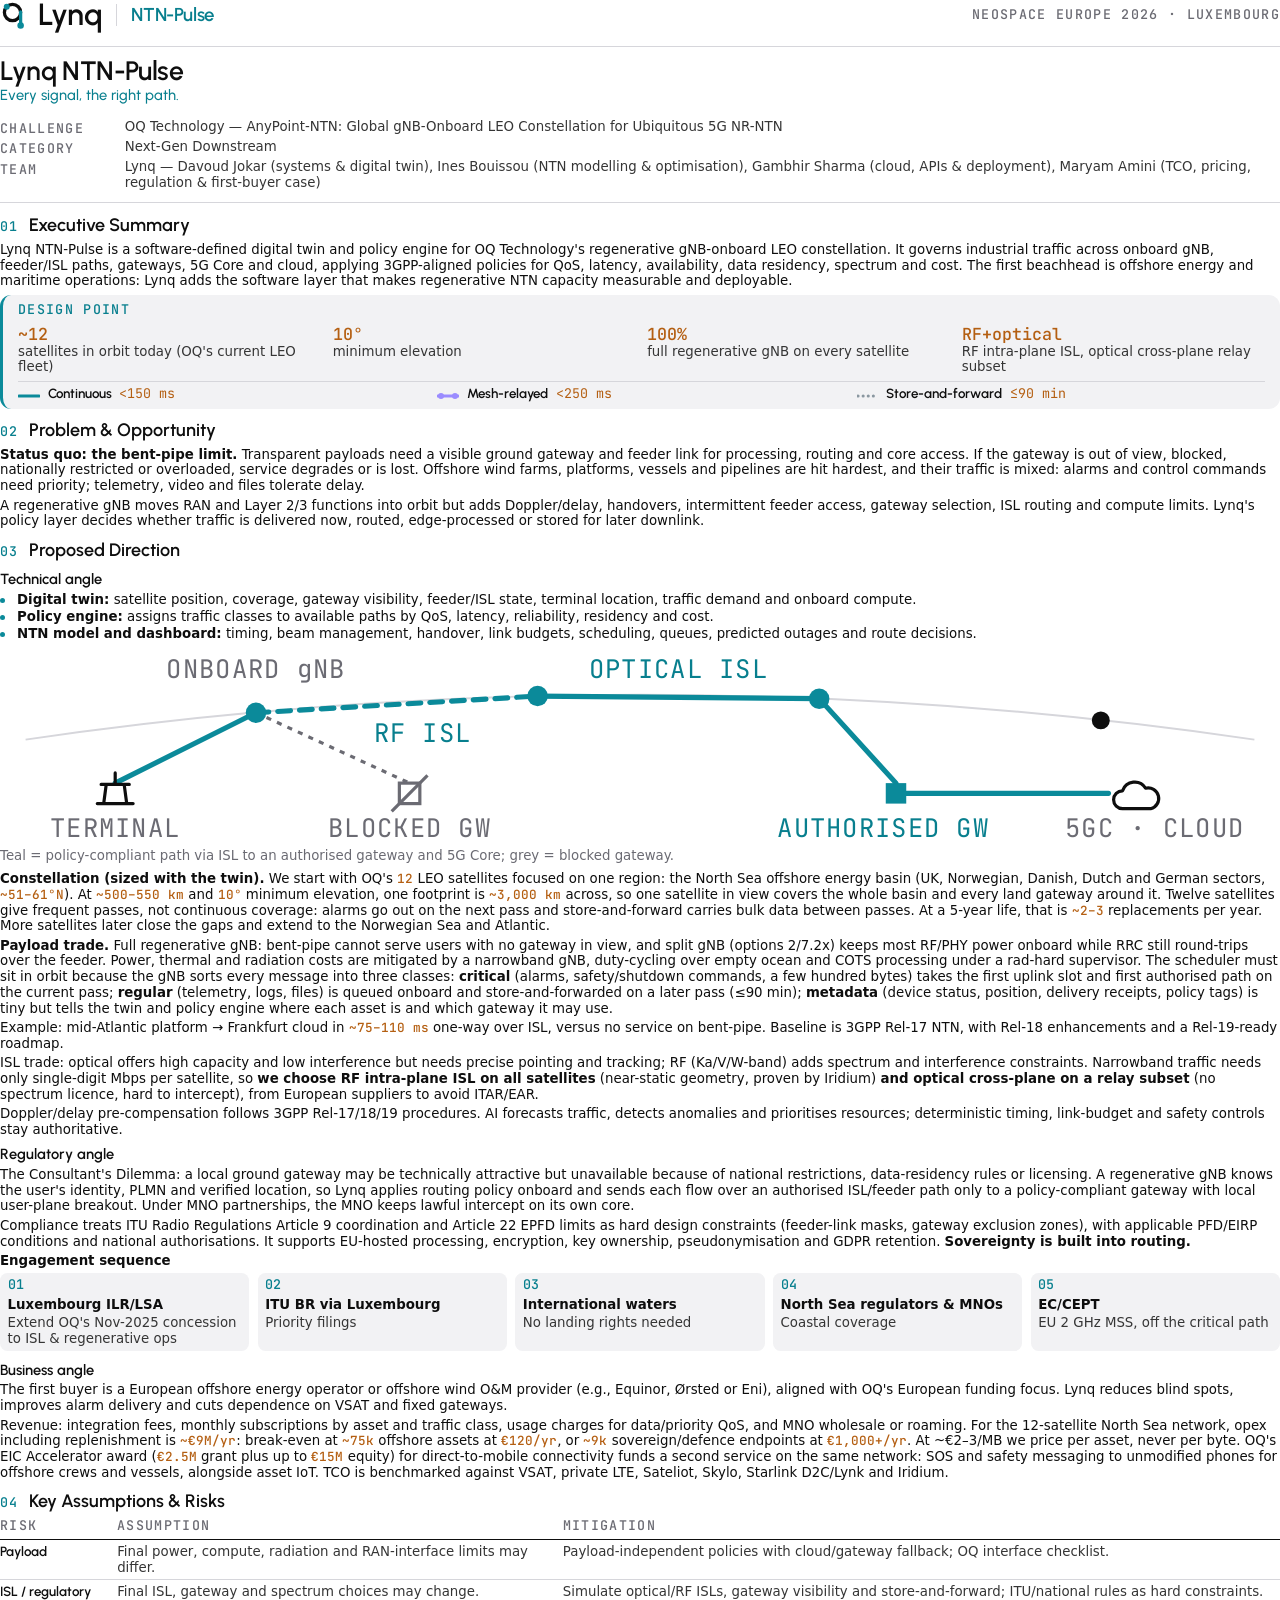
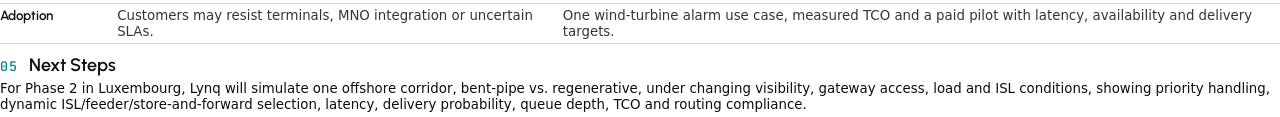
<file: proposal-final/v2-10pt/final.html>
<!doctype html>
<html lang="en" class="lynq-light">
<head>
<meta charset="utf-8">
<title>Lynq NTN-Pulse — Team Proposal</title>
<link rel="preconnect" href="https://fonts.googleapis.com">
<link href="https://fonts.googleapis.com/css2?family=Urbanist:wght@500;600;700&family=JetBrains+Mono:wght@400;500&display=block" rel="stylesheet">
<link href="https://api.fontshare.com/v2/css?f[]=satoshi@400,500,700&display=block" rel="stylesheet">
<style>
  :root{
    --page:#FFFFFF; --text:#0E0E0E; --muted:#353535; --caption:#6B6B73;
    --teal:#0B8A9A; --teal-text:#087F8E; --orange-text:#B45F12; --orange:#FAA055;
    --alert:#D1343A; --rule:#D6D6DB; --panel:#F2F2F4;
    --t-cont:#0B8A9A; --t-mesh:#9B8CFF; --t-snf:#B8C4CC;
    --f-head:'Urbanist','Helvetica Neue',Arial,sans-serif;
    --f-body:'Satoshi','Inter',system-ui,sans-serif;
    --f-mono:'JetBrains Mono',ui-monospace,monospace;
  }
  @page{ size:A4; margin:10mm 14mm 9mm 14mm; }
  *{ box-sizing:border-box; }
  html,body{ margin:0; background:var(--page); color:var(--text); }
  body{ font-family:var(--f-body); font-size:10pt; line-height:11.8pt; -webkit-print-color-adjust:exact; print-color-adjust:exact; }

  /* Header */
  .masthead{ display:flex; align-items:center; justify-content:space-between; padding-bottom:4mm; border-bottom:1px solid var(--rule); }
  .logo{ display:flex; align-items:center; gap:8px; }
  .logo svg{ width:30px; height:30px; }
  .logo .word{ font-family:var(--f-head); font-weight:600; font-size:23pt; letter-spacing:-.025em; line-height:1; }
  .logo .divider{ width:1px; height:22px; background:var(--rule); margin:0 6px; }
  .logo .product{ font-family:var(--f-head); font-weight:600; font-size:14pt; color:var(--teal-text); letter-spacing:-.01em; }
  .label{ font-family:var(--f-mono); font-weight:500; font-size:10pt; letter-spacing:.1em; text-transform:uppercase; color:var(--caption); }
  .masthead .label{ text-align:right; line-height:11.8pt; }

  h1.title{ font-family:var(--f-head); font-weight:600; font-size:20pt; line-height:23pt; margin:2.5mm 0 .3mm; letter-spacing:-.015em; }
  .tagline{ font-family:var(--f-head); font-weight:500; font-size:11pt; color:var(--teal-text); margin:0 0 2mm; }

  .meta{ display:grid; grid-template-columns:29mm 1fr; row-gap:.6mm; column-gap:4mm; font-size:10pt; line-height:11.8pt; color:var(--muted); padding:2mm 0 3mm; border-bottom:1px solid var(--rule); margin-bottom:3mm; }
  .meta .label{ padding-top:.6mm; }

  /* Sections */
  h2{ font-family:var(--f-head); font-weight:600; font-size:13.5pt; line-height:17pt; margin:2.6mm 0 1mm; display:flex; align-items:baseline; gap:3mm; break-after:avoid; }
  h2 .num{ font-family:var(--f-mono); font-weight:500; font-size:10pt; color:var(--teal-text); letter-spacing:.08em; }
  h3{ font-family:var(--f-head); font-weight:600; font-size:11pt; line-height:14pt; margin:2mm 0 .8mm; break-after:avoid; }
  p{ margin:0 0 1mm; color:var(--text); }
  strong{ font-weight:700; }
  .lead{ font-weight:700; }
  ul{ margin:0 0 2.2mm; padding-left:0; list-style:none; }
  li{ position:relative; padding-left:4.5mm; margin-bottom:.4mm; }
  li::before{ content:""; position:absolute; left:0; top:4.6pt; width:5px; height:5px; border-radius:50%; background:var(--teal); }
  .num-o{ font-family:var(--f-mono); font-weight:500; color:var(--orange-text); font-size:.95em; }
  em{ font-style:normal; color:var(--teal-text); font-weight:500; }

  /* Design point panel */
  .design{ background:var(--panel); border-radius:3mm; padding:2mm 4mm; margin:1.5mm 0 1.5mm; break-inside:avoid; border-left:3px solid var(--teal); }
  .design .label{ color:var(--teal-text); margin-bottom:1.5mm; display:block; }
  .kpis{ display:grid; grid-template-columns:repeat(4,1fr); gap:3mm; margin-bottom:1.5mm; }
  .kpi .v{ font-family:var(--f-mono); font-weight:500; font-size:12.5pt; line-height:15pt; white-space:nowrap; color:var(--orange-text); }
  .kpi .k{ font-size:10pt; line-height:11.8pt; color:var(--muted); }
  .tiers{ display:grid; grid-template-columns:repeat(3,1fr); gap:3mm; border-top:1px solid var(--rule); padding-top:1.2mm; }
  .tier{ display:flex; gap:2mm; align-items:center; } .tier > div{ display:flex; gap:2mm; align-items:baseline; }
  .tier svg{ flex:none; margin-top:3px; }
  .tier .n{ font-family:var(--f-head); font-weight:600; font-size:10pt; line-height:11.8pt; }
  .tier .d{ font-family:var(--f-mono); font-size:10pt; color:var(--orange-text); }

  /* Diagram */
  figure{ margin:1.5mm 0 2mm; break-inside:avoid; }
  figure svg{ width:100%; height:auto; display:block; }
  figcaption{ font-size:10pt; line-height:11.8pt; color:var(--caption); margin-top:1.5mm; }

  /* Engagement steps */
  ol.steps{ list-style:none; padding:0; margin:1mm 0 2.5mm; display:grid; grid-template-columns:repeat(5,1fr); gap:2.2mm; break-inside:avoid; }
  ol.steps li{ padding:1.3mm 2mm; margin:0; background:var(--panel); border-radius:2mm; font-size:10pt; line-height:11.8pt; color:var(--muted); }
  ol.steps li::before{ display:none; }
  ol.steps .s{ font-family:var(--f-mono); font-weight:500; font-size:10pt; color:var(--teal-text); display:block; margin-bottom:1mm; }
  ol.steps b{ color:var(--text); font-weight:700; display:block; margin-bottom:.6mm; }

  /* Risk table */
  table{ width:100%; border-collapse:collapse; font-size:10pt; line-height:11.8pt; margin:1mm 0 2mm; break-inside:avoid; }
  th{ text-align:left; font-family:var(--f-mono); font-weight:500; font-size:10pt; letter-spacing:.1em; text-transform:uppercase; color:var(--caption); padding:0 3mm 1.5mm 0; border-bottom:1px solid var(--text); }
  td{ vertical-align:top; padding:1mm 3mm 1mm 0; border-bottom:1px solid var(--rule); color:var(--muted); }
  td:first-child{ font-family:var(--f-head); font-weight:600; color:var(--text); font-size:10pt; width:31mm; }

  /* Roles */
  .roles{ display:grid; grid-template-columns:repeat(4,1fr); gap:2.5mm; margin-top:2mm; break-inside:avoid; }
  .role{ border-top:2px solid var(--teal); padding-top:2mm; }
  .role .n{ font-family:var(--f-head); font-weight:600; font-size:10pt; line-height:11.8pt; }
  .role .r{ font-size:10pt; line-height:11.8pt; color:var(--caption); }

  .footer{ margin-top:4mm; padding-top:3mm; border-top:1px solid var(--rule); display:flex; justify-content:space-between; align-items:center; break-inside:avoid; }
  .footer .credit{ font-family:var(--f-mono); font-size:10pt; letter-spacing:.1em; text-transform:uppercase; color:var(--caption); }
  .footer .credit b{ color:var(--text); font-weight:500; }
</style>
</head>
<body>

<header class="masthead">
  <div class="logo">
    <svg viewBox="0 0 24 24" aria-label="Lynq"><circle cx="10" cy="10" r="6.5" fill="none" stroke="#0E0E0E" stroke-width="2.6"/><path d="M16.5 9.5V19" stroke="#0B8A9A" stroke-width="2.6" stroke-linecap="round"/><circle cx="16.5" cy="20.4" r="2.6" fill="#0B8A9A"/><circle cx="5.4" cy="5.4" r="2.4" fill="#0B8A9A"/></svg>
    <span class="word">Lynq</span>
    <span class="divider"></span>
    <span class="product">NTN-Pulse</span>
  </div>
  <div class="label">NEOSPACE Europe 2026 · Luxembourg</div>
</header>

<h1 class="title">Lynq NTN-Pulse</h1>
<p class="tagline">Every signal, the right path.</p>

<div class="meta">
  <span class="label">Challenge</span><span>OQ Technology — AnyPoint-NTN: Global gNB-Onboard LEO Constellation for Ubiquitous 5G NR-NTN</span>
  <span class="label">Category</span><span>Next-Gen Downstream</span>
  <span class="label">Team</span><span>Lynq — Davoud Jokar (systems &amp; digital twin), Ines Bouissou (NTN modelling &amp; optimisation), Gambhir Sharma (cloud, APIs &amp; deployment), Maryam Amini (TCO, pricing, regulation &amp; first-buyer case)</span>
</div>

<h2><span class="num">01</span>Executive Summary</h2>
<p>Lynq NTN-Pulse is a software-defined digital twin and policy engine for OQ Technology's regenerative gNB-onboard LEO constellation. It governs industrial traffic across onboard gNB, feeder/ISL paths, gateways, 5G Core and cloud, applying 3GPP-aligned policies for QoS, latency, availability, data residency, spectrum and cost. The first beachhead is offshore energy and maritime operations: Lynq adds the software layer that makes regenerative NTN capacity measurable and deployable.</p>

<div class="design">
  <span class="label">Design point</span>
  <div class="kpis">
    <div class="kpi"><div class="v">~12</div><div class="k">satellites in orbit today (OQ's current LEO fleet)</div></div>
    <div class="kpi"><div class="v">10°</div><div class="k">minimum elevation</div></div>
    <div class="kpi"><div class="v">100%</div><div class="k">full regenerative gNB on every satellite</div></div>
    <div class="kpi"><div class="v">RF+optical</div><div class="k">RF intra-plane ISL, optical cross-plane relay subset</div></div>
  </div>
  <div class="tiers">
    <div class="tier"><svg width="22" height="8"><line x1="1" y1="4" x2="21" y2="4" stroke="var(--t-cont)" stroke-width="3" stroke-linecap="round"/></svg><div><div class="n">Continuous</div><div class="d">&lt;150 ms</div></div></div>
    <div class="tier"><svg width="22" height="8"><line x1="1" y1="4" x2="21" y2="4" stroke="var(--t-mesh)" stroke-width="3" stroke-linecap="round"/><circle cx="4" cy="4" r="3" fill="var(--t-mesh)"/><circle cx="18" cy="4" r="3" fill="var(--t-mesh)"/></svg><div><div class="n">Mesh-relayed</div><div class="d">&lt;250 ms</div></div></div>
    <div class="tier"><svg width="22" height="8"><line x1="1" y1="4" x2="21" y2="4" stroke="#8A97A0" stroke-width="3" stroke-linecap="round" stroke-dasharray="0.1 5"/></svg><div><div class="n">Store-and-forward</div><div class="d">≤90 min</div></div></div>
  </div>
</div>


<h2><span class="num">02</span>Problem &amp; Opportunity</h2>
<p><span class="lead">Status quo: the bent-pipe limit.</span> Transparent payloads need a visible ground gateway and feeder link for processing, routing and core access. If the gateway is out of view, blocked, nationally restricted or overloaded, service degrades or is lost. Offshore wind farms, platforms, vessels and pipelines are hit hardest, and their traffic is mixed: alarms and control commands need priority; telemetry, video and files tolerate delay.</p>
<p>A regenerative gNB moves RAN and Layer 2/3 functions into orbit but adds Doppler/delay, handovers, intermittent feeder access, gateway selection, ISL routing and compute limits. Lynq's policy layer decides whether traffic is delivered now, routed, edge-processed or stored for later downlink.</p>

<h2><span class="num">03</span>Proposed Direction</h2>
<h3>Technical angle</h3>
<ul>
  <li><strong>Digital twin:</strong> satellite position, coverage, gateway visibility, feeder/ISL state, terminal location, traffic demand and onboard compute.</li>
  <li><strong>Policy engine:</strong> assigns traffic classes to available paths by QoS, latency, reliability, residency and cost.</li>
  <li><strong>NTN model and dashboard:</strong> timing, beam management, handover, link budgets, scheduling, queues, predicted outages and route decisions.</li>
</ul>
<figure>
<svg viewBox="0 0 1000 150" xmlns="http://www.w3.org/2000/svg" font-family="JetBrains Mono, monospace">
  <path d="M20 70 Q500 0 980 70" fill="none" stroke="#D6D6DB" stroke-width="1.5"/>
  <line x1="90" y1="104" x2="200" y2="49" stroke="#0B8A9A" stroke-width="4" stroke-linecap="round"/>
  <line x1="200" y1="49" x2="420" y2="36" stroke="#0B8A9A" stroke-width="4" stroke-linecap="round" stroke-dasharray="10 7"/>
  <line x1="420" y1="36" x2="640" y2="38" stroke="#0B8A9A" stroke-width="4" stroke-linecap="round"/>
  <line x1="640" y1="38" x2="700" y2="104" stroke="#0B8A9A" stroke-width="4" stroke-linecap="round"/>
  <line x1="200" y1="49" x2="320" y2="104" stroke="#6B6B73" stroke-width="2.5" stroke-dasharray="4 5"/>
  <line x1="708" y1="112" x2="866" y2="112" stroke="#0B8A9A" stroke-width="4" stroke-linecap="round"/>
  <circle cx="200" cy="49" r="8" fill="#0B8A9A"/>
  <circle cx="420" cy="36" r="8" fill="#0B8A9A"/>
  <circle cx="640" cy="38" r="8" fill="#0B8A9A"/>
  <circle cx="860" cy="55" r="7" fill="#0E0E0E"/>
  <g transform="translate(76 96)" fill="none" stroke="#0E0E0E" stroke-width="2.5" stroke-linecap="round" stroke-linejoin="round">
    <path d="M0 24 L28 24 M5 24 L7 9 M23 24 L21 9 M3 9 L25 9 M14 9 L14 0"/>
  </g>
  <rect x="312" y="104" width="16" height="16" fill="none" stroke="#6B6B73" stroke-width="2.5"/>
  <line x1="306" y1="126" x2="334" y2="98" stroke="#6B6B73" stroke-width="2.5"/>
  <rect x="692" y="104" width="16" height="16" fill="#0B8A9A"/>
  <g transform="translate(870 98)" fill="none" stroke="#0E0E0E" stroke-width="2.5" stroke-linecap="round" stroke-linejoin="round">
    <path d="M7 26 a7 7 0 0 1 0-14 a10 10 0 0 1 18-2 a7 7 0 0 1 4 16 Z"/>
  </g>
  <g font-size="20" fill="#6B6B73" letter-spacing="1" text-anchor="middle">
    <text x="90" y="146">TERMINAL</text>
    <text x="200" y="22">ONBOARD gNB</text>
    <text x="330" y="72" fill="#087F8E">RF ISL</text>
    <text x="530" y="22" fill="#087F8E">OPTICAL ISL</text>
    <text x="320" y="146">BLOCKED GW</text>
    <text x="690" y="146" fill="#087F8E">AUTHORISED GW</text>
    <text x="902" y="146">5GC · CLOUD</text>
  </g>
</svg>
<figcaption>Teal = policy-compliant path via ISL to an authorised gateway and 5G Core; grey = blocked gateway.</figcaption>
</figure>

<p><span class="lead">Constellation (sized with the twin).</span> We start with OQ's <span class="num-o">12</span> LEO satellites focused on one region: the North Sea offshore energy basin (UK, Norwegian, Danish, Dutch and German sectors, <span class="num-o">~51–61°N</span>). At <span class="num-o">~500–550 km</span> and <span class="num-o">10°</span> minimum elevation, one footprint is <span class="num-o">~3,000 km</span> across, so one satellite in view covers the whole basin and every land gateway around it. Twelve satellites give frequent passes, not continuous coverage: alarms go out on the next pass and store-and-forward carries bulk data between passes. At a 5-year life, that is <span class="num-o">~2–3</span> replacements per year. More satellites later close the gaps and extend to the Norwegian Sea and Atlantic.</p>
<p><span class="lead">Payload trade.</span> Full regenerative gNB: bent-pipe cannot serve users with no gateway in view, and split gNB (options 2/7.2x) keeps most RF/PHY power onboard while RRC still round-trips over the feeder. Power, thermal and radiation costs are mitigated by a narrowband gNB, duty-cycling over empty ocean and COTS processing under a rad-hard supervisor. The scheduler must sit in orbit because the gNB sorts every message into three classes: <strong>critical</strong> (alarms, safety/shutdown commands, a few hundred bytes) takes the first uplink slot and first authorised path on the current pass; <strong>regular</strong> (telemetry, logs, files) is queued onboard and store-and-forwarded on a later pass (≤90 min); <strong>metadata</strong> (device status, position, delivery receipts, policy tags) is tiny but tells the twin and policy engine where each asset is and which gateway it may use.</p>
<p>Example: mid-Atlantic platform → Frankfurt cloud in <span class="num-o">~75–110 ms</span> one-way over ISL, versus no service on bent-pipe. Baseline is 3GPP Rel-17 NTN, with Rel-18 enhancements and a Rel-19-ready roadmap.</p>
<p>ISL trade: optical offers high capacity and low interference but needs precise pointing and tracking; RF (Ka/V/W-band) adds spectrum and interference constraints. Narrowband traffic needs only single-digit Mbps per satellite, so <strong>we choose RF intra-plane ISL on all satellites</strong> (near-static geometry, proven by Iridium) <strong>and optical cross-plane on a relay subset</strong> (no spectrum licence, hard to intercept), from European suppliers to avoid ITAR/EAR.</p>
<p>Doppler/delay pre-compensation follows 3GPP Rel-17/18/19 procedures. AI forecasts traffic, detects anomalies and prioritises resources; deterministic timing, link-budget and safety controls stay authoritative.</p>

<h3>Regulatory angle</h3>
<p>The Consultant's Dilemma: a local ground gateway may be technically attractive but unavailable because of national restrictions, data-residency rules or licensing. A regenerative gNB knows the user's identity, PLMN and verified location, so Lynq applies routing policy onboard and sends each flow over an authorised ISL/feeder path only to a policy-compliant gateway with local user-plane breakout. Under MNO partnerships, the MNO keeps lawful intercept on its own core.</p>
<p>Compliance treats ITU Radio Regulations Article 9 coordination and Article 22 EPFD limits as hard design constraints (feeder-link masks, gateway exclusion zones), with applicable PFD/EIRP conditions and national authorisations. It supports EU-hosted processing, encryption, key ownership, pseudonymisation and GDPR retention. <strong>Sovereignty is built into routing.</strong></p>
<p class="lead" style="margin-bottom:1mm">Engagement sequence</p>
<ol class="steps">
  <li><span class="s">01</span><b>Luxembourg ILR/LSA</b>Extend OQ's Nov-2025 concession to ISL &amp; regenerative ops</li>
  <li><span class="s">02</span><b>ITU BR via Luxembourg</b>Priority filings</li>
  <li><span class="s">03</span><b>International waters</b>No landing rights needed</li>
  <li><span class="s">04</span><b>North Sea regulators &amp; MNOs</b>Coastal coverage</li>
  <li><span class="s">05</span><b>EC/CEPT</b>EU 2 GHz MSS, off the critical path</li>
</ol>

<h3>Business angle</h3>
<p>The first buyer is a European offshore energy operator or offshore wind O&amp;M provider (e.g., Equinor, Ørsted or Eni), aligned with OQ's European funding focus. Lynq reduces blind spots, improves alarm delivery and cuts dependence on VSAT and fixed gateways.</p>
<p>Revenue: integration fees, monthly subscriptions by asset and traffic class, usage charges for data/priority QoS, and MNO wholesale or roaming. For the 12-satellite North Sea network, opex including replenishment is <span class="num-o">~€9M/yr</span>: break-even at <span class="num-o">~75k</span> offshore assets at <span class="num-o">€120/yr</span>, or <span class="num-o">~9k</span> sovereign/defence endpoints at <span class="num-o">€1,000+/yr</span>. At ~€2–3/MB we price per asset, never per byte. OQ's EIC Accelerator award (<span class="num-o">€2.5M</span> grant plus up to <span class="num-o">€15M</span> equity) for direct-to-mobile connectivity funds a second service on the same network: SOS and safety messaging to unmodified phones for offshore crews and vessels, alongside asset IoT. TCO is benchmarked against VSAT, private LTE, Sateliot, Skylo, Starlink D2C/Lynk and Iridium.</p>

<h2><span class="num">04</span>Key Assumptions &amp; Risks</h2>
<table>
  <thead><tr><th>Risk</th><th>Assumption</th><th>Mitigation</th></tr></thead>
  <tbody>
    <tr><td>Payload</td><td>Final power, compute, radiation and RAN-interface limits may differ.</td><td>Payload-independent policies with cloud/gateway fallback; OQ interface checklist.</td></tr>
    <tr><td>ISL / regulatory</td><td>Final ISL, gateway and spectrum choices may change.</td><td>Simulate optical/RF ISLs, gateway visibility and store-and-forward; ITU/national rules as hard constraints.</td></tr>
    <tr><td>Adoption</td><td>Customers may resist terminals, MNO integration or uncertain SLAs.</td><td>One wind-turbine alarm use case, measured TCO and a paid pilot with latency, availability and delivery targets.</td></tr>
  </tbody>
</table>

<h2><span class="num">05</span>Next Steps</h2>
<p>For Phase 2 in Luxembourg, Lynq will simulate one offshore corridor, bent-pipe vs. regenerative, under changing visibility, gateway access, load and ISL conditions, showing priority handling, dynamic ISL/feeder/store-and-forward selection, latency, delivery probability, queue depth, TCO and routing compliance.</p>

</body>
</html>
</file>
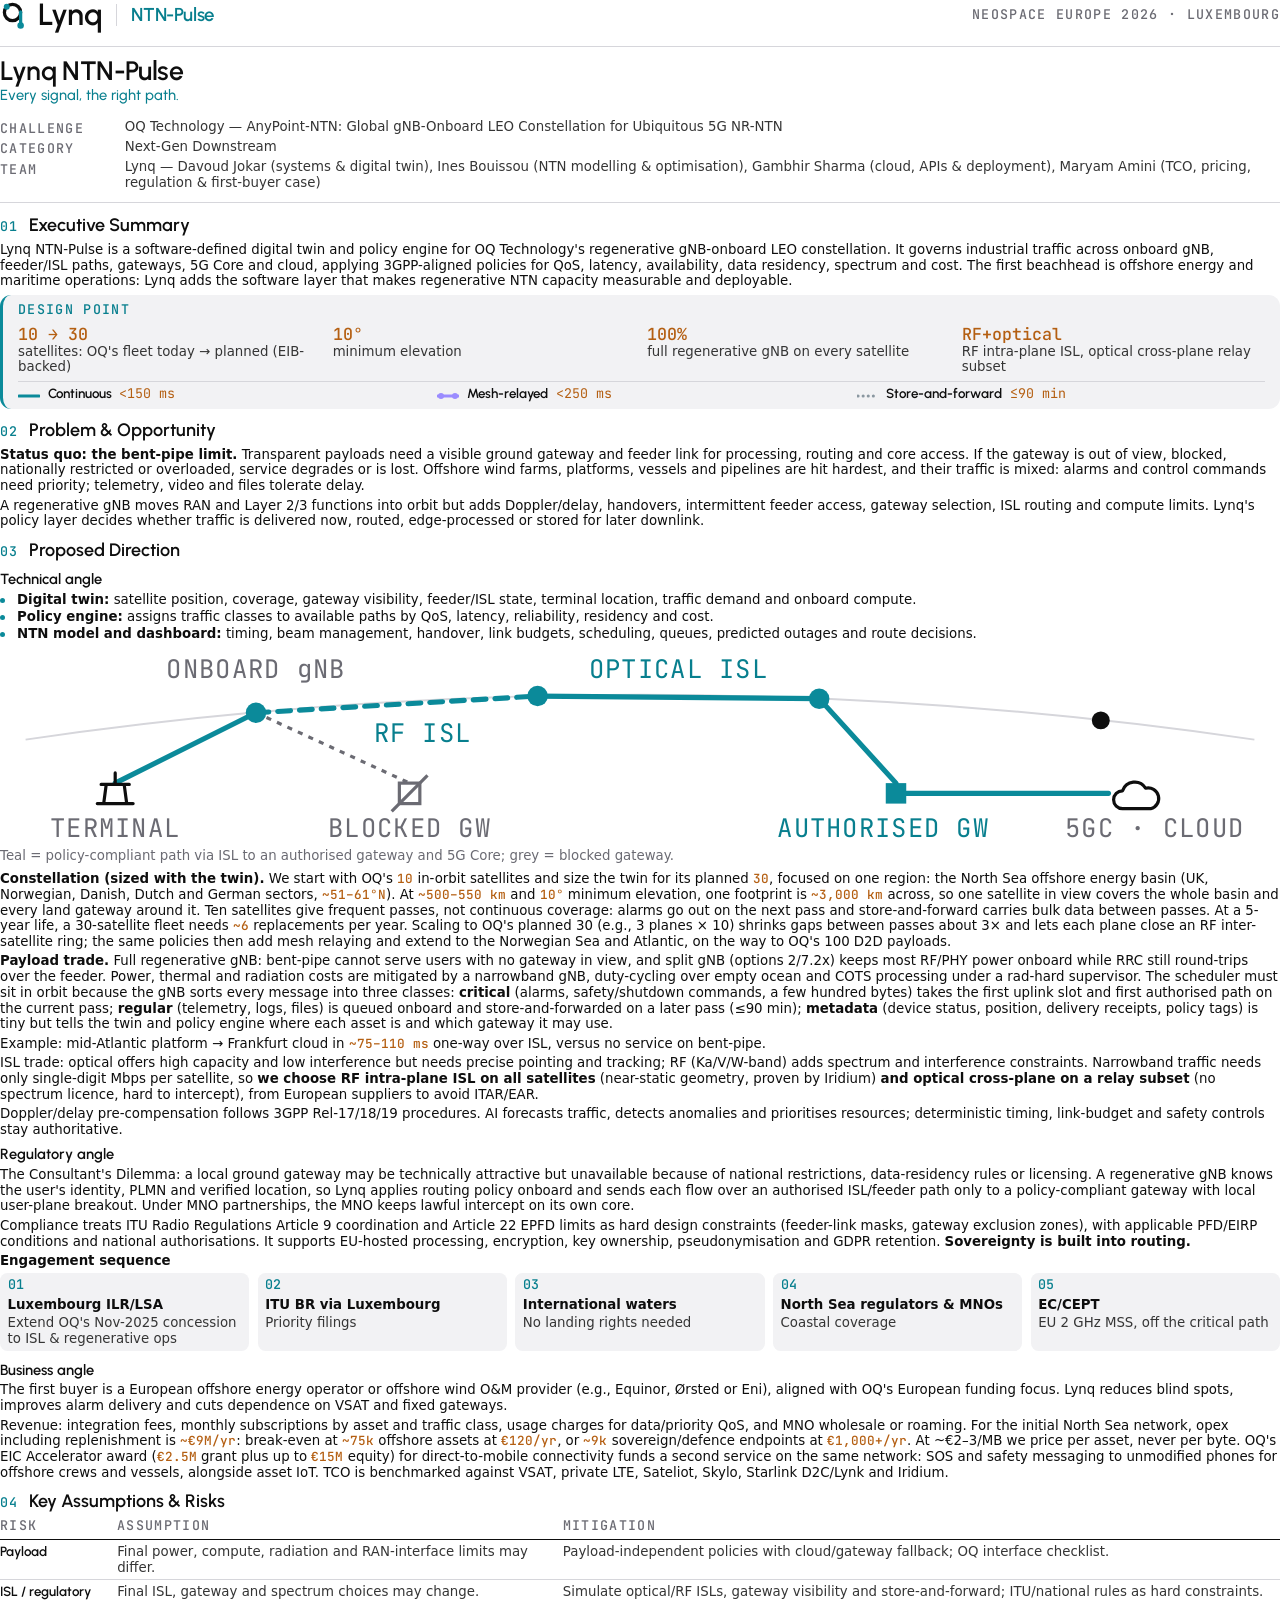
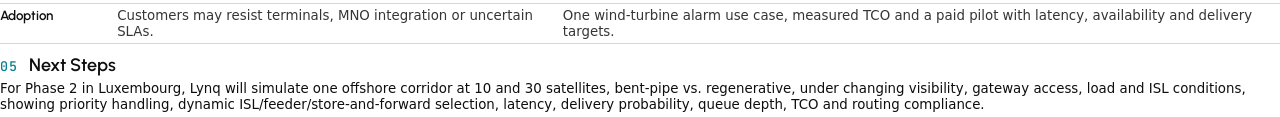
<file: proposal-final/v3-core/final.html>
<!doctype html>
<html lang="en" class="lynq-light">
<head>
<meta charset="utf-8">
<title>Lynq NTN-Pulse — Team Proposal</title>
<link rel="preconnect" href="https://fonts.googleapis.com">
<link href="https://fonts.googleapis.com/css2?family=Urbanist:wght@500;600;700&family=JetBrains+Mono:wght@400;500&display=block" rel="stylesheet">
<link href="https://api.fontshare.com/v2/css?f[]=satoshi@400,500,700&display=block" rel="stylesheet">
<style>
  :root{
    --page:#FFFFFF; --text:#0E0E0E; --muted:#353535; --caption:#6B6B73;
    --teal:#0B8A9A; --teal-text:#087F8E; --orange-text:#B45F12; --orange:#FAA055;
    --alert:#D1343A; --rule:#D6D6DB; --panel:#F2F2F4;
    --t-cont:#0B8A9A; --t-mesh:#9B8CFF; --t-snf:#B8C4CC;
    --f-head:'Urbanist','Helvetica Neue',Arial,sans-serif;
    --f-body:'Satoshi','Inter',system-ui,sans-serif;
    --f-mono:'JetBrains Mono',ui-monospace,monospace;
  }
  @page{ size:A4; margin:10mm 14mm 9mm 14mm; }
  *{ box-sizing:border-box; }
  html,body{ margin:0; background:var(--page); color:var(--text); }
  body{ font-family:var(--f-body); font-size:10pt; line-height:11.8pt; -webkit-print-color-adjust:exact; print-color-adjust:exact; }

  /* Header */
  .masthead{ display:flex; align-items:center; justify-content:space-between; padding-bottom:4mm; border-bottom:1px solid var(--rule); }
  .logo{ display:flex; align-items:center; gap:8px; }
  .logo svg{ width:30px; height:30px; }
  .logo .word{ font-family:var(--f-head); font-weight:600; font-size:23pt; letter-spacing:-.025em; line-height:1; }
  .logo .divider{ width:1px; height:22px; background:var(--rule); margin:0 6px; }
  .logo .product{ font-family:var(--f-head); font-weight:600; font-size:14pt; color:var(--teal-text); letter-spacing:-.01em; }
  .label{ font-family:var(--f-mono); font-weight:500; font-size:10pt; letter-spacing:.1em; text-transform:uppercase; color:var(--caption); }
  .masthead .label{ text-align:right; line-height:11.8pt; }

  h1.title{ font-family:var(--f-head); font-weight:600; font-size:20pt; line-height:23pt; margin:2.5mm 0 .3mm; letter-spacing:-.015em; }
  .tagline{ font-family:var(--f-head); font-weight:500; font-size:11pt; color:var(--teal-text); margin:0 0 2mm; }

  .meta{ display:grid; grid-template-columns:29mm 1fr; row-gap:.6mm; column-gap:4mm; font-size:10pt; line-height:11.8pt; color:var(--muted); padding:2mm 0 3mm; border-bottom:1px solid var(--rule); margin-bottom:3mm; }
  .meta .label{ padding-top:.6mm; }

  /* Sections */
  h2{ font-family:var(--f-head); font-weight:600; font-size:13.5pt; line-height:17pt; margin:2.6mm 0 1mm; display:flex; align-items:baseline; gap:3mm; break-after:avoid; }
  h2 .num{ font-family:var(--f-mono); font-weight:500; font-size:10pt; color:var(--teal-text); letter-spacing:.08em; }
  h3{ font-family:var(--f-head); font-weight:600; font-size:11pt; line-height:14pt; margin:2mm 0 .8mm; break-after:avoid; }
  p{ margin:0 0 1mm; color:var(--text); }
  strong{ font-weight:700; }
  .lead{ font-weight:700; }
  ul{ margin:0 0 2.2mm; padding-left:0; list-style:none; }
  li{ position:relative; padding-left:4.5mm; margin-bottom:.4mm; }
  li::before{ content:""; position:absolute; left:0; top:4.6pt; width:5px; height:5px; border-radius:50%; background:var(--teal); }
  .num-o{ font-family:var(--f-mono); font-weight:500; color:var(--orange-text); font-size:.95em; }
  em{ font-style:normal; color:var(--teal-text); font-weight:500; }

  /* Design point panel */
  .design{ background:var(--panel); border-radius:3mm; padding:2mm 4mm; margin:1.5mm 0 1.5mm; break-inside:avoid; border-left:3px solid var(--teal); }
  .design .label{ color:var(--teal-text); margin-bottom:1.5mm; display:block; }
  .kpis{ display:grid; grid-template-columns:repeat(4,1fr); gap:3mm; margin-bottom:1.5mm; }
  .kpi .v{ font-family:var(--f-mono); font-weight:500; font-size:12.5pt; line-height:15pt; white-space:nowrap; color:var(--orange-text); }
  .kpi .k{ font-size:10pt; line-height:11.8pt; color:var(--muted); }
  .tiers{ display:grid; grid-template-columns:repeat(3,1fr); gap:3mm; border-top:1px solid var(--rule); padding-top:1.2mm; }
  .tier{ display:flex; gap:2mm; align-items:center; } .tier > div{ display:flex; gap:2mm; align-items:baseline; }
  .tier svg{ flex:none; margin-top:3px; }
  .tier .n{ font-family:var(--f-head); font-weight:600; font-size:10pt; line-height:11.8pt; }
  .tier .d{ font-family:var(--f-mono); font-size:10pt; color:var(--orange-text); }

  /* Diagram */
  figure{ margin:1.5mm 0 2mm; break-inside:avoid; }
  figure svg{ width:100%; height:auto; display:block; }
  figcaption{ font-size:10pt; line-height:11.8pt; color:var(--caption); margin-top:1.5mm; }

  /* Engagement steps */
  ol.steps{ list-style:none; padding:0; margin:1mm 0 2.5mm; display:grid; grid-template-columns:repeat(5,1fr); gap:2.2mm; break-inside:avoid; }
  ol.steps li{ padding:1.3mm 2mm; margin:0; background:var(--panel); border-radius:2mm; font-size:10pt; line-height:11.8pt; color:var(--muted); }
  ol.steps li::before{ display:none; }
  ol.steps .s{ font-family:var(--f-mono); font-weight:500; font-size:10pt; color:var(--teal-text); display:block; margin-bottom:1mm; }
  ol.steps b{ color:var(--text); font-weight:700; display:block; margin-bottom:.6mm; }

  /* Risk table */
  table{ width:100%; border-collapse:collapse; font-size:10pt; line-height:11.8pt; margin:1mm 0 2mm; break-inside:avoid; }
  th{ text-align:left; font-family:var(--f-mono); font-weight:500; font-size:10pt; letter-spacing:.1em; text-transform:uppercase; color:var(--caption); padding:0 3mm 1.5mm 0; border-bottom:1px solid var(--text); }
  td{ vertical-align:top; padding:1mm 3mm 1mm 0; border-bottom:1px solid var(--rule); color:var(--muted); }
  td:first-child{ font-family:var(--f-head); font-weight:600; color:var(--text); font-size:10pt; width:31mm; }

  /* Roles */
  .roles{ display:grid; grid-template-columns:repeat(4,1fr); gap:2.5mm; margin-top:2mm; break-inside:avoid; }
  .role{ border-top:2px solid var(--teal); padding-top:2mm; }
  .role .n{ font-family:var(--f-head); font-weight:600; font-size:10pt; line-height:11.8pt; }
  .role .r{ font-size:10pt; line-height:11.8pt; color:var(--caption); }

  .footer{ margin-top:4mm; padding-top:3mm; border-top:1px solid var(--rule); display:flex; justify-content:space-between; align-items:center; break-inside:avoid; }
  .footer .credit{ font-family:var(--f-mono); font-size:10pt; letter-spacing:.1em; text-transform:uppercase; color:var(--caption); }
  .footer .credit b{ color:var(--text); font-weight:500; }
</style>
</head>
<body>

<header class="masthead">
  <div class="logo">
    <svg viewBox="0 0 24 24" aria-label="Lynq"><circle cx="10" cy="10" r="6.5" fill="none" stroke="#0E0E0E" stroke-width="2.6"/><path d="M16.5 9.5V19" stroke="#0B8A9A" stroke-width="2.6" stroke-linecap="round"/><circle cx="16.5" cy="20.4" r="2.6" fill="#0B8A9A"/><circle cx="5.4" cy="5.4" r="2.4" fill="#0B8A9A"/></svg>
    <span class="word">Lynq</span>
    <span class="divider"></span>
    <span class="product">NTN-Pulse</span>
  </div>
  <div class="label">NEOSPACE Europe 2026 · Luxembourg</div>
</header>

<h1 class="title">Lynq NTN-Pulse</h1>
<p class="tagline">Every signal, the right path.</p>

<div class="meta">
  <span class="label">Challenge</span><span>OQ Technology — AnyPoint-NTN: Global gNB-Onboard LEO Constellation for Ubiquitous 5G NR-NTN</span>
  <span class="label">Category</span><span>Next-Gen Downstream</span>
  <span class="label">Team</span><span>Lynq — Davoud Jokar (systems &amp; digital twin), Ines Bouissou (NTN modelling &amp; optimisation), Gambhir Sharma (cloud, APIs &amp; deployment), Maryam Amini (TCO, pricing, regulation &amp; first-buyer case)</span>
</div>

<h2><span class="num">01</span>Executive Summary</h2>
<p>Lynq NTN-Pulse is a software-defined digital twin and policy engine for OQ Technology's regenerative gNB-onboard LEO constellation. It governs industrial traffic across onboard gNB, feeder/ISL paths, gateways, 5G Core and cloud, applying 3GPP-aligned policies for QoS, latency, availability, data residency, spectrum and cost. The first beachhead is offshore energy and maritime operations: Lynq adds the software layer that makes regenerative NTN capacity measurable and deployable.</p>

<div class="design">
  <span class="label">Design point</span>
  <div class="kpis">
    <div class="kpi"><div class="v">10 → 30</div><div class="k">satellites: OQ's fleet today → planned (EIB-backed)</div></div>
    <div class="kpi"><div class="v">10°</div><div class="k">minimum elevation</div></div>
    <div class="kpi"><div class="v">100%</div><div class="k">full regenerative gNB on every satellite</div></div>
    <div class="kpi"><div class="v">RF+optical</div><div class="k">RF intra-plane ISL, optical cross-plane relay subset</div></div>
  </div>
  <div class="tiers">
    <div class="tier"><svg width="22" height="8"><line x1="1" y1="4" x2="21" y2="4" stroke="var(--t-cont)" stroke-width="3" stroke-linecap="round"/></svg><div><div class="n">Continuous</div><div class="d">&lt;150 ms</div></div></div>
    <div class="tier"><svg width="22" height="8"><line x1="1" y1="4" x2="21" y2="4" stroke="var(--t-mesh)" stroke-width="3" stroke-linecap="round"/><circle cx="4" cy="4" r="3" fill="var(--t-mesh)"/><circle cx="18" cy="4" r="3" fill="var(--t-mesh)"/></svg><div><div class="n">Mesh-relayed</div><div class="d">&lt;250 ms</div></div></div>
    <div class="tier"><svg width="22" height="8"><line x1="1" y1="4" x2="21" y2="4" stroke="#8A97A0" stroke-width="3" stroke-linecap="round" stroke-dasharray="0.1 5"/></svg><div><div class="n">Store-and-forward</div><div class="d">≤90 min</div></div></div>
  </div>
</div>


<h2><span class="num">02</span>Problem &amp; Opportunity</h2>
<p><span class="lead">Status quo: the bent-pipe limit.</span> Transparent payloads need a visible ground gateway and feeder link for processing, routing and core access. If the gateway is out of view, blocked, nationally restricted or overloaded, service degrades or is lost. Offshore wind farms, platforms, vessels and pipelines are hit hardest, and their traffic is mixed: alarms and control commands need priority; telemetry, video and files tolerate delay.</p>
<p>A regenerative gNB moves RAN and Layer 2/3 functions into orbit but adds Doppler/delay, handovers, intermittent feeder access, gateway selection, ISL routing and compute limits. Lynq's policy layer decides whether traffic is delivered now, routed, edge-processed or stored for later downlink.</p>

<h2><span class="num">03</span>Proposed Direction</h2>
<h3>Technical angle</h3>
<ul>
  <li><strong>Digital twin:</strong> satellite position, coverage, gateway visibility, feeder/ISL state, terminal location, traffic demand and onboard compute.</li>
  <li><strong>Policy engine:</strong> assigns traffic classes to available paths by QoS, latency, reliability, residency and cost.</li>
  <li><strong>NTN model and dashboard:</strong> timing, beam management, handover, link budgets, scheduling, queues, predicted outages and route decisions.</li>
</ul>
<figure>
<svg viewBox="0 0 1000 150" xmlns="http://www.w3.org/2000/svg" font-family="JetBrains Mono, monospace">
  <path d="M20 70 Q500 0 980 70" fill="none" stroke="#D6D6DB" stroke-width="1.5"/>
  <line x1="90" y1="104" x2="200" y2="49" stroke="#0B8A9A" stroke-width="4" stroke-linecap="round"/>
  <line x1="200" y1="49" x2="420" y2="36" stroke="#0B8A9A" stroke-width="4" stroke-linecap="round" stroke-dasharray="10 7"/>
  <line x1="420" y1="36" x2="640" y2="38" stroke="#0B8A9A" stroke-width="4" stroke-linecap="round"/>
  <line x1="640" y1="38" x2="700" y2="104" stroke="#0B8A9A" stroke-width="4" stroke-linecap="round"/>
  <line x1="200" y1="49" x2="320" y2="104" stroke="#6B6B73" stroke-width="2.5" stroke-dasharray="4 5"/>
  <line x1="708" y1="112" x2="866" y2="112" stroke="#0B8A9A" stroke-width="4" stroke-linecap="round"/>
  <circle cx="200" cy="49" r="8" fill="#0B8A9A"/>
  <circle cx="420" cy="36" r="8" fill="#0B8A9A"/>
  <circle cx="640" cy="38" r="8" fill="#0B8A9A"/>
  <circle cx="860" cy="55" r="7" fill="#0E0E0E"/>
  <g transform="translate(76 96)" fill="none" stroke="#0E0E0E" stroke-width="2.5" stroke-linecap="round" stroke-linejoin="round">
    <path d="M0 24 L28 24 M5 24 L7 9 M23 24 L21 9 M3 9 L25 9 M14 9 L14 0"/>
  </g>
  <rect x="312" y="104" width="16" height="16" fill="none" stroke="#6B6B73" stroke-width="2.5"/>
  <line x1="306" y1="126" x2="334" y2="98" stroke="#6B6B73" stroke-width="2.5"/>
  <rect x="692" y="104" width="16" height="16" fill="#0B8A9A"/>
  <g transform="translate(870 98)" fill="none" stroke="#0E0E0E" stroke-width="2.5" stroke-linecap="round" stroke-linejoin="round">
    <path d="M7 26 a7 7 0 0 1 0-14 a10 10 0 0 1 18-2 a7 7 0 0 1 4 16 Z"/>
  </g>
  <g font-size="20" fill="#6B6B73" letter-spacing="1" text-anchor="middle">
    <text x="90" y="146">TERMINAL</text>
    <text x="200" y="22">ONBOARD gNB</text>
    <text x="330" y="72" fill="#087F8E">RF ISL</text>
    <text x="530" y="22" fill="#087F8E">OPTICAL ISL</text>
    <text x="320" y="146">BLOCKED GW</text>
    <text x="690" y="146" fill="#087F8E">AUTHORISED GW</text>
    <text x="902" y="146">5GC · CLOUD</text>
  </g>
</svg>
<figcaption>Teal = policy-compliant path via ISL to an authorised gateway and 5G Core; grey = blocked gateway.</figcaption>
</figure>

<p><span class="lead">Constellation (sized with the twin).</span> We start with OQ's <span class="num-o">10</span> in-orbit satellites and size the twin for its planned <span class="num-o">30</span>, focused on one region: the North Sea offshore energy basin (UK, Norwegian, Danish, Dutch and German sectors, <span class="num-o">~51–61°N</span>). At <span class="num-o">~500–550 km</span> and <span class="num-o">10°</span> minimum elevation, one footprint is <span class="num-o">~3,000 km</span> across, so one satellite in view covers the whole basin and every land gateway around it. Ten satellites give frequent passes, not continuous coverage: alarms go out on the next pass and store-and-forward carries bulk data between passes. At a 5-year life, a 30-satellite fleet needs <span class="num-o">~6</span> replacements per year. Scaling to OQ's planned 30 (e.g., 3 planes × 10) shrinks gaps between passes about 3× and lets each plane close an RF inter-satellite ring; the same policies then add mesh relaying and extend to the Norwegian Sea and Atlantic, on the way to OQ's 100 D2D payloads.</p>
<p><span class="lead">Payload trade.</span> Full regenerative gNB: bent-pipe cannot serve users with no gateway in view, and split gNB (options 2/7.2x) keeps most RF/PHY power onboard while RRC still round-trips over the feeder. Power, thermal and radiation costs are mitigated by a narrowband gNB, duty-cycling over empty ocean and COTS processing under a rad-hard supervisor. The scheduler must sit in orbit because the gNB sorts every message into three classes: <strong>critical</strong> (alarms, safety/shutdown commands, a few hundred bytes) takes the first uplink slot and first authorised path on the current pass; <strong>regular</strong> (telemetry, logs, files) is queued onboard and store-and-forwarded on a later pass (≤90 min); <strong>metadata</strong> (device status, position, delivery receipts, policy tags) is tiny but tells the twin and policy engine where each asset is and which gateway it may use.</p>
<p>Example: mid-Atlantic platform → Frankfurt cloud in <span class="num-o">~75–110 ms</span> one-way over ISL, versus no service on bent-pipe.</p>
<p>ISL trade: optical offers high capacity and low interference but needs precise pointing and tracking; RF (Ka/V/W-band) adds spectrum and interference constraints. Narrowband traffic needs only single-digit Mbps per satellite, so <strong>we choose RF intra-plane ISL on all satellites</strong> (near-static geometry, proven by Iridium) <strong>and optical cross-plane on a relay subset</strong> (no spectrum licence, hard to intercept), from European suppliers to avoid ITAR/EAR.</p>
<p>Doppler/delay pre-compensation follows 3GPP Rel-17/18/19 procedures. AI forecasts traffic, detects anomalies and prioritises resources; deterministic timing, link-budget and safety controls stay authoritative.</p>

<h3>Regulatory angle</h3>
<p>The Consultant's Dilemma: a local ground gateway may be technically attractive but unavailable because of national restrictions, data-residency rules or licensing. A regenerative gNB knows the user's identity, PLMN and verified location, so Lynq applies routing policy onboard and sends each flow over an authorised ISL/feeder path only to a policy-compliant gateway with local user-plane breakout. Under MNO partnerships, the MNO keeps lawful intercept on its own core.</p>
<p>Compliance treats ITU Radio Regulations Article 9 coordination and Article 22 EPFD limits as hard design constraints (feeder-link masks, gateway exclusion zones), with applicable PFD/EIRP conditions and national authorisations. It supports EU-hosted processing, encryption, key ownership, pseudonymisation and GDPR retention. <strong>Sovereignty is built into routing.</strong></p>
<p class="lead" style="margin-bottom:1mm">Engagement sequence</p>
<ol class="steps">
  <li><span class="s">01</span><b>Luxembourg ILR/LSA</b>Extend OQ's Nov-2025 concession to ISL &amp; regenerative ops</li>
  <li><span class="s">02</span><b>ITU BR via Luxembourg</b>Priority filings</li>
  <li><span class="s">03</span><b>International waters</b>No landing rights needed</li>
  <li><span class="s">04</span><b>North Sea regulators &amp; MNOs</b>Coastal coverage</li>
  <li><span class="s">05</span><b>EC/CEPT</b>EU 2 GHz MSS, off the critical path</li>
</ol>

<h3>Business angle</h3>
<p>The first buyer is a European offshore energy operator or offshore wind O&amp;M provider (e.g., Equinor, Ørsted or Eni), aligned with OQ's European funding focus. Lynq reduces blind spots, improves alarm delivery and cuts dependence on VSAT and fixed gateways.</p>
<p>Revenue: integration fees, monthly subscriptions by asset and traffic class, usage charges for data/priority QoS, and MNO wholesale or roaming. For the initial North Sea network, opex including replenishment is <span class="num-o">~€9M/yr</span>: break-even at <span class="num-o">~75k</span> offshore assets at <span class="num-o">€120/yr</span>, or <span class="num-o">~9k</span> sovereign/defence endpoints at <span class="num-o">€1,000+/yr</span>. At ~€2–3/MB we price per asset, never per byte. OQ's EIC Accelerator award (<span class="num-o">€2.5M</span> grant plus up to <span class="num-o">€15M</span> equity) for direct-to-mobile connectivity funds a second service on the same network: SOS and safety messaging to unmodified phones for offshore crews and vessels, alongside asset IoT. TCO is benchmarked against VSAT, private LTE, Sateliot, Skylo, Starlink D2C/Lynk and Iridium.</p>

<h2><span class="num">04</span>Key Assumptions &amp; Risks</h2>
<table>
  <thead><tr><th>Risk</th><th>Assumption</th><th>Mitigation</th></tr></thead>
  <tbody>
    <tr><td>Payload</td><td>Final power, compute, radiation and RAN-interface limits may differ.</td><td>Payload-independent policies with cloud/gateway fallback; OQ interface checklist.</td></tr>
    <tr><td>ISL / regulatory</td><td>Final ISL, gateway and spectrum choices may change.</td><td>Simulate optical/RF ISLs, gateway visibility and store-and-forward; ITU/national rules as hard constraints.</td></tr>
    <tr><td>Adoption</td><td>Customers may resist terminals, MNO integration or uncertain SLAs.</td><td>One wind-turbine alarm use case, measured TCO and a paid pilot with latency, availability and delivery targets.</td></tr>
  </tbody>
</table>

<h2><span class="num">05</span>Next Steps</h2>
<p>For Phase 2 in Luxembourg, Lynq will simulate one offshore corridor at 10 and 30 satellites, bent-pipe vs. regenerative, under changing visibility, gateway access, load and ISL conditions, showing priority handling, dynamic ISL/feeder/store-and-forward selection, latency, delivery probability, queue depth, TCO and routing compliance.</p>

</body>
</html>
</file>
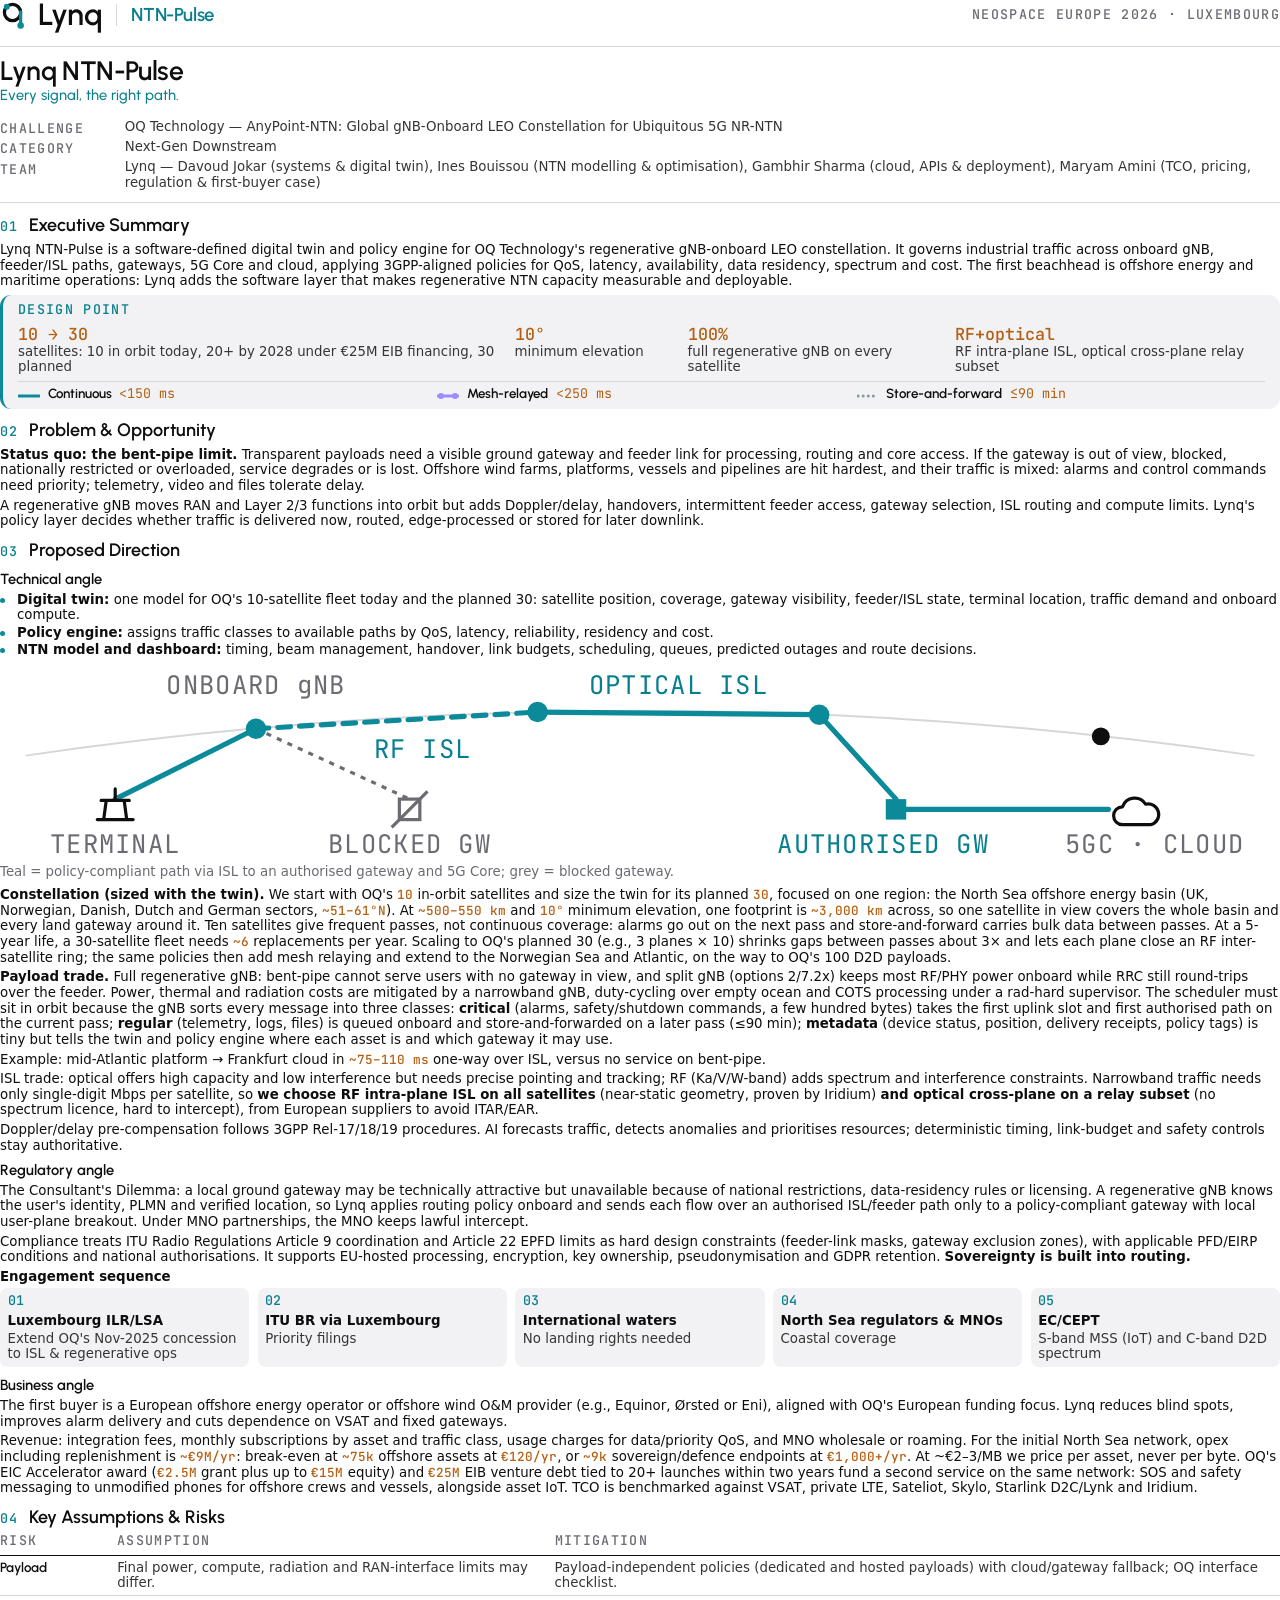
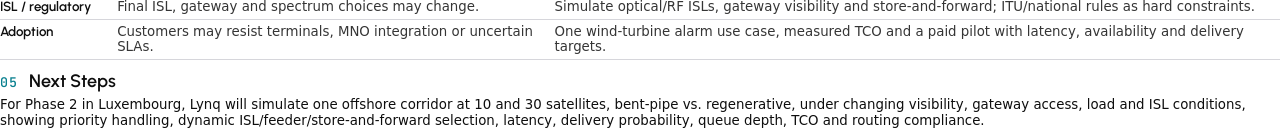
<file: proposal-final/v4-10sats/final.html>
<!doctype html>
<html lang="en" class="lynq-light">
<head>
<meta charset="utf-8">
<title>Lynq NTN-Pulse — Team Proposal</title>
<link rel="preconnect" href="https://fonts.googleapis.com">
<link href="https://fonts.googleapis.com/css2?family=Urbanist:wght@500;600;700&family=JetBrains+Mono:wght@400;500&display=block" rel="stylesheet">
<link href="https://api.fontshare.com/v2/css?f[]=satoshi@400,500,700&display=block" rel="stylesheet">
<style>
  :root{
    --page:#FFFFFF; --text:#0E0E0E; --muted:#353535; --caption:#6B6B73;
    --teal:#0B8A9A; --teal-text:#087F8E; --orange-text:#B45F12; --orange:#FAA055;
    --alert:#D1343A; --rule:#D6D6DB; --panel:#F2F2F4;
    --t-cont:#0B8A9A; --t-mesh:#9B8CFF; --t-snf:#B8C4CC;
    --f-head:'Urbanist','Helvetica Neue',Arial,sans-serif;
    --f-body:'Satoshi','Inter',system-ui,sans-serif;
    --f-mono:'JetBrains Mono',ui-monospace,monospace;
  }
  @page{ size:A4; margin:10mm 14mm 9mm 14mm; }
  *{ box-sizing:border-box; }
  html,body{ margin:0; background:var(--page); color:var(--text); }
  body{ font-family:var(--f-body); font-size:10pt; line-height:11.8pt; -webkit-print-color-adjust:exact; print-color-adjust:exact; }

  /* Header */
  .masthead{ display:flex; align-items:center; justify-content:space-between; padding-bottom:4mm; border-bottom:1px solid var(--rule); }
  .logo{ display:flex; align-items:center; gap:8px; }
  .logo svg{ width:30px; height:30px; }
  .logo .word{ font-family:var(--f-head); font-weight:600; font-size:23pt; letter-spacing:-.025em; line-height:1; }
  .logo .divider{ width:1px; height:22px; background:var(--rule); margin:0 6px; }
  .logo .product{ font-family:var(--f-head); font-weight:600; font-size:14pt; color:var(--teal-text); letter-spacing:-.01em; }
  .label{ font-family:var(--f-mono); font-weight:500; font-size:10pt; letter-spacing:.1em; text-transform:uppercase; color:var(--caption); }
  .masthead .label{ text-align:right; line-height:11.8pt; }

  h1.title{ font-family:var(--f-head); font-weight:600; font-size:20pt; line-height:23pt; margin:2.5mm 0 .3mm; letter-spacing:-.015em; }
  .tagline{ font-family:var(--f-head); font-weight:500; font-size:11pt; color:var(--teal-text); margin:0 0 2mm; }

  .meta{ display:grid; grid-template-columns:29mm 1fr; row-gap:.6mm; column-gap:4mm; font-size:10pt; line-height:11.8pt; color:var(--muted); padding:2mm 0 3mm; border-bottom:1px solid var(--rule); margin-bottom:3mm; }
  .meta .label{ padding-top:.6mm; }

  /* Sections */
  h2{ font-family:var(--f-head); font-weight:600; font-size:13.5pt; line-height:17pt; margin:2.6mm 0 1mm; display:flex; align-items:baseline; gap:3mm; break-after:avoid; }
  h2 .num{ font-family:var(--f-mono); font-weight:500; font-size:10pt; color:var(--teal-text); letter-spacing:.08em; }
  h3{ font-family:var(--f-head); font-weight:600; font-size:11pt; line-height:14pt; margin:2mm 0 .8mm; break-after:avoid; }
  p{ margin:0 0 1mm; color:var(--text); }
  strong{ font-weight:700; }
  .lead{ font-weight:700; }
  ul{ margin:0 0 2.2mm; padding-left:0; list-style:none; }
  li{ position:relative; padding-left:4.5mm; margin-bottom:.4mm; }
  li::before{ content:""; position:absolute; left:0; top:4.6pt; width:5px; height:5px; border-radius:50%; background:var(--teal); }
  .num-o{ font-family:var(--f-mono); font-weight:500; color:var(--orange-text); font-size:.95em; }
  em{ font-style:normal; color:var(--teal-text); font-weight:500; }

  /* Design point panel */
  .design{ background:var(--panel); border-radius:3mm; padding:2mm 4mm; margin:1.5mm 0 1.5mm; break-inside:avoid; border-left:3px solid var(--teal); }
  .design .label{ color:var(--teal-text); margin-bottom:1.5mm; display:block; }
  .kpis{ display:grid; grid-template-columns:1.8fr .6fr .95fr 1.15fr; gap:3mm; margin-bottom:1.5mm; }
  .kpi .v{ font-family:var(--f-mono); font-weight:500; font-size:12.5pt; line-height:15pt; white-space:nowrap; color:var(--orange-text); }
  .kpi .k{ font-size:10pt; line-height:11.8pt; color:var(--muted); }
  .tiers{ display:grid; grid-template-columns:repeat(3,1fr); gap:3mm; border-top:1px solid var(--rule); padding-top:1.2mm; }
  .tier{ display:flex; gap:2mm; align-items:center; } .tier > div{ display:flex; gap:2mm; align-items:baseline; }
  .tier svg{ flex:none; margin-top:3px; }
  .tier .n{ font-family:var(--f-head); font-weight:600; font-size:10pt; line-height:11.8pt; }
  .tier .d{ font-family:var(--f-mono); font-size:10pt; color:var(--orange-text); }

  /* Diagram */
  figure{ margin:1.5mm 0 2mm; break-inside:avoid; }
  figure svg{ width:100%; height:auto; display:block; }
  figcaption{ font-size:10pt; line-height:11.8pt; color:var(--caption); margin-top:1.5mm; }

  /* Engagement steps */
  ol.steps{ list-style:none; padding:0; margin:1mm 0 2.5mm; display:grid; grid-template-columns:repeat(5,1fr); gap:2.2mm; break-inside:avoid; }
  ol.steps li{ padding:1.3mm 2mm; margin:0; background:var(--panel); border-radius:2mm; font-size:10pt; line-height:11.8pt; color:var(--muted); }
  ol.steps li::before{ display:none; }
  ol.steps .s{ font-family:var(--f-mono); font-weight:500; font-size:10pt; color:var(--teal-text); display:block; margin-bottom:1mm; }
  ol.steps b{ color:var(--text); font-weight:700; display:block; margin-bottom:.6mm; }

  /* Risk table */
  table{ width:100%; border-collapse:collapse; font-size:10pt; line-height:11.8pt; margin:1mm 0 2mm; break-inside:avoid; }
  th{ text-align:left; font-family:var(--f-mono); font-weight:500; font-size:10pt; letter-spacing:.1em; text-transform:uppercase; color:var(--caption); padding:0 3mm 1.5mm 0; border-bottom:1px solid var(--text); }
  td{ vertical-align:top; padding:1mm 3mm 1mm 0; border-bottom:1px solid var(--rule); color:var(--muted); }
  td:first-child{ font-family:var(--f-head); font-weight:600; color:var(--text); font-size:10pt; width:31mm; }

  /* Roles */
  .roles{ display:grid; grid-template-columns:repeat(4,1fr); gap:2.5mm; margin-top:2mm; break-inside:avoid; }
  .role{ border-top:2px solid var(--teal); padding-top:2mm; }
  .role .n{ font-family:var(--f-head); font-weight:600; font-size:10pt; line-height:11.8pt; }
  .role .r{ font-size:10pt; line-height:11.8pt; color:var(--caption); }

  .footer{ margin-top:4mm; padding-top:3mm; border-top:1px solid var(--rule); display:flex; justify-content:space-between; align-items:center; break-inside:avoid; }
  .footer .credit{ font-family:var(--f-mono); font-size:10pt; letter-spacing:.1em; text-transform:uppercase; color:var(--caption); }
  .footer .credit b{ color:var(--text); font-weight:500; }
</style>
</head>
<body>

<header class="masthead">
  <div class="logo">
    <svg viewBox="0 0 24 24" aria-label="Lynq"><circle cx="10" cy="10" r="6.5" fill="none" stroke="#0E0E0E" stroke-width="2.6"/><path d="M16.5 9.5V19" stroke="#0B8A9A" stroke-width="2.6" stroke-linecap="round"/><circle cx="16.5" cy="20.4" r="2.6" fill="#0B8A9A"/><circle cx="5.4" cy="5.4" r="2.4" fill="#0B8A9A"/></svg>
    <span class="word">Lynq</span>
    <span class="divider"></span>
    <span class="product">NTN-Pulse</span>
  </div>
  <div class="label">NEOSPACE Europe 2026 · Luxembourg</div>
</header>

<h1 class="title">Lynq NTN-Pulse</h1>
<p class="tagline">Every signal, the right path.</p>

<div class="meta">
  <span class="label">Challenge</span><span>OQ Technology — AnyPoint-NTN: Global gNB-Onboard LEO Constellation for Ubiquitous 5G NR-NTN</span>
  <span class="label">Category</span><span>Next-Gen Downstream</span>
  <span class="label">Team</span><span>Lynq — Davoud Jokar (systems &amp; digital twin), Ines Bouissou (NTN modelling &amp; optimisation), Gambhir Sharma (cloud, APIs &amp; deployment), Maryam Amini (TCO, pricing, regulation &amp; first-buyer case)</span>
</div>

<h2><span class="num">01</span>Executive Summary</h2>
<p>Lynq NTN-Pulse is a software-defined digital twin and policy engine for OQ Technology's regenerative gNB-onboard LEO constellation. It governs industrial traffic across onboard gNB, feeder/ISL paths, gateways, 5G Core and cloud, applying 3GPP-aligned policies for QoS, latency, availability, data residency, spectrum and cost. The first beachhead is offshore energy and maritime operations: Lynq adds the software layer that makes regenerative NTN capacity measurable and deployable.</p>

<div class="design">
  <span class="label">Design point</span>
  <div class="kpis">
    <div class="kpi"><div class="v">10 → 30</div><div class="k">satellites: 10 in orbit today, 20+ by 2028 under €25M EIB financing, 30 planned</div></div>
    <div class="kpi"><div class="v">10°</div><div class="k">minimum elevation</div></div>
    <div class="kpi"><div class="v">100%</div><div class="k">full regenerative gNB on every satellite</div></div>
    <div class="kpi"><div class="v">RF+optical</div><div class="k">RF intra-plane ISL, optical cross-plane relay subset</div></div>
  </div>
  <div class="tiers">
    <div class="tier"><svg width="22" height="8"><line x1="1" y1="4" x2="21" y2="4" stroke="var(--t-cont)" stroke-width="3" stroke-linecap="round"/></svg><div><div class="n">Continuous</div><div class="d">&lt;150 ms</div></div></div>
    <div class="tier"><svg width="22" height="8"><line x1="1" y1="4" x2="21" y2="4" stroke="var(--t-mesh)" stroke-width="3" stroke-linecap="round"/><circle cx="4" cy="4" r="3" fill="var(--t-mesh)"/><circle cx="18" cy="4" r="3" fill="var(--t-mesh)"/></svg><div><div class="n">Mesh-relayed</div><div class="d">&lt;250 ms</div></div></div>
    <div class="tier"><svg width="22" height="8"><line x1="1" y1="4" x2="21" y2="4" stroke="#8A97A0" stroke-width="3" stroke-linecap="round" stroke-dasharray="0.1 5"/></svg><div><div class="n">Store-and-forward</div><div class="d">≤90 min</div></div></div>
  </div>
</div>


<h2><span class="num">02</span>Problem &amp; Opportunity</h2>
<p><span class="lead">Status quo: the bent-pipe limit.</span> Transparent payloads need a visible ground gateway and feeder link for processing, routing and core access. If the gateway is out of view, blocked, nationally restricted or overloaded, service degrades or is lost. Offshore wind farms, platforms, vessels and pipelines are hit hardest, and their traffic is mixed: alarms and control commands need priority; telemetry, video and files tolerate delay.</p>
<p>A regenerative gNB moves RAN and Layer 2/3 functions into orbit but adds Doppler/delay, handovers, intermittent feeder access, gateway selection, ISL routing and compute limits. Lynq's policy layer decides whether traffic is delivered now, routed, edge-processed or stored for later downlink.</p>

<h2><span class="num">03</span>Proposed Direction</h2>
<h3>Technical angle</h3>
<ul>
  <li><strong>Digital twin:</strong> one model for OQ's 10-satellite fleet today and the planned 30: satellite position, coverage, gateway visibility, feeder/ISL state, terminal location, traffic demand and onboard compute.</li>
  <li><strong>Policy engine:</strong> assigns traffic classes to available paths by QoS, latency, reliability, residency and cost.</li>
  <li><strong>NTN model and dashboard:</strong> timing, beam management, handover, link budgets, scheduling, queues, predicted outages and route decisions.</li>
</ul>
<figure>
<svg viewBox="0 0 1000 150" xmlns="http://www.w3.org/2000/svg" font-family="JetBrains Mono, monospace">
  <path d="M20 70 Q500 0 980 70" fill="none" stroke="#D6D6DB" stroke-width="1.5"/>
  <line x1="90" y1="104" x2="200" y2="49" stroke="#0B8A9A" stroke-width="4" stroke-linecap="round"/>
  <line x1="200" y1="49" x2="420" y2="36" stroke="#0B8A9A" stroke-width="4" stroke-linecap="round" stroke-dasharray="10 7"/>
  <line x1="420" y1="36" x2="640" y2="38" stroke="#0B8A9A" stroke-width="4" stroke-linecap="round"/>
  <line x1="640" y1="38" x2="700" y2="104" stroke="#0B8A9A" stroke-width="4" stroke-linecap="round"/>
  <line x1="200" y1="49" x2="320" y2="104" stroke="#6B6B73" stroke-width="2.5" stroke-dasharray="4 5"/>
  <line x1="708" y1="112" x2="866" y2="112" stroke="#0B8A9A" stroke-width="4" stroke-linecap="round"/>
  <circle cx="200" cy="49" r="8" fill="#0B8A9A"/>
  <circle cx="420" cy="36" r="8" fill="#0B8A9A"/>
  <circle cx="640" cy="38" r="8" fill="#0B8A9A"/>
  <circle cx="860" cy="55" r="7" fill="#0E0E0E"/>
  <g transform="translate(76 96)" fill="none" stroke="#0E0E0E" stroke-width="2.5" stroke-linecap="round" stroke-linejoin="round">
    <path d="M0 24 L28 24 M5 24 L7 9 M23 24 L21 9 M3 9 L25 9 M14 9 L14 0"/>
  </g>
  <rect x="312" y="104" width="16" height="16" fill="none" stroke="#6B6B73" stroke-width="2.5"/>
  <line x1="306" y1="126" x2="334" y2="98" stroke="#6B6B73" stroke-width="2.5"/>
  <rect x="692" y="104" width="16" height="16" fill="#0B8A9A"/>
  <g transform="translate(870 98)" fill="none" stroke="#0E0E0E" stroke-width="2.5" stroke-linecap="round" stroke-linejoin="round">
    <path d="M7 26 a7 7 0 0 1 0-14 a10 10 0 0 1 18-2 a7 7 0 0 1 4 16 Z"/>
  </g>
  <g font-size="20" fill="#6B6B73" letter-spacing="1" text-anchor="middle">
    <text x="90" y="146">TERMINAL</text>
    <text x="200" y="22">ONBOARD gNB</text>
    <text x="330" y="72" fill="#087F8E">RF ISL</text>
    <text x="530" y="22" fill="#087F8E">OPTICAL ISL</text>
    <text x="320" y="146">BLOCKED GW</text>
    <text x="690" y="146" fill="#087F8E">AUTHORISED GW</text>
    <text x="902" y="146">5GC · CLOUD</text>
  </g>
</svg>
<figcaption>Teal = policy-compliant path via ISL to an authorised gateway and 5G Core; grey = blocked gateway.</figcaption>
</figure>

<p><span class="lead">Constellation (sized with the twin).</span> We start with OQ's <span class="num-o">10</span> in-orbit satellites and size the twin for its planned <span class="num-o">30</span>, focused on one region: the North Sea offshore energy basin (UK, Norwegian, Danish, Dutch and German sectors, <span class="num-o">~51–61°N</span>). At <span class="num-o">~500–550 km</span> and <span class="num-o">10°</span> minimum elevation, one footprint is <span class="num-o">~3,000 km</span> across, so one satellite in view covers the whole basin and every land gateway around it. Ten satellites give frequent passes, not continuous coverage: alarms go out on the next pass and store-and-forward carries bulk data between passes. At a 5-year life, a 30-satellite fleet needs <span class="num-o">~6</span> replacements per year. Scaling to OQ's planned 30 (e.g., 3 planes × 10) shrinks gaps between passes about 3× and lets each plane close an RF inter-satellite ring; the same policies then add mesh relaying and extend to the Norwegian Sea and Atlantic, on the way to OQ's 100 D2D payloads.</p>
<p><span class="lead">Payload trade.</span> Full regenerative gNB: bent-pipe cannot serve users with no gateway in view, and split gNB (options 2/7.2x) keeps most RF/PHY power onboard while RRC still round-trips over the feeder. Power, thermal and radiation costs are mitigated by a narrowband gNB, duty-cycling over empty ocean and COTS processing under a rad-hard supervisor. The scheduler must sit in orbit because the gNB sorts every message into three classes: <strong>critical</strong> (alarms, safety/shutdown commands, a few hundred bytes) takes the first uplink slot and first authorised path on the current pass; <strong>regular</strong> (telemetry, logs, files) is queued onboard and store-and-forwarded on a later pass (≤90 min); <strong>metadata</strong> (device status, position, delivery receipts, policy tags) is tiny but tells the twin and policy engine where each asset is and which gateway it may use.</p>
<p>Example: mid-Atlantic platform → Frankfurt cloud in <span class="num-o">~75–110 ms</span> one-way over ISL, versus no service on bent-pipe.</p>
<p>ISL trade: optical offers high capacity and low interference but needs precise pointing and tracking; RF (Ka/V/W-band) adds spectrum and interference constraints. Narrowband traffic needs only single-digit Mbps per satellite, so <strong>we choose RF intra-plane ISL on all satellites</strong> (near-static geometry, proven by Iridium) <strong>and optical cross-plane on a relay subset</strong> (no spectrum licence, hard to intercept), from European suppliers to avoid ITAR/EAR.</p>
<p>Doppler/delay pre-compensation follows 3GPP Rel-17/18/19 procedures. AI forecasts traffic, detects anomalies and prioritises resources; deterministic timing, link-budget and safety controls stay authoritative.</p>

<h3>Regulatory angle</h3>
<p>The Consultant's Dilemma: a local ground gateway may be technically attractive but unavailable because of national restrictions, data-residency rules or licensing. A regenerative gNB knows the user's identity, PLMN and verified location, so Lynq applies routing policy onboard and sends each flow over an authorised ISL/feeder path only to a policy-compliant gateway with local user-plane breakout. Under MNO partnerships, the MNO keeps lawful intercept.</p>
<p>Compliance treats ITU Radio Regulations Article 9 coordination and Article 22 EPFD limits as hard design constraints (feeder-link masks, gateway exclusion zones), with applicable PFD/EIRP conditions and national authorisations. It supports EU-hosted processing, encryption, key ownership, pseudonymisation and GDPR retention. <strong>Sovereignty is built into routing.</strong></p>
<p class="lead" style="margin-bottom:1mm">Engagement sequence</p>
<ol class="steps">
  <li><span class="s">01</span><b>Luxembourg ILR/LSA</b>Extend OQ's Nov-2025 concession to ISL &amp; regenerative ops</li>
  <li><span class="s">02</span><b>ITU BR via Luxembourg</b>Priority filings</li>
  <li><span class="s">03</span><b>International waters</b>No landing rights needed</li>
  <li><span class="s">04</span><b>North Sea regulators &amp; MNOs</b>Coastal coverage</li>
  <li><span class="s">05</span><b>EC/CEPT</b>S-band MSS (IoT) and C-band D2D spectrum</li>
</ol>

<h3>Business angle</h3>
<p>The first buyer is a European offshore energy operator or offshore wind O&amp;M provider (e.g., Equinor, Ørsted or Eni), aligned with OQ's European funding focus. Lynq reduces blind spots, improves alarm delivery and cuts dependence on VSAT and fixed gateways.</p>
<p>Revenue: integration fees, monthly subscriptions by asset and traffic class, usage charges for data/priority QoS, and MNO wholesale or roaming. For the initial North Sea network, opex including replenishment is <span class="num-o">~€9M/yr</span>: break-even at <span class="num-o">~75k</span> offshore assets at <span class="num-o">€120/yr</span>, or <span class="num-o">~9k</span> sovereign/defence endpoints at <span class="num-o">€1,000+/yr</span>. At ~€2–3/MB we price per asset, never per byte. OQ's EIC Accelerator award (<span class="num-o">€2.5M</span> grant plus up to <span class="num-o">€15M</span> equity) and <span class="num-o">€25M</span> EIB venture debt tied to 20+ launches within two years fund a second service on the same network: SOS and safety messaging to unmodified phones for offshore crews and vessels, alongside asset IoT. TCO is benchmarked against VSAT, private LTE, Sateliot, Skylo, Starlink D2C/Lynk and Iridium.</p>

<h2><span class="num">04</span>Key Assumptions &amp; Risks</h2>
<table>
  <thead><tr><th>Risk</th><th>Assumption</th><th>Mitigation</th></tr></thead>
  <tbody>
    <tr><td>Payload</td><td>Final power, compute, radiation and RAN-interface limits may differ.</td><td>Payload-independent policies (dedicated and hosted payloads) with cloud/gateway fallback; OQ interface checklist.</td></tr>
    <tr><td>ISL / regulatory</td><td>Final ISL, gateway and spectrum choices may change.</td><td>Simulate optical/RF ISLs, gateway visibility and store-and-forward; ITU/national rules as hard constraints.</td></tr>
    <tr><td>Adoption</td><td>Customers may resist terminals, MNO integration or uncertain SLAs.</td><td>One wind-turbine alarm use case, measured TCO and a paid pilot with latency, availability and delivery targets.</td></tr>
  </tbody>
</table>

<h2><span class="num">05</span>Next Steps</h2>
<p>For Phase 2 in Luxembourg, Lynq will simulate one offshore corridor at 10 and 30 satellites, bent-pipe vs. regenerative, under changing visibility, gateway access, load and ISL conditions, showing priority handling, dynamic ISL/feeder/store-and-forward selection, latency, delivery probability, queue depth, TCO and routing compliance.</p>

</body>
</html>
</file>
